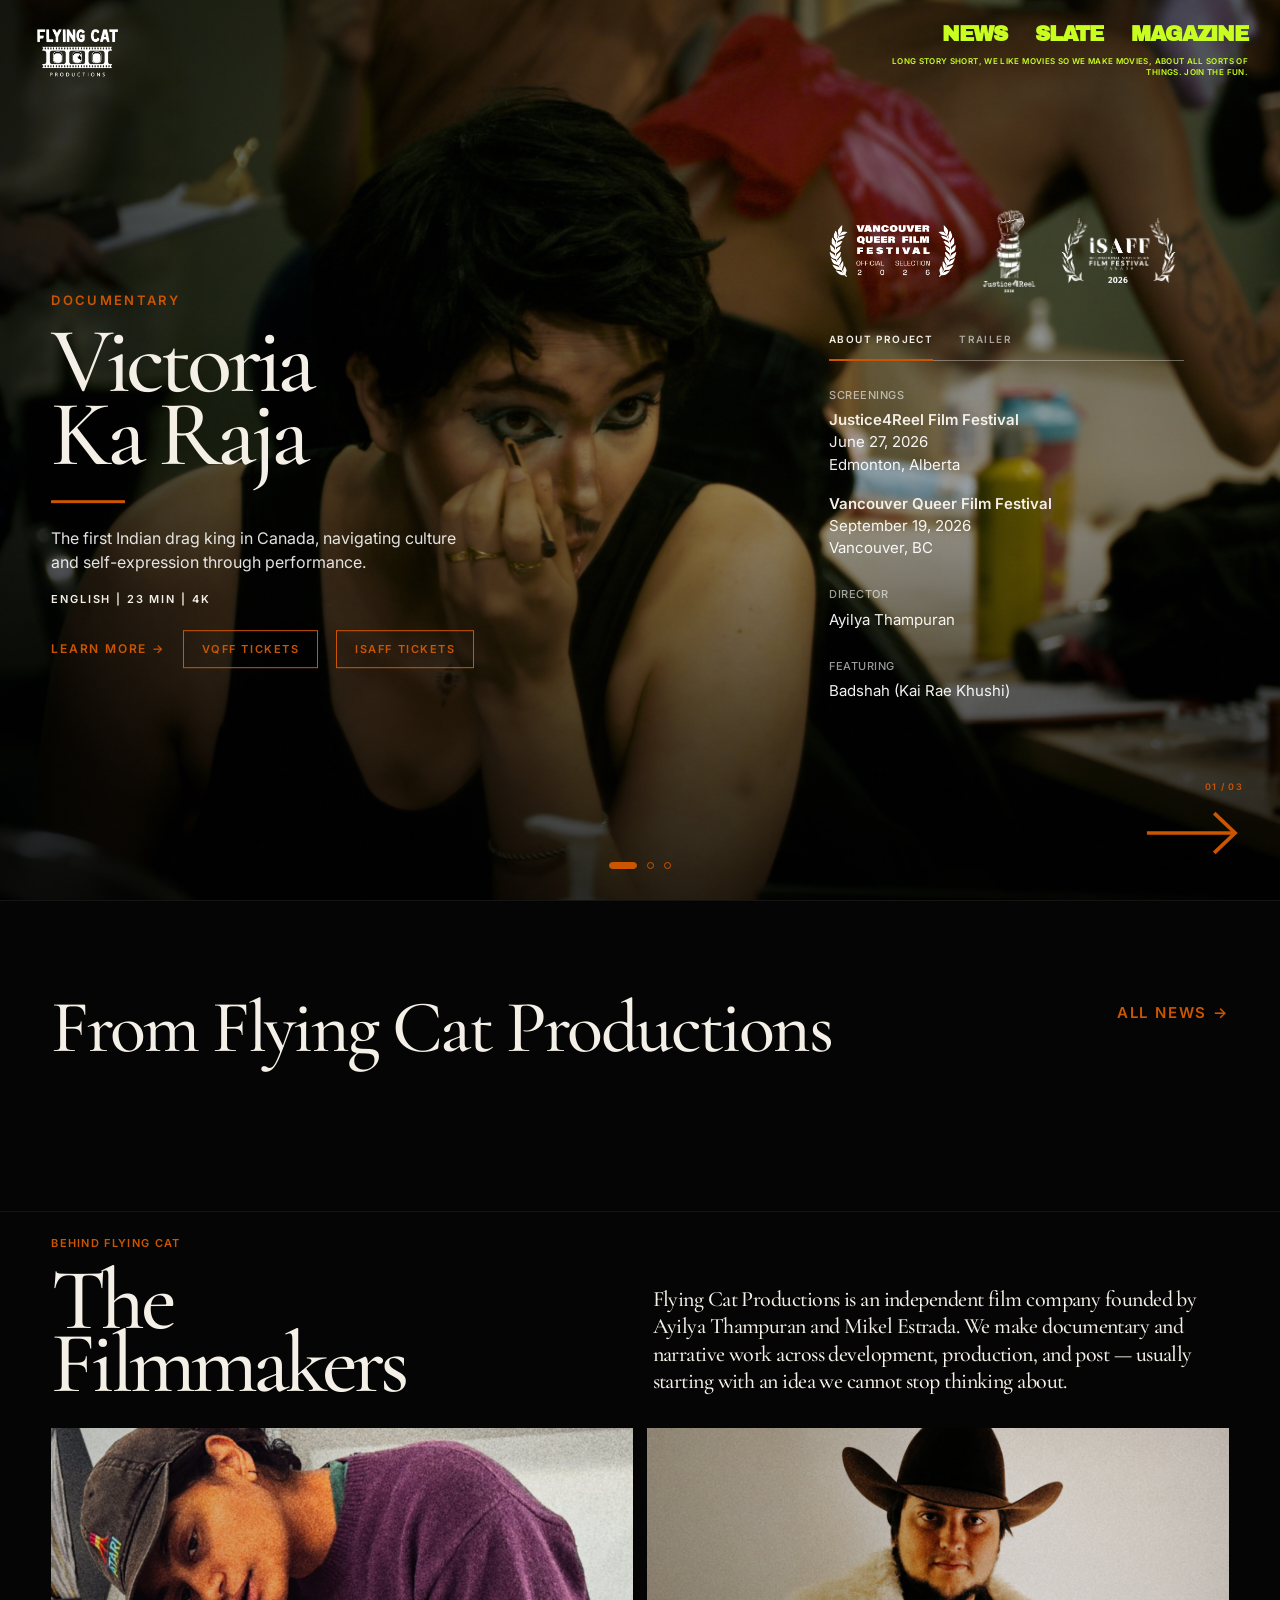
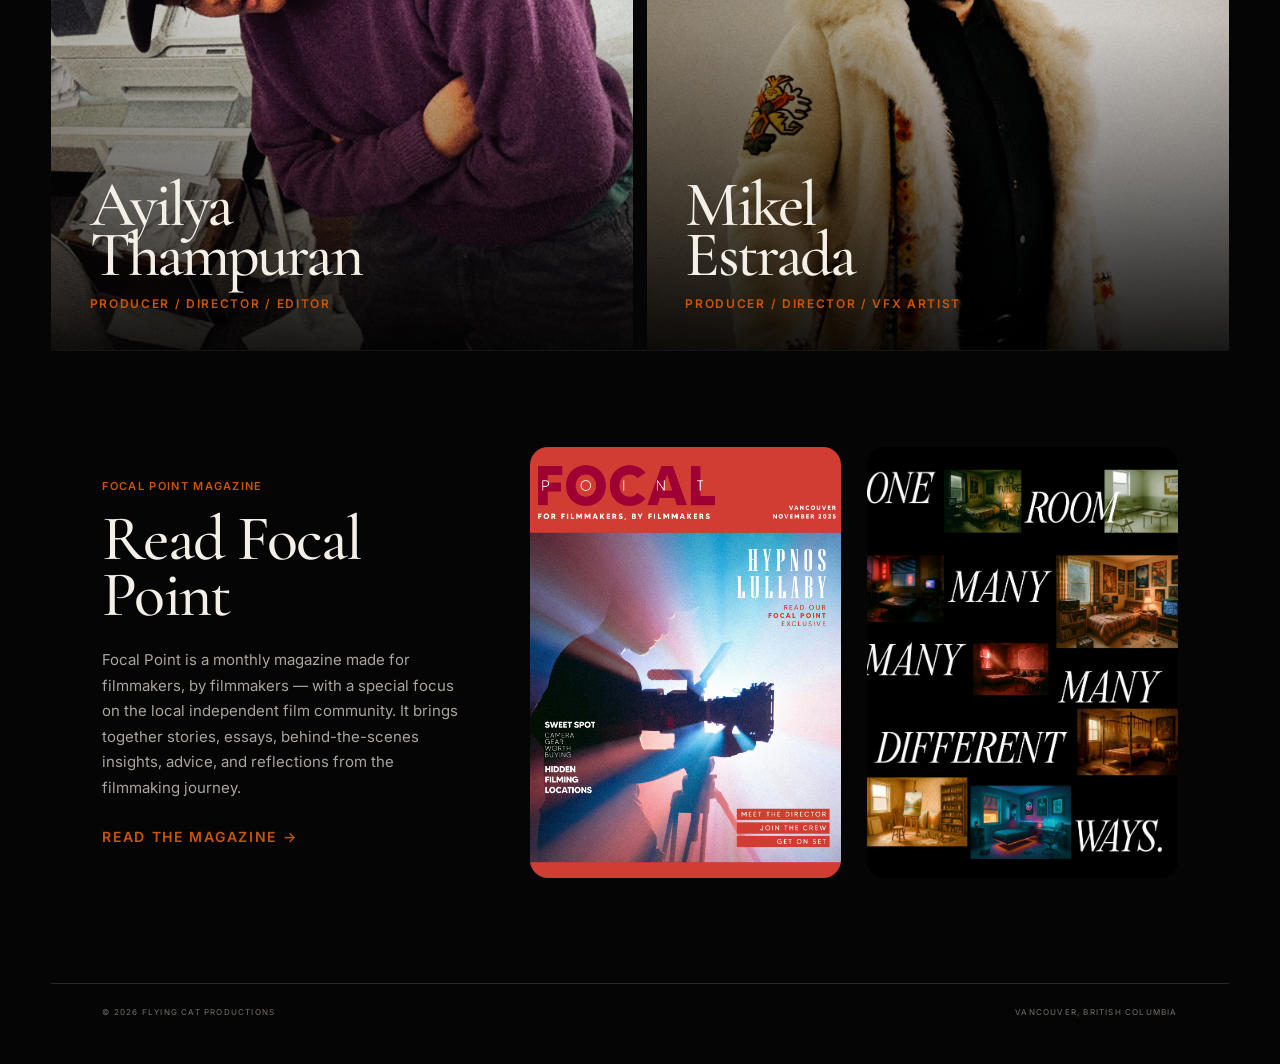
<file: index.html>
<!DOCTYPE html>
<html lang="en">

<head>

<meta charset="UTF-8">

<meta
    name="viewport"
    content="width=device-width, initial-scale=1.0"
>

<title>
    Flying Cat Productions — Independent Film Production in Vancouver
</title>

<meta
    name="description"
    content="Flying Cat Productions is a Vancouver-based independent film company creating documentaries, narrative films and original cinematic work across development, production and post-production."
>

<link
    rel="canonical"
    href="https://www.flyingcatproductions.com/"
>

<link
    rel="icon"
    type="image/png"
    href="assets/favicon.png"
>


<!-- =========================================================
     OPEN GRAPH
     ========================================================= -->

<meta
    property="og:type"
    content="website"
>

<meta
    property="og:title"
    content="Flying Cat Productions — Independent Film Production in Vancouver"
>

<meta
    property="og:description"
    content="Independent documentary and narrative filmmaking from Vancouver, BC."
>

<meta
    property="og:url"
    content="https://www.flyingcatproductions.com/"
>

<meta
    property="og:image"
    content="https://www.flyingcatproductions.com/assets/homepage/victoria-hero.jpg"
>

<meta
    property="og:site_name"
    content="Flying Cat Productions"
>


<!-- =========================================================
     TWITTER
     ========================================================= -->

<meta
    name="twitter:card"
    content="summary_large_image"
>

<meta
    name="twitter:title"
    content="Flying Cat Productions — Independent Film Production in Vancouver"
>

<meta
    name="twitter:description"
    content="Independent documentary and narrative filmmaking from Vancouver, BC."
>

<meta
    name="twitter:image"
    content="https://www.flyingcatproductions.com/assets/homepage/victoria-hero.jpg"
>


<!-- =========================================================
     STRUCTURED DATA
     ========================================================= -->

<script type="application/ld+json">
{
    "@context": "https://schema.org",
    "@graph": [
        {
            "@type": "Organization",
            "@id": "https://www.flyingcatproductions.com/#organization",
            "name": "Flying Cat Productions",
            "url": "https://www.flyingcatproductions.com/",
            "logo": "https://www.flyingcatproductions.com/assets/homepage/flying-cat-logo.png",
            "description": "Flying Cat Productions is a Vancouver-based independent film company creating documentary and narrative work across development, production and post-production.",
            "address": {
                "@type": "PostalAddress",
                "addressLocality": "Vancouver",
                "addressRegion": "British Columbia",
                "addressCountry": "CA"
            },
            "founder": [
                {
                    "@type": "Person",
                    "name": "Ayilya Thampuran"
                },
                {
                    "@type": "Person",
                    "name": "Mikel Estrada"
                }
            ]
        },
        {
            "@type": "WebSite",
            "@id": "https://www.flyingcatproductions.com/#website",
            "url": "https://www.flyingcatproductions.com/",
            "name": "Flying Cat Productions",
            "publisher": {
                "@id": "https://www.flyingcatproductions.com/#organization"
            }
        }
    ]
}
</script>


<link
    rel="preconnect"
    href="https://fonts.googleapis.com"
>

<link
    rel="preconnect"
    href="https://fonts.gstatic.com"
    crossorigin
>

<link
    href="https://fonts.googleapis.com/css2?family=Archivo+Black&family=Cormorant+Garamond:wght@400;500;600&family=Inter:wght@400;500;600&display=swap"
    rel="stylesheet"
>


<link
    rel="stylesheet"
    href="assets/css/header.css"
>

<link
    rel="stylesheet"
    href="assets/css/main.css"
>

</head>


<body>


<!-- =========================================================
     HERO
     ========================================================= -->

<section
    class="hero project-victoria"
    id="films"
>


    <div class="hero-image-wrap">

        <img
            src="assets/homepage/victoria-hero.jpg"
            alt="Badshah in Victoria Ka Raja, a documentary by Flying Cat Productions"
            class="hero-image"
            id="heroImage"
        >

    </div>


    <!-- GLOBAL HEADER -->

    <fcp-header></fcp-header>


    <!-- =====================================================
         LEFT HERO COPY
         ===================================================== -->

    <div class="hero-copy">


        <div
            class="hero-kicker"
            id="heroKicker"
        >
            Documentary
        </div>


        <h1 id="heroTitle">
            Victoria<br>
            Ka Raja
        </h1>


        <div class="hero-rule"></div>


        <p
            class="hero-synopsis"
            id="heroSynopsis"
        >
            The first Indian drag king in Canada,
            navigating culture and self-expression
            through performance.
        </p>


        <div
            class="hero-specs"
            id="heroSpecs"
        >
            English | 23 min | 4K
        </div>


        <!-- MOBILE VKR LAURELS -->

        <div class="mobile-hero-laurels">

            <img
                src="assets/logos/vqff-laurel.png"
                alt="Vancouver Queer Film Festival Official Selection"
                class="mobile-laurel-vqff"
            >

            <img
                src="assets/logos/justice4reel-laurel.png"
                alt="Justice4Reel Film Festival"
                class="mobile-laurel-j4r"
            >

            <img
                src="assets/logos/isaff-logo.png"
                alt="iSAFF"
                class="mobile-laurel-isaff"
            >

        </div>


        <!-- =================================================
             HERO ACTIONS
             ================================================= -->

        <div class="hero-actions">


            <!-- LEARN MORE -->

            <a
                class="view-project"
                id="viewProject"
                href="/victoria-ka-raja"
            >
                Learn More →
            </a>


            <!-- VKR — VQFF -->

            <a
                class="ticket-button"
                id="vqffTicketButton"
                href="https://outonscreen.com/vqff-event/shorts-drag-darlings/"
                target="_blank"
                rel="noopener noreferrer"
            >
                VQFF Tickets
            </a>


            <!-- VKR — iSAFF -->

            <a
                class="ticket-button"
                id="isaffTicketButton"
                href="https://isaff.ca/schedule-2026/"
                target="_blank"
                rel="noopener noreferrer"
            >
                iSAFF Tickets
            </a>


            <!-- CHANDRAKAAL — SEPTEMBER 17 -->

            <a
                class="ticket-button hidden"
                id="chandrakaalTicketButton"
                href="https://outonscreen.com/vqff-event/the-future-is-queer-shorts-journey-to-you/"
                target="_blank"
                rel="noopener noreferrer"
            >
                VQFF PREMIERE
            </a>


            <!-- CHANDRAKAAL — SEPTEMBER 20 -->

            <a
                class="ticket-button hidden"
                id="chandrakaalRelaxedTicketButton"
                href="https://outonscreen.com/vqff-event/relaxed-screening-shorts-journey-to-you/"
                target="_blank"
                rel="noopener noreferrer"
            >
                VQFF DAY 2
            </a>


        </div>


    </div>


    <!-- =====================================================
         RIGHT PROJECT PANEL
         ===================================================== -->

    <aside
        class="hero-metadata"
        id="heroMetadata"
    >


        <!-- VKR LAURELS -->

        <div
            class="hero-laurels"
            id="heroLaurels"
        >


            <div class="hero-laurel-vqff">

                <img
                    src="assets/logos/vqff-laurel.png"
                    alt="Vancouver Queer Film Festival Official Selection"
                >

            </div>


            <div class="hero-laurel-j4r">

                <img
                    src="assets/logos/justice4reel-laurel.png"
                    alt="Justice4Reel Film Festival"
                >

            </div>


            <div class="hero-laurel-isaff">

                <img
                    src="assets/logos/isaff-logo.png"
                    alt="iSAFF"
                >

            </div>


        </div>


        <!-- PROJECT TABS -->

        <div
            class="project-tabs"
            role="tablist"
            aria-label="Project information"
        >


            <button
                class="project-tab active"
                id="aboutProjectTab"
                type="button"
                role="tab"
                aria-selected="true"
            >
                About Project
            </button>


            <button
                class="project-tab"
                id="trailerTab"
                type="button"
                role="tab"
                aria-selected="false"
            >
                Trailer
            </button>


        </div>


        <!-- PANEL -->

        <div
            class="metadata-panel"
            id="metadataPanel"
        >


            <div
                class="about-panel"
                id="aboutPanel"
            >


                <div
                    class="hero-fact"
                    id="factOne"
                >

                    <span class="hero-fact-label">
                        Screenings
                    </span>


                    <div class="screening-entry">

                        <strong>
                            Justice4Reel Film Festival
                        </strong>

                        <br>

                        June 27, 2026

                        <br>

                        Edmonton, Alberta

                    </div>


                    <div class="screening-entry">

                        <strong>
                            Vancouver Queer Film Festival
                        </strong>

                        <br>

                        September 19, 2026

                        <br>

                        Vancouver, BC

                    </div>


                </div>


                <div
                    class="hero-fact"
                    id="factTwo"
                >

                    <span class="hero-fact-label">
                        Director
                    </span>

                    Ayilya Thampuran

                </div>


                <div
                    class="hero-fact"
                    id="factThree"
                >

                    <span class="hero-fact-label">
                        Featuring
                    </span>

                    Badshah (Kai Rae Khushi)

                </div>


            </div>


            <!-- TRAILER PANEL -->

            <div
                class="trailer-panel"
                id="trailerPanel"
            >

                <div
                    id="trailerPlayerHost"
                ></div>


                <div
                    class="trailer-project-title"
                    id="trailerProjectTitle"
                >
                    Victoria Ka Raja — Official Trailer
                </div>


            </div>


        </div>


    </aside>


    <!-- =====================================================
         CAROUSEL CONTROLS
         ===================================================== -->

    <div
        class="carousel-count"
        id="carouselCount"
    >
        01 / 03
    </div>


    <div class="carousel-dots">


        <button
            class="carousel-dot active"
            data-slide="0"
            aria-label="Victoria Ka Raja"
        ></button>


        <button
            class="carousel-dot"
            data-slide="1"
            aria-label="Hypnos Lullaby"
        ></button>


        <button
            class="carousel-dot"
            data-slide="2"
            aria-label="Chandrakaal"
        ></button>


    </div>


    <button
        class="carousel-next"
        id="carouselNext"
        aria-label="Next project"
    >

        <svg
            viewBox="0 0 110 60"
            aria-hidden="true"
        >

            <line
                x1="3"
                y1="30"
                x2="94"
                y2="30"
            />

            <path
                d="M75 10 L96 30 L75 50"
            />

        </svg>

    </button>


</section>

<!-- =========================================================
     NEWS
     ========================================================= -->

<section
    class="section section-news"
    id="news"
>

    <div class="section-inner">


        <div class="section-title">

            <h2>
                From Flying Cat Productions
            </h2>


            <a
                href="/news"
                class="small-orange-link"
            >
                All News →
            </a>

        </div>


        <div
            class="news-grid"
            id="homepageNews"
        ></div>


    </div>

</section>



<!-- =========================================================
     FILMMAKERS
     ========================================================= -->

<section
    class="section section-makers"
    id="about"
>

    <div class="section-inner">


        <!-- =================================================
             INTRO
             ================================================= -->

        <div class="fcp-makers-intro">


            <div class="fcp-makers-heading">

                <div class="eyebrow">
                    Behind Flying Cat
                </div>

                <h2>
                    The<br>
                    Filmmakers
                </h2>

            </div>


            <div class="fcp-makers-statement">

                <p class="fcp-makers-big-copy">
                    
                    Flying Cat Productions is an independent film company
    founded by Ayilya Thampuran and Mikel Estrada.
    We make documentary and narrative work across development,
    production, and post — usually starting with an idea
    we cannot stop thinking about.
                </p>


            

            </div>


        </div>



        <!-- =================================================
             EXPANDING PANELS
             ================================================= -->

        <div
            class="fcp-makers-panels"
            id="fcpMakersPanels"
        >


            <!-- =================================================
                 AYILYA
                 ================================================= -->

            <article
                class="fcp-maker-panel"
                data-maker="ayilya"
                tabindex="0"
            >


                <img
                    src="assets/homepage/ayilya.JPG"
                    alt="Ayilya Thampuran"
                    class="fcp-maker-image"
                >


                <div class="fcp-maker-shade"></div>


                <div class="fcp-maker-content">


                    <div class="fcp-maker-number">
                        01
                    </div>


                    <div class="fcp-maker-name-block">

                        <h3>
                            Ayilya<br>
                            Thampuran
                        </h3>

                        <div class="fcp-maker-role">
                            Producer / Director / Editor
                        </div>

                    </div>


                    <div class="fcp-maker-expanded">

                        <div class="fcp-maker-line"></div>


                        <p>
                            Ayilya Thampuran is a filmmaker based in Vancouver, BC,
                            working across documentary, cinematography, and editing.
                            With training in journalism from the University of British
                            Columbia and film production, she builds visually driven,
                            socially engaged narratives.
                        </p>


                        <p>
                            She thrives on finding and chasing stories about real
                            people, their actions, and how those stories connect to
                            larger issues affecting communities.
                        </p>


                        <a
                            href="https://www.instagram.com/ayi_ayi_captain/"
                            target="_blank"
                            rel="noopener noreferrer"
                            class="fcp-maker-link"
                        >
                            Instagram →
                        </a>

                    </div>


                </div>


            </article>



            <!-- =================================================
                 MIKEL
                 ================================================= -->

            <article
                class="fcp-maker-panel"
                data-maker="mikel"
                tabindex="0"
            >


                <img
                    src="assets/homepage/mikel.jpeg"
                    alt="Mikel Estrada"
                    class="fcp-maker-image"
                >


                <div class="fcp-maker-shade"></div>


                <div class="fcp-maker-content">


                    <div class="fcp-maker-number">
                        02
                    </div>


                    <div class="fcp-maker-name-block">

                        <h3>
                            Mikel<br>
                            Estrada
                        </h3>

                        <div class="fcp-maker-role">
                            Producer / Director / VFX Artist
                        </div>

                    </div>


                    <div class="fcp-maker-expanded">

                        <div class="fcp-maker-line"></div>


                        <p>
                            Mikel Estrada is a Producer and partner at Vancouver-based
                            independent production company Flying Cat Productions.
                            He studied Animation Engineering at Universidad Panamericana
                            and Visual Effects at Kwantlen Polytechnic University.
                        </p>


                        <p>
                            He trained in screenwriting with acclaimed Latin American
                            filmmakers including Carlos Cuarón, Astrid Romero,
                            Marcelo Tobar, and Fernanda Valadez.
                        </p>


                        <a
                            href="https://www.instagram.com/mikelestradada/"
                            target="_blank"
                            rel="noopener noreferrer"
                            class="fcp-maker-link"
                        >
                            Instagram →
                        </a>

                    </div>


                </div>


            </article>


        </div>



        


<!-- =========================================================
     MAGAZINE
     ========================================================= -->

<section
    class="section section-magazine"
    id="magazine"
>

    <div class="section-inner">


        <div class="magazine">


            <div class="magazine-text">


                <div class="eyebrow">
                    Focal Point Magazine
                </div>


                <h2>
                    Read Focal<br>
                    Point
                </h2>


                <p class="magazine-copy">
                    Focal Point is a monthly magazine made
                    for filmmakers, by filmmakers — with a special focus on
                    the local independent film community. It brings together
                    stories, essays, behind-the-scenes insights, advice, and
                    reflections from the filmmaking journey.
                </p>


                <a
                    href="/magazine"
                    class="small-orange-link"
                >
                    Read the Magazine →
                </a>


            </div>



            <div class="magazine-covers">


                <div class="magazine-cover">

                    <img
                        src="assets/homepage/focal-cover.jpg"
                        alt="Focal Point Magazine"
                    >

                </div>


                <div class="magazine-cover">

                    <img
                        src="assets/homepage/focal-room.jpg"
                        alt="Focal Point editorial spread"
                    >

                </div>


            </div>


        </div>


    </div>

</section>

<!-- =========================================================
     FOOTER
     ========================================================= -->

<footer class="footer">

    <span>
        © 2026 Flying Cat Productions
    </span>

    <span>
        Vancouver, British Columbia
    </span>

</footer>



<script>


/* =========================================================
   PROJECT DATA
   ========================================================= */

const projects = [


    /* =====================================================
       VICTORIA KA RAJA
       ===================================================== */

    {
        heroClass:
            "project-victoria",

        title:
            "Victoria<br>Ka Raja",

        kicker:
            "Documentary",

        synopsis:
            "The first Indian drag king in Canada, navigating culture and self-expression through performance.",

        specs:
            "English | 23 min | 4K",

        image:
            "assets/homepage/victoria-hero.jpg",

        imageAlt:
            "Badshah in Victoria Ka Raja, a documentary by Flying Cat Productions",

        trailerId:
            "rZhfV_KAeyo",

        trailerThumbnail:
            "assets/homepage/victoria-trailer-thumb.jpg",

        desktopFocalPoint:
            "37% 50%",

        mobileFocalPoint:
            "37% 50%",

        desktopScale:
            1,

        mobileScale:
            1.08,

        safeCropScale:
            1,

        portraitBoost:
            0.15,

        maxAdaptiveBoost:
            1.10,

        animateImage:
            false,

        link:
            "/victoria-ka-raja",

        showLearnMore:
            true,

        showTickets:
            true,

        showChandrakaalTickets:
            false,

        showLaurels:
            true,

        factOne:
            `
            <span class="hero-fact-label">
                Screenings
            </span>

            <div class="screening-entry">

                <strong>
                    Justice4Reel Film Festival
                </strong>

                <br>

                June 27, 2026

                <br>

                Edmonton, Alberta

            </div>


            <div class="screening-entry">

                <strong>
                    Vancouver Queer Film Festival
                </strong>

                <br>

                September 19, 2026

                <br>

                Vancouver, BC

            </div>
            `,

        factTwo:
            `
            <span class="hero-fact-label">
                Director
            </span>

            Ayilya Thampuran
            `,

        factThree:
            `
            <span class="hero-fact-label">
                Featuring
            </span>

            Badshah (Kai Rae Khushi)
            `
    },


    /* =====================================================
       HYPNOS LULLABY
       ===================================================== */

    {
        heroClass:
            "project-hypnos",

        title:
            "Hypnos<br>Lullaby",

        kicker:
            "Narrative",

        synopsis:
            "In a world where dreaming is feared, a prison warden uncovers a conspiracy exploiting dreamers while hiding that he is one himself.",

        specs:
            "English | 37 min | 4K",

        image:
            "assets/homepage/hypnos-hero.png",

        imageAlt:
            "Hypnos Lullaby, a narrative production by Flying Cat Productions",

        trailerId:
            "B37OvxFMxzE",

        trailerThumbnail:
            "assets/homepage/hypnos-trailer-thumb.jpg",

        desktopFocalPoint:
            "50% 48%",

        mobileFocalPoint:
            "50% 46%",

        desktopScale:
            1,

        mobileScale:
            1,

        safeCropScale:
            1.22,

        portraitBoost:
            0,

        maxAdaptiveBoost:
            1,

        animateImage:
            true,

        link:
            "/hypnos-lullaby",

        showLearnMore:
            true,

        showTickets:
            false,

        showChandrakaalTickets:
            false,

        showLaurels:
            false,

        factOne:
            `
            <span class="hero-fact-label">
                Status
            </span>

            In Development (Post Production)
            `,

        factTwo:
            `
            <span class="hero-fact-label">
                Director
            </span>

            Mikel Estrada
            `,

        factThree:
            `
            <span class="hero-fact-label">
                Featuring
            </span>

            Tahnee Langshaw as
            <strong>Sarah Maddox</strong>

            <br>

            Mozi Mayaleh as
            <strong>Joseph Reade</strong>

            <br>

            Ryan Minaker as
            <strong>Ethan Bowman</strong>

            <br>

            Rebecca Vado as
            <strong>Silvia Warrenhouse</strong>
            `
    },


    /* =====================================================
       CHANDRAKAAL
       ===================================================== */

    {
        heroClass:
            "project-chandrakaal",

        title:
            "Chandrakaal",

        kicker:
            "Animation",

        synopsis:
            "A mythological animated short exploring transformation, identity, and the story of Ila and Sudyumna.",

        specs:
            "English | 5 min | 4K",

        image:
            "/assets/projects/chandrakaal/chandrakaal-screengrab.jpg",

        imageAlt:
            "Chandrakaal, an animated short film by Flying Cat Productions",

        trailerId:
            null,

        trailerThumbnail:
            null,

        desktopFocalPoint:
            "50% 50%",

        mobileFocalPoint:
    "10% 50%",

        desktopScale:
            1,

        mobileScale:
            1,

        safeCropScale:
            1,

        portraitBoost:
            0,

        maxAdaptiveBoost:
            1,

        animateImage:
            false,

        link:
    "/chandrakaal",

showLearnMore:
    true,

        showTickets:
            false,

        showChandrakaalTickets:
            true,

        showLaurels:
            true,

        factOne:
            `
            <span class="hero-fact-label">
                Screenings
            </span>

            <div class="screening-entry">

                <strong>
                    Vancouver Queer Film Festival
                </strong>

                <br>

                September 17, 2026

                <br>
            
                September 20, 2026

                <br>

                Vancouver, BC

            </div>
            `,

        factTwo:
            `
            <span class="hero-fact-label">
                Education
            </span>

            <strong>
                Out In Schools
            </strong>

            <br>

            2026–2027 Educational Programme
            `,

        factThree:
            `
            <span class="hero-fact-label">
                Director
            </span>

            Ayilya Thampuran
            `
    }

];



/* =========================================================
   ELEMENTS
   ========================================================= */

const hero =
    document.querySelector(
        ".hero"
    );


const heroImage =
    document.getElementById(
        "heroImage"
    );


const heroCopy =
    document.querySelector(
        ".hero-copy"
    );


const heroMetadata =
    document.getElementById(
        "heroMetadata"
    );


const heroKicker =
    document.getElementById(
        "heroKicker"
    );


const heroTitle =
    document.getElementById(
        "heroTitle"
    );


const heroSynopsis =
    document.getElementById(
        "heroSynopsis"
    );


const heroSpecs =
    document.getElementById(
        "heroSpecs"
    );


const viewProject =
    document.getElementById(
        "viewProject"
    );


const vqffTicketButton =
    document.getElementById(
        "vqffTicketButton"
    );


const isaffTicketButton =
    document.getElementById(
        "isaffTicketButton"
    );


const chandrakaalTicketButton =
    document.getElementById(
        "chandrakaalTicketButton"
    );


const chandrakaalRelaxedTicketButton =
    document.getElementById(
        "chandrakaalRelaxedTicketButton"
    );


const heroLaurels =
    document.getElementById(
        "heroLaurels"
    );


const factOne =
    document.getElementById(
        "factOne"
    );


const factTwo =
    document.getElementById(
        "factTwo"
    );


const factThree =
    document.getElementById(
        "factThree"
    );


const aboutProjectTab =
    document.getElementById(
        "aboutProjectTab"
    );


const trailerTab =
    document.getElementById(
        "trailerTab"
    );


const metadataPanel =
    document.getElementById(
        "metadataPanel"
    );


const aboutPanel =
    document.getElementById(
        "aboutPanel"
    );


const trailerPanel =
    document.getElementById(
        "trailerPanel"
    );


const trailerPlayerHost =
    document.getElementById(
        "trailerPlayerHost"
    );


const trailerProjectTitle =
    document.getElementById(
        "trailerProjectTitle"
    );


const carouselCount =
    document.getElementById(
        "carouselCount"
    );


const carouselNext =
    document.getElementById(
        "carouselNext"
    );


const carouselDots =
    document.querySelectorAll(
        ".carousel-dot"
    );


let currentProject =
    0;


let panelTransitionTimer =
    null;



/* =========================================================
   IMAGE FRAMING
   ========================================================= */

function getAdaptiveScaleMultiplier(
    project
) {

    const width =
        window.innerWidth;

    const height =
        window.innerHeight;

    const aspectRatio =
        width / height;


    if (
        aspectRatio >= 1.15
    ) {

        return 1;

    }


    const portraitAmount =
        1.15 -
        aspectRatio;


    const boost =
        1 +
        (
            portraitAmount *
            project.portraitBoost
        );


    return Math.min(
        boost,
        project.maxAdaptiveBoost
    );

}



function getProjectFraming(
    project
) {

    const mobile =
        window.innerWidth <= 700;


    const baseScale =
        mobile
            ? project.mobileScale
            : project.desktopScale;


    const focalPoint =
        mobile
            ? project.mobileFocalPoint
            : project.desktopFocalPoint;


    const adaptiveMultiplier =
        getAdaptiveScaleMultiplier(
            project
        );


    const finalScale =
        baseScale
        *
        adaptiveMultiplier
        *
        project.safeCropScale;


    return {

        focalPoint:
            focalPoint,

        scale:
            finalScale

    };

}



function applyStaticFraming(
    project
) {

    const framing =
        getProjectFraming(
            project
        );


    heroImage.style.objectPosition =
        framing.focalPoint;


    heroImage.style.transform =
        `
        translate(-50%, -50%)
        scale(${framing.scale})
        `;

}



function applyHypnosMotion(
    project
) {

    const framing =
        getProjectFraming(
            project
        );


    heroImage.style.objectPosition =
        framing.focalPoint;


    const startScale =
        framing.scale;


    const endScale =
        framing.scale + 0.018;


    heroImage.classList.remove(
        "hypnos-motion"
    );


    heroImage.style.transform =
        `
        translate(-50%, -50%)
        scale(${startScale})
        `;


    void heroImage.offsetWidth;


    heroImage.classList.add(
        "hypnos-motion"
    );


    requestAnimationFrame(
        () => {

            requestAnimationFrame(
                () => {

                    heroImage.style.transform =
                        `
                        translate(-50%, -50%)
                        scale(${endScale})
                        `;

                }
            );

        }
    );

}



/* =========================================================
   TRAILER
   ========================================================= */

function clearTrailerPlayer() {

    trailerPlayerHost.innerHTML =
        "";

}



function buildTrailerPreview(
    project
) {

    clearTrailerPlayer();


    if (
        !project.trailerId
    ) {

        trailerPlayerHost.innerHTML =
            `
            <div class="trailer-coming-soon">

                <span>
                    Trailer Coming Soon
                </span>

            </div>
            `;

        return;

    }


    const player =
        document.createElement(
            "div"
        );


    player.className =
        "trailer-player";


    const startButton =
        document.createElement(
            "button"
        );


    startButton.type =
        "button";


    startButton.className =
        "trailer-start";


    startButton.setAttribute(
        "aria-label",
        `Play ${project.title.replace("<br>", " ")} trailer`
    );


    startButton.innerHTML =
        `
        <img
            class="trailer-thumbnail"
            src="${project.trailerThumbnail}"
            alt=""
        >

        <span class="trailer-play-icon"></span>

        <span class="trailer-start-label">
            Play Trailer
        </span>
        `;


    startButton.addEventListener(
        "click",
        () => {

            const iframe =
                document.createElement(
                    "iframe"
                );


            iframe.src =
                `https://www.youtube-nocookie.com/embed/${project.trailerId}?autoplay=1&controls=1&rel=0&modestbranding=1&playsinline=1&iv_load_policy=3`;


            iframe.title =
                `${project.title.replace("<br>", " ")} Trailer`;


            iframe.allow =
                "autoplay; encrypted-media; picture-in-picture; fullscreen";


            iframe.allowFullscreen =
                true;


            player.innerHTML =
                "";


            player.appendChild(
                iframe
            );

        }
    );


    player.appendChild(
        startButton
    );


    trailerPlayerHost.appendChild(
        player
    );

}



/* =========================================================
   ABOUT / TRAILER PANEL
   ========================================================= */

function applyProjectPanel(
    panelName
) {

    const project =
        projects[
            currentProject
        ];


    const showTrailer =
        panelName ===
        "trailer";


    aboutProjectTab.classList.toggle(
        "active",
        !showTrailer
    );


    trailerTab.classList.toggle(
        "active",
        showTrailer
    );


    aboutProjectTab.setAttribute(
        "aria-selected",
        String(
            !showTrailer
        )
    );


    trailerTab.setAttribute(
        "aria-selected",
        String(
            showTrailer
        )
    );


    aboutPanel.classList.toggle(
        "hidden",
        showTrailer
    );


    trailerPanel.classList.toggle(
        "active",
        showTrailer
    );


    if (
        showTrailer
    ) {

        buildTrailerPreview(
            project
        );


        if (
            project.trailerId
        ) {

            trailerProjectTitle.textContent =
                project.title
                    .replace(
                        "<br>",
                        " "
                    )
                +
                " — Official Trailer";

        }

        else {

            trailerProjectTitle.textContent =
                project.title
                    .replace(
                        "<br>",
                        " "
                    );

        }

    }

    else {

        clearTrailerPlayer();

    }

}



function setProjectPanel(
    panelName,
    animate = true
) {

    clearTimeout(
        panelTransitionTimer
    );


    if (
        !animate
    ) {

        metadataPanel.classList.remove(
            "panel-leaving",
            "panel-entering"
        );


        applyProjectPanel(
            panelName
        );


        return;

    }


    metadataPanel.classList.remove(
        "panel-entering"
    );


    metadataPanel.classList.add(
        "panel-leaving"
    );


    panelTransitionTimer =
        setTimeout(
            () => {


                applyProjectPanel(
                    panelName
                );


                metadataPanel.classList.remove(
                    "panel-leaving"
                );


                metadataPanel.classList.add(
                    "panel-entering"
                );


                void metadataPanel.offsetWidth;


                requestAnimationFrame(
                    () => {

                        requestAnimationFrame(
                            () => {

                                metadataPanel.classList.remove(
                                    "panel-entering"
                                );

                            }
                        );

                    }
                );

            },
            280
        );

}



aboutProjectTab.addEventListener(
    "click",
    () => {

        if (
            aboutProjectTab.classList.contains(
                "active"
            )
        ) {

            return;

        }


        setProjectPanel(
            "about"
        );

    }
);



trailerTab.addEventListener(
    "click",
    () => {

        if (
            trailerTab.classList.contains(
                "active"
            )
        ) {

            return;

        }


        setProjectPanel(
            "trailer"
        );

    }
);



/* =========================================================
   CAROUSEL
   ========================================================= */

function showProject(
    index
) {

    clearTimeout(
        panelTransitionTimer
    );


    currentProject =
        (
            index +
            projects.length
        )
        %
        projects.length;


    const project =
        projects[
            currentProject
        ];


    heroImage.classList.remove(
        "hypnos-motion"
    );


    heroImage.style.opacity =
        "0";


    heroCopy.classList.remove(
        "text-entering"
    );


    heroCopy.classList.add(
        "text-leaving"
    );


    heroMetadata.classList.remove(
        "metadata-entering"
    );


    heroMetadata.classList.add(
        "metadata-leaving"
    );


    setTimeout(
        () => {


            /* HERO CLASS */

            hero.classList.remove(
                "project-victoria",
                "project-hypnos",
                "project-chandrakaal",
                "project-moneyback"
            );


            hero.classList.add(
                project.heroClass
            );


            /* IMAGE */

            heroImage.src =
                project.image;


            heroImage.alt =
                project.imageAlt;


            /* TEXT */

            heroKicker.textContent =
                project.kicker;


            heroTitle.innerHTML =
                project.title;


            heroSynopsis.textContent =
                project.synopsis;


            heroSpecs.textContent =
                project.specs;


            /* LEARN MORE */

            viewProject.href =
                project.link;


            viewProject.classList.toggle(
                "hidden",
                !project.showLearnMore
            );


            /* VKR TICKETS */

            vqffTicketButton.classList.toggle(
                "hidden",
                !project.showTickets
            );


            isaffTicketButton.classList.toggle(
                "hidden",
                !project.showTickets
            );


            /* CHANDRAKAAL TICKETS */

            chandrakaalTicketButton.classList.toggle(
                "hidden",
                !project.showChandrakaalTickets
            );


            chandrakaalRelaxedTicketButton.classList.toggle(
                "hidden",
                !project.showChandrakaalTickets
            );


            /* METADATA */

            factOne.innerHTML =
                project.factOne;


            factTwo.innerHTML =
                project.factTwo;


            factThree.innerHTML =
                project.factThree;


            setProjectPanel(
                "about",
                false
            );


            /* LAURELS */

            heroLaurels.classList.toggle(
                "hidden",
                !project.showLaurels
            );


            /* COUNTER */

            carouselCount.textContent =
                String(
                    currentProject + 1
                )
                .padStart(
                    2,
                    "0"
                )
                +
                " / "
                +
                String(
                    projects.length
                )
                .padStart(
                    2,
                    "0"
                );


            /* DOTS */

            carouselDots.forEach(
                (
                    dot,
                    dotIndex
                ) => {

                    dot.classList.toggle(
                        "active",
                        dotIndex ===
                        currentProject
                    );

                }
            );


            /* IMAGE FRAMING */

            if (
                project.animateImage
            ) {

                applyHypnosMotion(
                    project
                );

            }

            else {

                applyStaticFraming(
                    project
                );

            }


            /* ENTER */

            heroCopy.classList.remove(
                "text-leaving"
            );


            heroCopy.classList.add(
                "text-entering"
            );


            heroMetadata.classList.remove(
                "metadata-leaving"
            );


            heroMetadata.classList.add(
                "metadata-entering"
            );


            void heroCopy.offsetWidth;
            void heroMetadata.offsetWidth;


            heroImage.style.opacity =
                "1";


            requestAnimationFrame(
                () => {

                    requestAnimationFrame(
                        () => {

                            heroCopy.classList.remove(
                                "text-entering"
                            );


                            heroMetadata.classList.remove(
                                "metadata-entering"
                            );

                        }
                    );

                }
            );


        },
        280
    );

}



/* =========================================================
   NEXT BUTTON
   ========================================================= */

carouselNext.addEventListener(
    "click",
    () => {

        showProject(
            currentProject + 1
        );

    }
);



/* =========================================================
   DOT NAVIGATION
   ========================================================= */

carouselDots.forEach(
    dot => {

        dot.addEventListener(
            "click",
            () => {

                showProject(
                    Number(
                        dot.dataset.slide
                    )
                );

            }
        );

    }
);



/* =========================================================
   RESIZE
   ========================================================= */

let resizeFrame;


window.addEventListener(
    "resize",
    () => {

        cancelAnimationFrame(
            resizeFrame
        );


        resizeFrame =
            requestAnimationFrame(
                () => {

                    const project =
                        projects[
                            currentProject
                        ];


                    heroImage.classList.remove(
                        "hypnos-motion"
                    );


                    applyStaticFraming(
                        project
                    );

                }
            );

    }
);



/* =========================================================
   HOMEPAGE NEWS — STRAPI
   ========================================================= */

const STRAPI_URL =
    "https://strapi-cms-focal-point-magazine-production.up.railway.app";


function escapeNewsHtml(
    value
) {

    return String(
        value ?? ""
    )
    .replace(
        /&/g,
        "&amp;"
    )
    .replace(
        /</g,
        "&lt;"
    )
    .replace(
        />/g,
        "&gt;"
    )
    .replace(
        /"/g,
        "&quot;"
    )
    .replace(
        /'/g,
        "&#039;"
    );

}



function formatHomepageNewsDate(
    date
) {

    if (
        !date
    ) {

        return "";

    }


    const parsed =
        new Date(
            `${date}T12:00:00`
        );


    if (
        Number.isNaN(
            parsed.getTime()
        )
    ) {

        return date;

    }


    return new Intl.DateTimeFormat(
        "en-CA",
        {
            month:
                "long",

            day:
                "numeric",

            year:
                "numeric"
        }
    )
    .format(
        parsed
    );

}



async function loadHomepageNews() {

    const newsGrid =
        document.getElementById(
            "homepageNews"
        );


    if (
        !newsGrid
    ) {

        return;

    }


    try {


        const params =
            new URLSearchParams();


        params.set(
            "pagination[pageSize]",
            "2"
        );


        /* LOAD ARTICLE THUMBNAILS */

        params.set(
            "populate[thumbnail]",
            "true"
        );


        params.set(
            "sort[0]",
            "publicationDate:desc"
        );


        params.set(
            "sort[1]",
            "order:asc"
        );


        const response =
            await fetch(
                `${STRAPI_URL}/api/news-articles?${params.toString()}`
            );


        if (
            !response.ok
        ) {

            throw new Error(
                `News API returned ${response.status}`
            );

        }


        const payload =
            await response.json();


        const articles =
            (
                payload.data
                ||
                []
            )
            .map(
                entry =>
                    entry.attributes
                    ?
                    {
                        ...entry.attributes,

                        id:
                            entry.id,

                        documentId:
                            entry.documentId
                    }
                    :
                    entry
            );


        newsGrid.innerHTML =
            articles
            .map(
                article => {


                    const url =
                        `/news/${encodeURIComponent(
                            article.slug
                        )}`;


                    /* =========================================
                       THUMBNAIL
                       Supports Strapi media response formats
                       ========================================= */

                    const thumbnail =
                        article.thumbnail?.data?.attributes
                        ||
                        article.thumbnail?.data
                        ||
                        article.thumbnail
                        ||
                        null;


                    const thumbnailPath =
                        thumbnail?.formats?.large?.url
                        ||
                        thumbnail?.formats?.medium?.url
                        ||
                        thumbnail?.formats?.small?.url
                        ||
                        thumbnail?.url
                        ||
                        "";


                    const thumbnailUrl =
                        thumbnailPath
                        ?
                        (
                            thumbnailPath.startsWith(
                                "http"
                            )
                                ?
                                thumbnailPath
                                :
                                `${STRAPI_URL}${thumbnailPath}`
                        )
                        :
                        "";


                    const thumbnailAlt =
                        thumbnail?.alternativeText
                        ||
                        article.title
                        ||
                        "Flying Cat Productions news article";


                    return `
                        <a
                            href="${escapeNewsHtml(url)}"
                            class="news-card"
                        >

                            ${
                                thumbnailUrl
                                ?
                                `
                                <div class="news-card-image">

                                    <img
                                        src="${escapeNewsHtml(
                                            thumbnailUrl
                                        )}"
                                        alt="${escapeNewsHtml(
                                            thumbnailAlt
                                        )}"
                                        loading="lazy"
                                    >

                                </div>
                                `
                                :
                                ""
                            }


                            <div class="news-card-copy">


                                <div class="eyebrow">

                                    ${escapeNewsHtml(
                                        article.category
                                        ||
                                        "News"
                                    )}

                                    /

                                    ${escapeNewsHtml(
                                        formatHomepageNewsDate(
                                            article.publicationDate
                                        )
                                    )}

                                </div>


                                <h3>

                                    ${escapeNewsHtml(
                                        article.title
                                        ||
                                        "Untitled"
                                    )}

                                </h3>


                                <p>

                                    ${escapeNewsHtml(
                                        article.excerpt
                                        ||
                                        article.subtitle
                                        ||
                                        ""
                                    )}

                                </p>


                            </div>


                        </a>
                    `;

                }
            )
            .join(
                ""
            );


    }

    catch (
        error
    ) {

        console.error(
            "Could not load homepage news:",
            error
        );

    }

}



loadHomepageNews();



/* =========================================================
   MOBILE SWIPE
   ========================================================= */

let touchStartX =
    0;


let touchEndX =
    0;


const SWIPE_THRESHOLD =
    50;



hero.addEventListener(
    "touchstart",
    event => {

        touchStartX =
            event
                .changedTouches[0]
                .screenX;

    },
    {
        passive:
            true
    }
);



hero.addEventListener(
    "touchend",
    event => {


        touchEndX =
            event
                .changedTouches[0]
                .screenX;


        const swipeDistance =
            touchEndX
            -
            touchStartX;


        /* LEFT = NEXT */

        if (
            swipeDistance <
            -SWIPE_THRESHOLD
        ) {

            showProject(
                currentProject + 1
            );

        }


        /* RIGHT = PREVIOUS */

        else if (
            swipeDistance >
            SWIPE_THRESHOLD
        ) {

            showProject(
                currentProject - 1
            );

        }


    },
    {
        passive:
            true
    }
);



/* =========================================================
   INITIAL PROJECT
   ========================================================= */

showProject(
    0
);

</script>



<!-- =========================================================
     SHARED HEADER SCRIPT
     ========================================================= -->

<script src="assets/js/header.js"></script>


</body>

</html>
</file>
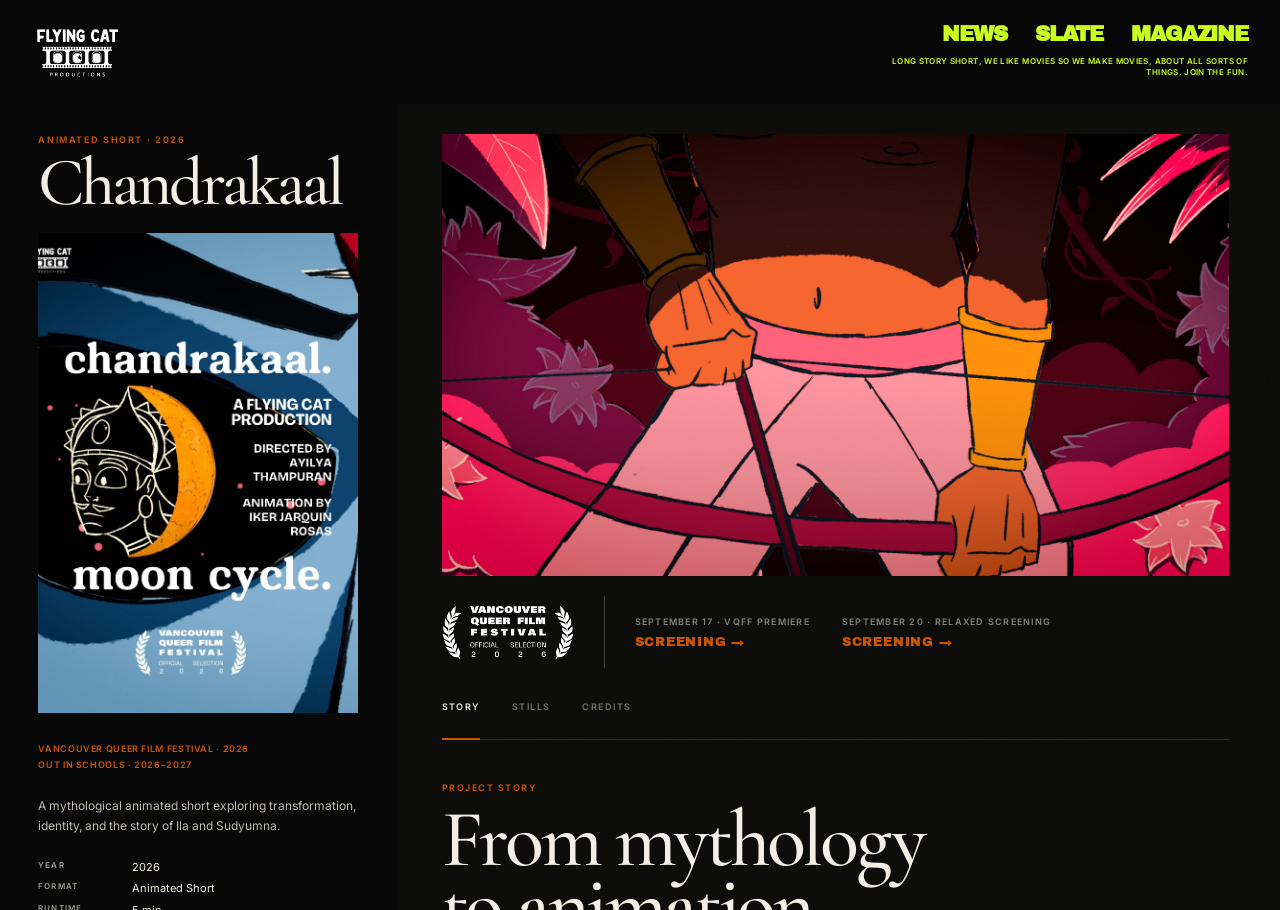
<file: chandrakaal.html>
<!DOCTYPE html>

<html lang="en">

<head>

<meta charset="UTF-8">

<meta
    name="viewport"
    content="width=device-width, initial-scale=1.0"
>

<base href="/">


<title>
    Chandrakaal — Animated Short Film | Flying Cat Productions
</title>


<meta
    name="description"
    content="Chandrakaal is a 2026 animated short film by Flying Cat Productions exploring transformation, identity, and the story of Ila and Sudyumna."
>


<link
    rel="canonical"
    href="https://www.flyingcatproductions.com/chandrakaal"
>


<link
    rel="icon"
    type="image/png"
    href="assets/favicon.png"
>


<!-- =========================================================
     OPEN GRAPH
     ========================================================= -->

<meta
    property="og:type"
    content="website"
>

<meta
    property="og:title"
    content="Chandrakaal — Animated Short Film"
>

<meta
    property="og:description"
    content="A mythological animated short exploring transformation, identity, and the story of Ila and Sudyumna."
>

<meta
    property="og:url"
    content="https://www.flyingcatproductions.com/chandrakaal"
>

<meta
    property="og:image"
    content="https://www.flyingcatproductions.com/assets/projects/chandrakaal/chandrakaal-screengrab.jpg"
>

<meta
    property="og:site_name"
    content="Flying Cat Productions"
>


<!-- =========================================================
     TWITTER
     ========================================================= -->

<meta
    name="twitter:card"
    content="summary_large_image"
>

<meta
    name="twitter:title"
    content="Chandrakaal — Animated Short Film"
>

<meta
    name="twitter:description"
    content="A mythological animated short exploring transformation, identity, and the story of Ila and Sudyumna."
>

<meta
    name="twitter:image"
    content="https://www.flyingcatproductions.com/assets/projects/chandrakaal/chandrakaal-screengrab.jpg"
>


<link
    rel="preconnect"
    href="https://fonts.googleapis.com"
>

<link
    rel="preconnect"
    href="https://fonts.gstatic.com"
    crossorigin
>

<link
    href="https://fonts.googleapis.com/css2?family=Archivo+Black&family=Cormorant+Garamond:wght@400;500;600&family=Inter:wght@400;500;600&display=swap"
    rel="stylesheet"
>


<link
    rel="stylesheet"
    href="assets/css/header.css"
>


<script type="application/ld+json">
{
    "@context": "https://schema.org",
    "@type": "Movie",
    "name": "Chandrakaal",
    "description": "A mythological animated short exploring transformation, identity, and the story of Ila and Sudyumna.",
    "dateCreated": "2026",
    "genre": "Animation",
    "duration": "PT5M",
    "inLanguage": "en",
    "countryOfOrigin": {
        "@type": "Country",
        "name": "Canada"
    },
    "director": {
        "@type": "Person",
        "name": "Ayilya Thampuran"
    },
    "producer": {
        "@type": "Organization",
        "name": "Flying Cat Productions",
        "url": "https://www.flyingcatproductions.com/"
    },
    "url": "https://www.flyingcatproductions.com/chandrakaal",
    "image": "https://www.flyingcatproductions.com/assets/projects/chandrakaal/chandrakaal-screengrab.jpg"
}
</script>


<style>

:root {

    --black: #080808;
    --black-soft: #0d0d0c;

    --white: #f3efe6;

    --muted: #9f9b94;
    --muted-light: #c0bbb3;

    --accent: #CC5500;

    --line:
        rgba(
            255,
            255,
            255,
            0.13
        );
}


/* =========================================================
   RESET
   ========================================================= */

* {
    box-sizing: border-box;
}


html,
body {

    margin: 0;

    width: 100%;
    height: 100%;
}


html {
    background: var(--black);
}


body {

    overflow: hidden;

    background:
        var(--black);

    color:
        var(--white);

    font-family:
        "Inter",
        Arial,
        sans-serif;

    -webkit-font-smoothing:
        antialiased;
}


a {

    color:
        inherit;

    text-decoration:
        none;
}


button {
    font: inherit;
}


img {

    display: block;

    max-width: 100%;
}


/* =========================================================
   GRAIN
   ========================================================= */

body::after {

    content: "";

    position: fixed;

    inset: 0;

    z-index: 9999;

    pointer-events: none;

    opacity: 0.022;

    background-image:
        url("data:image/svg+xml,%3Csvg viewBox='0 0 180 180' xmlns='http://www.w3.org/2000/svg'%3E%3Cfilter id='noise'%3E%3CfeTurbulence type='fractalNoise' baseFrequency='.9' numOctaves='4' stitchTiles='stitch'/%3E%3C/filter%3E%3Crect width='100%25' height='100%25' filter='url(%23noise)' opacity='.4'/%3E%3C/svg%3E");
}


/* =========================================================
   PAGE
   ========================================================= */

.project-layout {

    height:
        calc(
            100vh
            -
            94px
        );

    display:
        grid;

    grid-template-columns:
        minmax(
            320px,
            31%
        )
        minmax(
            0,
            69%
        );

    overflow:
        hidden;
}


/* =========================================================
   LEFT COLUMN
   ========================================================= */

.left-rail {

    height: 100%;

    min-height: 0;

    padding:
        30px
        clamp(
            30px,
            3vw,
            48px
        )
        40px;

    background:
        var(--black);

    overflow-y:
        auto;

    scrollbar-width:
        thin;

    scrollbar-color:
        rgba(
            255,
            255,
            255,
            0.20
        )
        transparent;
}


.left-rail::-webkit-scrollbar {
    width: 4px;
}


.left-rail::-webkit-scrollbar-track {
    background: transparent;
}


.left-rail::-webkit-scrollbar-thumb {

    background:
        rgba(
            255,
            255,
            255,
            0.20
        );

    border-radius:
        99px;
}


/* =========================================================
   PROJECT HEADING
   ========================================================= */

.project-kicker {

    margin-bottom:
        11px;

    color:
        var(--accent);

    font-size:
        9px;

    font-weight:
        600;

    letter-spacing:
        0.18em;

    text-transform:
        uppercase;
}


.project-title {

    margin:
        0
        0
        25px;

    font-family:
        "Cormorant Garamond",
        Georgia,
        serif;

    font-size:
        clamp(
            60px,
            5.3vw,
            88px
        );

    font-weight:
        500;

    line-height:
        0.78;

    letter-spacing:
        -0.045em;
}


/* =========================================================
   POSTER
   ========================================================= */

.project-poster {

    width:
        min(
            100%,
            330px
        );

    aspect-ratio:
        2 / 3;

    margin:
        0
        0
        28px;

    overflow:
        hidden;

    background:
        #151515;
}


.project-poster img {

    width:
        100%;

    height:
        100%;

    object-fit:
        cover;

    object-position:
        center;
}


/* =========================================================
   FESTIVALS
   ========================================================= */

.festival-list {

    margin:
        0
        0
        24px;

    color:
        var(--accent);

    font-size:
        9px;

    font-weight:
        600;

    line-height:
        1.7;

    letter-spacing:
        0.07em;

    text-transform:
        uppercase;
}


/* =========================================================
   SYNOPSIS
   ========================================================= */

.short-synopsis {

    margin:
        0
        0
        24px;

    max-width:
        350px;

    color:
        var(--muted-light);

    font-size:
        12px;

    line-height:
        1.65;
}


/* =========================================================
   METADATA
   ========================================================= */

.project-meta {

    display:
        grid;

    grid-template-columns:
        82px
        minmax(
            0,
            1fr
        );

    gap:
        7px
        12px;

    margin-bottom:
        24px;
}


.meta-key {

    color:
        var(--muted);

    font-size:
        8px;

    font-weight:
        600;

    letter-spacing:
        0.13em;

    text-transform:
        uppercase;
}


.meta-value {

    color:
        var(--white);

    font-size:
        11px;

    line-height:
        1.35;
}


/* =========================================================
   RIGHT COLUMN
   ========================================================= */

.right-column {

    height:
        100%;

    min-height:
        0;

    overflow-y:
        auto;

    overflow-x:
        hidden;

    padding:
        30px
        clamp(
            34px,
            4vw,
            62px
        )
        80px
        clamp(
            30px,
            3.5vw,
            52px
        );

    background:
        var(--black-soft);

    scrollbar-width:
        thin;
}


/* =========================================================
   HERO IMAGE
   ========================================================= */

.project-hero {

    position:
        relative;

    width:
        100%;

    aspect-ratio:
        16 / 9;

    overflow:
        hidden;

    background:
        #000;
}


.project-hero img {

    width:
        100%;

    height:
        100%;

    object-fit:
        cover;

    object-position:
        center;
}


.project-hero::after {

    content:
        "";

    position:
        absolute;

    inset:
        0;

    pointer-events:
        none;

    background:
        linear-gradient(
            180deg,
            rgba(
                0,
                0,
                0,
                0
            )
            55%,
            rgba(
                0,
                0,
                0,
                0.18
            )
            100%
        );
}


/* =========================================================
   ACCOLADES
   ========================================================= */

.accolades-row {

    width:
        100%;

    display:
        flex;

    align-items:
        center;

    gap:
        30px;

    padding:
        20px
        0
        22px;
}


.laurels {

    display:
        flex;

    align-items:
        center;

    flex:
        0
        0
        auto;
}


.laurel-vqff {

    width:
        132px;
}


.laurel-vqff img {

    width:
        100%;

    height:
        auto;

    object-fit:
        contain;
}


.accolades-divider {

    width:
        1px;

    height:
        72px;

    flex:
        0
        0
        auto;

    background:
        rgba(
            255,
            255,
            255,
            0.22
        );
}


/* =========================================================
   TICKET LINKS
   ========================================================= */

.ticket-group {

    display:
        flex;

    align-items:
        flex-start;

    gap:
        32px;

    flex-wrap:
        wrap;
}


.ticket-link {

    display:
        flex;

    flex-direction:
        column;

    align-items:
        flex-start;

    justify-content:
        center;

    gap:
        8px;

    color:
        #fff;

    transition:
        opacity
        0.2s
        ease;
}


.ticket-link:hover {
    opacity: 0.7;
}


.ticket-label {

    font-family:
        "Inter",
        Arial,
        sans-serif;

    font-size:
        9px;

    font-weight:
        600;

    line-height:
        1.3;

    letter-spacing:
        0.14em;

    text-transform:
        uppercase;

    color:
        rgba(
            255,
            255,
            255,
            0.48
        );
}


.ticket-action {

    font-family:
        "Archivo Black",
        "Arial Black",
        sans-serif;

    font-size:
        13px;

    line-height:
        1;

    letter-spacing:
        0.06em;

    text-transform:
        uppercase;

    color:
        var(--accent);
}


/* =========================================================
   TABS
   ========================================================= */

.tabs {

    height:
        50px;

    display:
        flex;

    align-items:
        flex-end;

    gap:
        32px;

    border-bottom:
        1px solid
        var(--line);
}


.tab-button {

    position:
        relative;

    height:
        50px;

    padding:
        0
        0
        15px;

    color:
        #77736c;

    border:
        0;

    background:
        transparent;

    font-size:
        9px;

    font-weight:
        600;

    letter-spacing:
        0.16em;

    text-transform:
        uppercase;

    cursor:
        pointer;
}


.tab-button:hover,
.tab-button.active {

    color:
        var(--white);
}


.tab-button.active::after {

    content:
        "";

    position:
        absolute;

    left:
        0;

    right:
        0;

    bottom:
        -1px;

    height:
        2px;

    background:
        var(--accent);
}


/* =========================================================
   TAB CONTENT
   ========================================================= */

.tab-content {

    padding:
        42px
        6px
        30px
        0;
}


.tab-panel {
    display: none;
}


.tab-panel.active {
    display: block;
}


/* =========================================================
   STORY
   ========================================================= */

.story-kicker {

    margin-bottom:
        14px;

    color:
        var(--accent);

    font-size:
        9px;

    font-weight:
        600;

    letter-spacing:
        0.17em;

    text-transform:
        uppercase;
}


.story-title {

    max-width:
        930px;

    margin:
        0
        0
        35px;

    font-family:
        "Cormorant Garamond",
        Georgia,
        serif;

    font-size:
        clamp(
            66px,
            6.3vw,
            100px
        );

    font-weight:
        500;

    line-height:
        0.81;

    letter-spacing:
        -0.04em;
}


.story-body {

    max-width:
        820px;
}


.story-body p {

    margin:
        0
        0
        25px;

    color:
        #c6c1b8;

    font-size:
        14px;

    line-height:
        1.82;
}


.story-body h3 {

    margin:
        58px
        0
        20px;

    font-family:
        "Cormorant Garamond",
        Georgia,
        serif;

    font-size:
        44px;

    font-weight:
        500;

    line-height:
        0.95;
}


/* =========================================================
   STILLS
   ========================================================= */

.gallery-intro {

    max-width:
        650px;

    margin:
        0
        0
        30px;

    color:
        var(--muted);

    font-size:
        12px;

    line-height:
        1.65;
}


.stills-gallery {
    display: grid;
    grid-template-columns: repeat(2, minmax(0, 1fr));
    gap: 14px;
    width: 100%;
}


.still-item {
    width: 100%;
    margin: 0;
    overflow: hidden;
    background: #151515;
}


.still-item img {

    width:
        100%;

    height:
        auto;

    display:
        block;

    transition:
        transform
        0.45s
        ease;
}


.still-item:hover img {

    transform:
        scale(
            1.015
        );
}


/* =========================================================
   CREDITS
   ========================================================= */

.credits-tab-header {

    margin-bottom:
        36px;
}


.credits-tab-kicker {

    margin-bottom:
        12px;

    color:
        var(--accent);

    font-size:
        9px;

    font-weight:
        600;

    letter-spacing:
        0.17em;

    text-transform:
        uppercase;
}


.credits-tab-title {

    margin:
        0;

    font-family:
        "Cormorant Garamond",
        Georgia,
        serif;

    font-size:
        clamp(
            58px,
            5vw,
            78px
        );

    font-weight:
        500;

    line-height:
        0.85;

    letter-spacing:
        -0.035em;
}


.credits-list {

    width:
        100%;

    max-width:
        820px;

    border-top:
        1px solid
        var(--line);
}


.credit-row {

    display:
        grid;

    grid-template-columns:
        minmax(
            160px,
            0.65fr
        )
        minmax(
            0,
            1.35fr
        );

    gap:
        30px;

    padding:
        15px
        0;

    border-bottom:
        1px solid
        var(--line);
}


.credit-role {

    color:
        var(--muted);

    font-size:
        9px;

    font-weight:
        600;

    letter-spacing:
        0.1em;

    text-transform:
        uppercase;
}


.credit-name {

    color:
        var(--white);

    font-size:
        13px;

    line-height:
        1.5;
}


/* =========================================================
   TABLET
   ========================================================= */

@media
(max-width: 1050px) {

    .project-layout {

        grid-template-columns:
            36%
            64%;
    }


    .left-rail {

        padding:
            28px
            24px
            40px;
    }


    .right-column {

        padding:
            28px
            27px
            70px;
    }


    .project-title {

        font-size:
            clamp(
                52px,
                7vw,
                72px
            );
    }


    .project-poster {

        width:
            100%;

        max-width:
            300px;
    }


    .story-title {

        font-size:
            clamp(
                56px,
                7vw,
                78px
            );
    }


    .laurel-vqff {

        width:
            110px;
    }


    .ticket-group {

        gap:
            20px;
    }


    .tabs {

        gap:
            24px;
    }

}


/* =========================================================
   MOBILE
   ========================================================= */

@media
(max-width: 720px) {

    html,
    body {

        height:
            auto;
    }


    body {

        overflow-y:
            auto;
    }


    .project-layout {

        height:
            auto;

        display:
            block;

        overflow:
            visible;
    }


    .left-rail {

        height:
            auto;

        overflow:
            visible;

        padding:
            30px
            18px
            45px;
    }


    .project-title {

        font-size:
            68px;

        margin-bottom:
            25px;
    }


    .project-poster {

        width:
            min(
                82vw,
                330px
            );

        aspect-ratio:
            2 / 3;
    }


    .right-column {

        height:
            auto;

        overflow:
            visible;

        padding:
            0
            18px
            60px;
    }


    .project-hero {

        aspect-ratio:
            16 / 9;
    }


    .accolades-row {

        align-items:
            center;

        gap:
            18px;

        padding:
            18px
            0;

        flex-wrap:
            wrap;
    }


    .accolades-divider {

        height:
            58px;
    }


    .laurel-vqff {

        width:
            92px;
    }


    .ticket-group {

        gap:
            18px;
    }


    .ticket-label {

        font-size:
            8px;
    }


    .ticket-action {

        font-size:
            11px;
    }


    .tabs {

        gap:
            21px;

        overflow-x:
            auto;

        scrollbar-width:
            none;
    }


    .tabs::-webkit-scrollbar {

        display:
            none;
    }


    .tab-button {

        flex:
            0
            0
            auto;
    }


    .tab-content {

        padding:
            36px
            0
            20px;
    }


    .story-title {

        font-size:
            58px;
    }


    .stills-gallery {
    grid-template-columns: 1fr;
}


    .credit-row {

        grid-template-columns:
            1fr;

        gap:
            7px;

        padding:
            16px
            0;
    }

}

/* =========================================================
   CHANDRAKAAL — KEEP TAB CONTENT INSIDE RIGHT COLUMN
   ========================================================= */

.right-column {
    min-width: 0;
}

.tab-content {
    width: 100%;
    min-width: 0;
    overflow: hidden;
}

.tab-panel {
    width: 100%;
    min-width: 0;
}

#stills {
    width: 100%;
    min-width: 0;
}

.stills-gallery {
    width: 100%;
    max-width: 100%;
    margin: 0;
    padding: 0;
}

.still-item {
    width: 100%;
    max-width: 100%;
}

.still-item img {
    width: 100%;
    max-width: 100%;
    height: auto;
}
/* =========================================================
   CHANDRAKAAL — TAB LAYOUT FIX
   ========================================================= */

.right-column {
    position: relative;
    min-width: 0;
}

.tabs,
.tab-content {
    position: relative;
    width: 100%;
    max-width: 100%;
    min-width: 0;
    left: auto;
    right: auto;
    margin-left: 0;
    margin-right: 0;
}

.tab-panel,
.tab-panel.active,
#story,
#stills,
#credits {
    position: static !important;
    width: 100% !important;
    max-width: 100% !important;
    min-width: 0 !important;
    left: auto !important;
    right: auto !important;
    top: auto !important;
    transform: none !important;
    margin-left: 0 !important;
    margin-right: 0 !important;
}

.stills-gallery {
    position: static !important;
    display: grid;
    grid-template-columns: repeat(2, minmax(0, 1fr));
    gap: 14px;

    width: 100% !important;
    max-width: 100% !important;

    margin: 0 !important;
    padding: 0 !important;

    left: auto !important;
    right: auto !important;
    transform: none !important;
}

.still-item {
    position: static !important;

    width: 100% !important;
    max-width: 100% !important;

    margin: 0 !important;

    overflow: hidden;
}

.still-item img {
    display: block;

    width: 100% !important;
    max-width: 100% !important;
    height: auto;

    margin: 0;
    transform: none;
}

@media (max-width: 720px) {

    .stills-gallery {
        grid-template-columns: 1fr;
    }

}
</style>

</head>


<body>


<!-- =========================================================
     GLOBAL HEADER
     ========================================================= -->

<fcp-header></fcp-header>


<!-- =========================================================
     PROJECT
     ========================================================= -->

<main class="project-layout">


<!-- =========================================================
     LEFT COLUMN
     ========================================================= -->

<aside class="left-rail">


    <div class="project-kicker">
        Animated Short · 2026
    </div>


    <h1 class="project-title">
        Chandrakaal
    </h1>


    <div class="project-poster">

        <img
    src="assets/projects/chandrakaal/chandrakaal-poster.jpg"
    alt="Chandrakaal film poster"
>

    </div>


    <!-- FESTIVALS -->

    <div class="festival-list">

        Vancouver Queer Film Festival · 2026

        <br>

        Out In Schools · 2026–2027

    </div>


    <!-- DESCRIPTION -->

    <p class="short-synopsis">

        A mythological animated short exploring
        transformation, identity, and the story
        of Ila and Sudyumna.

    </p>


    <!-- METADATA -->

    <div class="project-meta">


        <div class="meta-key">
            Year
        </div>

        <div class="meta-value">
            2026
        </div>


        <div class="meta-key">
            Format
        </div>

        <div class="meta-value">
            Animated Short
        </div>


        <div class="meta-key">
            Runtime
        </div>

        <div class="meta-value">
            5 min
        </div>


        <div class="meta-key">
            Language
        </div>

        <div class="meta-value">
            English
        </div>


        <div class="meta-key">
            Country
        </div>

        <div class="meta-value">
            Canada
        </div>


        <div class="meta-key">
            Director
        </div>

        <div class="meta-value">
            Ayilya Thampuran
        </div>


        <div class="meta-key">
            Production
        </div>

        <div class="meta-value">
            Flying Cat Productions
        </div>


    </div>


</aside>



<!-- =========================================================
     RIGHT COLUMN
     ========================================================= -->

<section class="right-column">


    <!-- =====================================================
         HERO
         ===================================================== -->

    <div class="project-hero">

        <img
            src="assets/projects/chandrakaal/VKR_Screengrab200.jpg"
            alt="Still from Chandrakaal"
        >

    </div>



    <!-- =====================================================
         ACCOLADES + SCREENING LINKS
         ===================================================== -->

    <div class="accolades-row">


        <div class="laurels">

            <div class="laurel-vqff">

                <img
                    src="assets/logos/vqff-laurel.png"
                    alt="Vancouver Queer Film Festival Official Selection"
                >

            </div>

        </div>


        <div class="accolades-divider"></div>


        <div class="ticket-group">


            <a
                class="ticket-link"
                href="https://outonscreen.com/vqff-event/the-future-is-queer-shorts-journey-to-you/"
                target="_blank"
                rel="noopener noreferrer"
            >

                <span class="ticket-label">
                    September 17 · VQFF Premiere
                </span>

                <span class="ticket-action">
                    Screening →
                </span>

            </a>


            <a
                class="ticket-link"
                href="https://outonscreen.com/vqff-event/relaxed-screening-shorts-journey-to-you/"
                target="_blank"
                rel="noopener noreferrer"
            >

                <span class="ticket-label">
                    September 20 · Relaxed Screening
                </span>

                <span class="ticket-action">
                    Screening →
                </span>

            </a>


        </div>


    </div>



    <!-- =====================================================
         TABS
         ===================================================== -->

    <nav
        class="tabs"
        aria-label="Project content"
    >


        <button
            class="tab-button active"
            data-tab="story"
        >
            Story
        </button>


        <button
            class="tab-button"
            data-tab="stills"
        >
            Stills
        </button>


        <button
            class="tab-button"
            data-tab="credits"
        >
            Credits
        </button>


    </nav>



    <!-- =====================================================
         TAB CONTENT
         ===================================================== -->

    <div class="tab-content">


        <!-- =================================================
             STORY
             ================================================= -->

        <section
            class="tab-panel active"
            id="story"
        >


            <div class="story-kicker">
    Project Story
</div>

<h2 class="story-title">
    From mythology<br>
    to animation.
</h2>

<div class="story-body">

    <p>
        Chandrakaal is a five-minute animated short based on the Hindu mythological story of Ila and Sudyumna. The film was directed by Ayilya Thampuran, with visuals and animation by Iker Jarquin Rosas.
    </p>

    <p>
        The story was chosen because it closely reflected the themes of gender fluidity already central to Victoria Ka Raja and to Badshah’s story. Ila and Sudyumna offered a way to connect those themes to South Asian mythology and to show that ideas around gender transformation and fluidity are not new or foreign to the culture.
    </p>

    <p>
        The film also looks beyond gender transformation alone. One of the ideas running through the story is that love can still find you even when you believe it will not. The mythology also opens up a conversation around the historical preference for male children and the rejection or devaluing of girl children, which became another layer of the film alongside identity and transformation.
    </p>

    <p>
        Chandrakaal was made over the course of approximately one month. The process began with rough sketches in a notebook, which were developed into storyboards before the animation itself began. The storyboards were especially important because the film had to communicate a fairly complex myth in a very short runtime, so we had to decide early what needed to be shown visually and what could be carried by the voiceover.
    </p>

    <p>
        Iker handled the character design, backgrounds, and keyframes, establishing the visual foundation of the film. Ayilya created the storyboards and handled much of the movement and timing of the animation, building the transitions between key poses and shaping how the shots played together in sequence.
    </p>

    <p>
        The animation was created frame by frame, generally working at around 8 to 12 frames per second to keep the production manageable within the limited schedule. Character designs were created for Ila, Sudyumna, Shiva, Boodh, and Vivaswathamanu. For the section depicting Boodh’s birth, the film also uses symbolic representations of Jupiter and the Moon in their celestial forms.
    </p>

    <p>
        Pink became the dominant colour throughout the film, drawing from Rani Pink, a vivid shade strongly associated with Indian clothing, celebration, and visual culture. The colour helped ground the film in an Indian visual language while also giving the animation a consistent and recognisable style across different characters, settings, and periods of time.
    </p>

    <p>
        One of the most difficult sequences to animate was the transformation from Ila into Sudyumna. We wanted that moment to feel more detailed than the rest of the film, so we used more frames than usual to make the transformation more gradual and deliberate.
    </p>

    <p>
        The Warli-inspired sequence was another major challenge. It was designed to bridge the time between the mythological past and the present. Each individual figure had to be animated separately before being brought into a much larger composition, which made the sequence technically heavy. Every character then had to be timed individually so that the figures could move together across the horizontal cut of a tree trunk while the tree itself appeared to age, using the composition to show the passage of time.
    </p>

    <p>
        The voiceover was performed by Ayilya Thampuran and recorded at Burnaby Public Library. Ayilya also handled the compositing and final assembly of the visuals, bringing the individual frames, voiceover, and animation elements together in Adobe Premiere Pro.
    </p>

</div>


            


        </section>



        <!-- =================================================
             STILLS
             ================================================= -->

        <section
            class="tab-panel"
            id="stills"
        >


            <p class="gallery-intro">

                Selected frames from Chandrakaal.

            </p>


            <div class="stills-gallery">


                <figure class="still-item">

                    <img
                        src="assets/projects/chandrakaal/chandrakaal-screengrab.jpg"
                        alt="Chandrakaal film still"
                        loading="lazy"
                    >

                </figure>


                <figure class="still-item">

                    <img
                        src="assets/projects/chandrakaal/VKR_Screengrab10.jpg"
                        alt="Chandrakaal film still"
                        loading="lazy"
                    >

                </figure>


                <figure class="still-item">

                    <img
                        src="assets/projects/chandrakaal/VKR_Screengrab30.jpg"
                        alt="Chandrakaal film still"
                        loading="lazy"
                    >

                </figure>


                <figure class="still-item">

                    <img
                        src="assets/projects/chandrakaal/VKR_Screengrab50.jpg"
                        alt="Chandrakaal film still"
                        loading="lazy"
                    >

                </figure>


               


                <figure class="still-item">

                    <img
                        src="assets/projects/chandrakaal/VKR_Screengrab110.jpg"
                        alt="Chandrakaal film still"
                        loading="lazy"
                    >

                </figure>


                <figure class="still-item">

                    <img
                        src="assets/projects/chandrakaal/VKR_Screengrab200.jpg"
                        alt="Chandrakaal film still"
                        loading="lazy"
                    >

                </figure>


                <figure class="still-item">

                    <img
                        src="assets/projects/chandrakaal/VKR_Screengrab1000.jpg"
                        alt="Chandrakaal film still"
                        loading="lazy"
                    >

                </figure>


            </div>


        </section>



        <!-- =================================================
             CREDITS
             ================================================= -->

        <section
            class="tab-panel"
            id="credits"
        >


            <div class="credits-tab-header">


                <div class="credits-tab-kicker">
                    Film Credits
                </div>


                <h2 class="credits-tab-title">
                    Credits
                </h2>


            </div>


            <div class="credits-list">

    <div class="credit-row">
        <div class="credit-role">
            Director
        </div>

        <div class="credit-name">
            Ayilya Thampuran
        </div>
    </div>


    <div class="credit-row">
        <div class="credit-role">
            Visuals / Animation
        </div>

        <div class="credit-name">
            Iker Jarquin Rosas
        </div>
    </div>


    <div class="credit-row">
        <div class="credit-role">
            Compositing / Voiceover
        </div>

        <div class="credit-name">
            Ayilya Thampuran
        </div>
    </div>

</div>


        </section>


    </div>


</section>


</main>



<!-- =========================================================
     SHARED HEADER
     ========================================================= -->

<script src="assets/js/header.js"></script>


<!-- =========================================================
     TAB LOGIC
     ========================================================= -->

<script>

const tabButtons =
    document.querySelectorAll(
        ".tab-button"
    );


const tabPanels =
    document.querySelectorAll(
        ".tab-panel"
    );


tabButtons.forEach(
    button => {

        button.addEventListener(
            "click",
            () => {


                const target =
                    button.dataset.tab;


                tabButtons.forEach(
                    item => {

                        item.classList.remove(
                            "active"
                        );

                    }
                );


                tabPanels.forEach(
                    panel => {

                        panel.classList.remove(
                            "active"
                        );

                    }
                );


                button.classList.add(
                    "active"
                );


                document
                    .getElementById(
                        target
                    )
                    .classList
                    .add(
                        "active"
                    );


            }
        );

    }
);

</script>


</body>

</html>
</file>
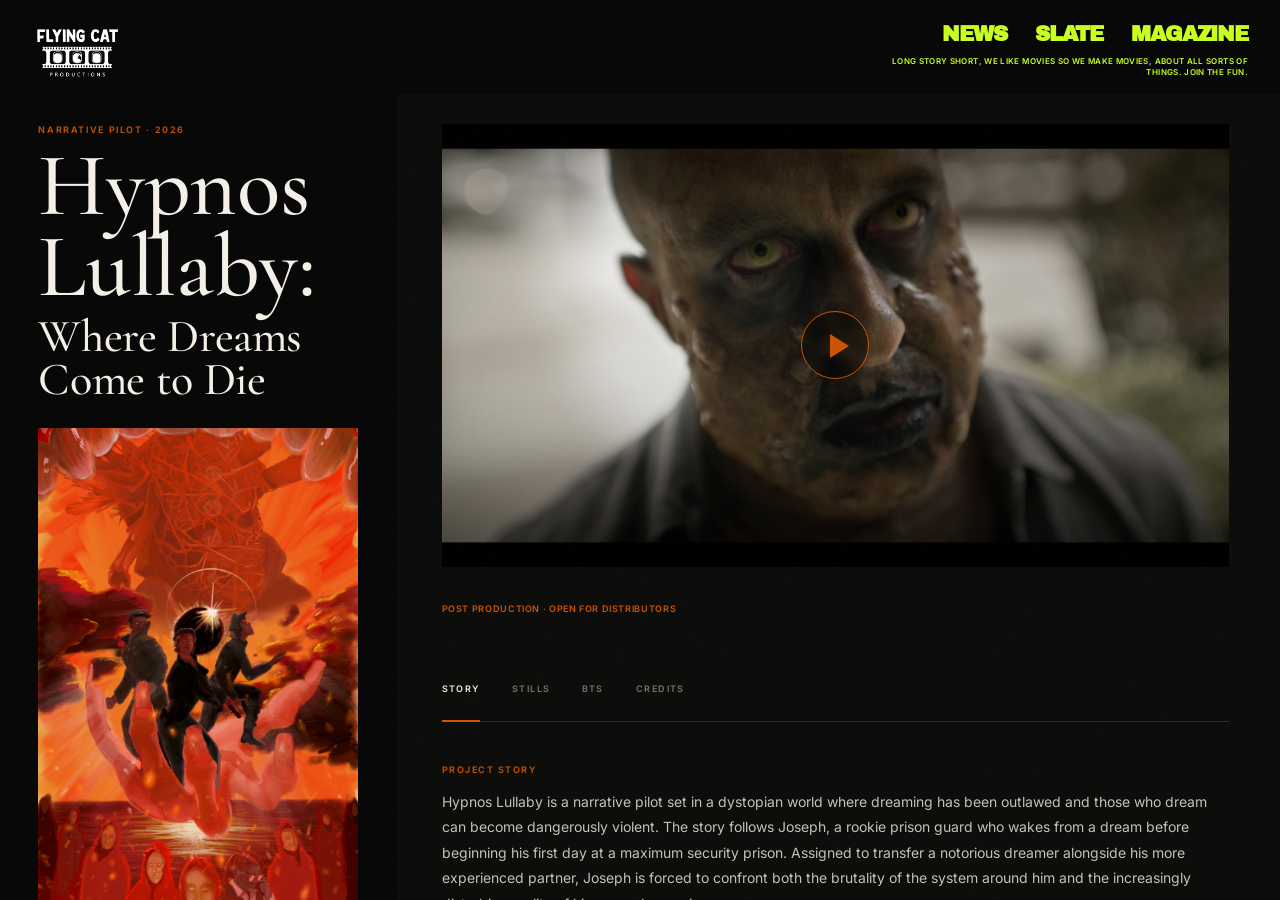
<file: hypnos-lullaby.html>
<!DOCTYPE html>
<html lang="en">

<head>

<meta charset="UTF-8">

<meta
    name="viewport"
    content="width=device-width, initial-scale=1.0"
>


<title>
    Hypnos Lullaby: Where Dreams Come to Die — Thriller Pilot | Flying Cat Productions
</title>


<meta
    name="description"
    content="Hypnos Lullaby: Where Dreams Come to Die is a 37-minute thriller pilot about a prison warden uncovering a conspiracy exploiting dreamers while hiding that he is one himself."
>


<link
    rel="canonical"
    href="https://www.flyingcatproductions.com/hypnos-lullaby"
>


<link
    rel="icon"
    type="image/png"
    href="assets/favicon.png"
>


<!-- =========================================================
     OPEN GRAPH
     ========================================================= -->

<meta
    property="og:type"
    content="website"
>

<meta
    property="og:title"
    content="Hypnos Lullaby: Where Dreams Come to Die"
>

<meta
    property="og:description"
    content="A thriller pilot about a prison warden uncovering a conspiracy exploiting dreamers while hiding that he is one himself."
>

<meta
    property="og:url"
    content="https://www.flyingcatproductions.com/hypnos-lullaby"
>

<meta
    property="og:image"
    content="https://www.flyingcatproductions.com/assets/homepage/hypnos-hero.png"
>

<meta
    property="og:site_name"
    content="Flying Cat Productions"
>


<!-- =========================================================
     TWITTER / SOCIAL CARD
     ========================================================= -->

<meta
    name="twitter:card"
    content="summary_large_image"
>

<meta
    name="twitter:title"
    content="Hypnos Lullaby: Where Dreams Come to Die"
>

<meta
    name="twitter:description"
    content="A thriller pilot about a prison warden uncovering a conspiracy exploiting dreamers while hiding that he is one himself."
>

<meta
    name="twitter:image"
    content="https://www.flyingcatproductions.com/assets/homepage/hypnos-hero.png"
>


<!-- =========================================================
     STRUCTURED DATA
     ========================================================= -->

<script type="application/ld+json">
{
    "@context": "https://schema.org",
    "@type": "CreativeWork",
    "name": "Hypnos Lullaby: Where Dreams Come to Die",
    "description": "A thriller pilot about a prison warden uncovering a conspiracy exploiting dreamers while hiding that he is one himself.",
    "genre": "Thriller",
    "duration": "PT37M",
    "inLanguage": "en",
    "countryOfOrigin": {
        "@type": "Country",
        "name": "Canada"
    },
    "creator": {
        "@type": "Person",
        "name": "Mikel Estrada"
    },
    "director": {
        "@type": "Person",
        "name": "Mikel Estrada"
    },
    "productionCompany": {
        "@type": "Organization",
        "name": "Flying Cat Productions",
        "url": "https://www.flyingcatproductions.com/"
    },
    "contributor": {
        "@type": "Organization",
        "name": "Pinari Productions"
    },
    "url": "https://www.flyingcatproductions.com/hypnos-lullaby.html",
    "image": "https://www.flyingcatproductions.com/assets/homepage/hypnos-hero.png"
}
</script>


<link
    rel="preconnect"
    href="https://fonts.googleapis.com"
>

<link
    rel="preconnect"
    href="https://fonts.gstatic.com"
    crossorigin
>

<link
    href="https://fonts.googleapis.com/css2?family=Archivo+Black&family=Cormorant+Garamond:wght@400;500;600&family=Inter:wght@400;500;600&display=swap"
    rel="stylesheet"
>


<style>

:root {
    --black: #080808;
    --black-soft: #0d0d0c;
    --white: #f3efe6;
    --muted: #9f9b94;
    --muted-light: #c0bbb3;
    --accent: #CC5500;
    --line: rgba(255,255,255,0.13);
    --nav-white: #f5f2e9;
    --header-green: #C8FF20;
}


/* =========================================================
   RESET
   ========================================================= */

* {
    box-sizing: border-box;
}

html,
body {
    margin: 0;
    width: 100%;
    height: 100%;
}

html {
    background: var(--black);
}

body {
    overflow: hidden;

    background: var(--black);
    color: var(--white);

    font-family:
        "Inter",
        Arial,
        sans-serif;

    -webkit-font-smoothing: antialiased;
}

a {
    color: inherit;
    text-decoration: none;
}

button {
    font: inherit;
}

img {
    display: block;
    max-width: 100%;
}


/* =========================================================
   SUBTLE GRAIN
   ========================================================= */

body::after {
    content: "";

    position: fixed;
    inset: 0;

    z-index: 9999;

    pointer-events: none;

    opacity: 0.022;

    background-image:
        url("data:image/svg+xml,%3Csvg viewBox='0 0 180 180' xmlns='http://www.w3.org/2000/svg'%3E%3Cfilter id='noise'%3E%3CfeTurbulence type='fractalNoise' baseFrequency='.9' numOctaves='4' stitchTiles='stitch'/%3E%3C/filter%3E%3Crect width='100%25' height='100%25' filter='url(%23noise)' opacity='.4'/%3E%3C/svg%3E");
}


/* =========================================================
   HEADER
   ========================================================= */

.site-header {
    position: relative;
    z-index: 100;

    width: 100%;
    height: 94px;

    display: flex;
    align-items: flex-start;
    justify-content: space-between;

    gap: 40px;

    padding:
        24px
        32px;

    background: var(--black);

    pointer-events: none;
}


/* =========================================================
   LOGO
   ========================================================= */

.home-logo {
    position: relative;

    width: 90px;

    flex: 0 0 auto;

    pointer-events: auto;
}

.home-logo img {
    width: 100%;
    height: auto;
}


/* =========================================================
   HEADER RIGHT
   ========================================================= */

.header-right {
    width:
        min(
            560px,
            48vw
        );

    display: flex;
    flex-direction: column;
    align-items: flex-end;

    pointer-events: auto;
}


/* =========================================================
   HEADER NAV
   ========================================================= */

.main-nav {
    width: 100%;

    display: flex;
    align-items: baseline;
    justify-content: flex-end;

    gap:
        clamp(
            20px,
            2.2vw,
            36px
        );
}

.main-nav a {
    position: relative;

    color: var(--header-green);

    font-family:
        "Archivo Black",
        "Arial Black",
        Helvetica,
        sans-serif;

    font-size:
        clamp(
            18px,
            1.65vw,
            28px
        );

    font-weight: 900;

    line-height: 0.9;

    letter-spacing: -0.055em;

    text-transform: uppercase;

    white-space: nowrap;

    transition:
        opacity 0.2s ease,
        transform 0.3s cubic-bezier(
            0.22,
            1,
            0.36,
            1
        );
}

.main-nav a:hover {
    opacity: 0.64;

    transform:
        translateY(-2px);
}


/* =========================================================
   HEADER MANIFESTO
   ========================================================= */

.header-manifesto {
    width:
        min(
            390px,
            100%
        );

    margin:
        13px
        0
        0;

    color: var(--header-green);

    font-family:
        "Inter",
        Arial,
        sans-serif;

    font-size: 8px;
    font-weight: 600;

    line-height: 1.4;

    letter-spacing: 0.045em;

    text-transform: uppercase;

    text-align: right;
}


/* =========================================================
   TWO COLUMN LAYOUT
   ========================================================= */

.project-layout {
    height: calc(100vh - 94px);

    display: grid;

    grid-template-columns:
        minmax(320px, 31%)
        minmax(0, 69%);

    overflow: hidden;
}


/* =========================================================
   LEFT COLUMN
   ========================================================= */

.left-rail {
    height: 100%;
    min-height: 0;

    padding:
        30px
        clamp(30px, 3vw, 48px)
        40px;

    background: var(--black);

    overflow-y: auto;

    scrollbar-width: thin;

    scrollbar-color:
        rgba(255,255,255,0.20)
        transparent;
}

.left-rail::-webkit-scrollbar {
    width: 4px;
}

.left-rail::-webkit-scrollbar-track {
    background: transparent;
}

.left-rail::-webkit-scrollbar-thumb {
    background: rgba(255,255,255,0.20);

    border-radius: 99px;
}

.project-kicker {
    margin-bottom: 11px;

    color: var(--accent);

    font-size: 9px;
    font-weight: 600;

    letter-spacing: 0.18em;

    text-transform: uppercase;
}

.project-title {
    margin: 0 0 28px;

    font-family:
        "Cormorant Garamond",
        serif;

    font-weight: 500;

    line-height: 0.9;

    color: #f4f0e7;

    letter-spacing: -0.015em;
}


.project-title-main {
    display: block;

    font-size:
        clamp(
            58px,
            7vw,
            120px
        );
}


.project-title-sub {
    display: block;

    margin-top: 8px;

    font-size:
        clamp(
            32px,
            3.6vw,
            58px
        );

    line-height: 0.92;
}

  



/* =========================================================
   POSTER
   ========================================================= */

.project-poster {
    width: min(100%, 330px);

    aspect-ratio: 2 / 3;

    margin: 0 0 28px;

    overflow: hidden;

    background: #151515;
}


.project-poster img {
    width: 100%;
    height: 100%;

    object-fit: cover;

    object-position: 50% 50%;

    transform: scale(1.18);

    transform-origin: center;

    display: block;
}


/* =========================================================
   STATUS
   ========================================================= */

.festival-list {
    margin: 0 0 24px;

    color: var(--accent);

    font-size: 9px;
    font-weight: 600;

    line-height: 1.7;

    letter-spacing: 0.07em;

    text-transform: uppercase;
}


/* =========================================================
   SYNOPSIS
   ========================================================= */

.short-synopsis {
    margin: 0 0 24px;

    max-width: 350px;

    color: var(--muted-light);

    font-size: 12px;

    line-height: 1.65;
}


/* =========================================================
   METADATA
   ========================================================= */

.project-meta {
    display: grid;

    grid-template-columns:
        82px
        minmax(0,1fr);

    gap:
        7px
        12px;

    margin-bottom: 24px;
}

.meta-key {
    color: var(--muted);

    font-size: 8px;
    font-weight: 600;

    letter-spacing: 0.13em;

    text-transform: uppercase;
}

.meta-value {
    color: var(--white);

    font-size: 11px;

    line-height: 1.35;
}


/* =========================================================
   RIGHT COLUMN
   ========================================================= */

.right-column {
    height: 100%;
    min-height: 0;

    overflow-y: auto;
    overflow-x: hidden;

    padding:
        30px
        clamp(34px,4vw,62px)
        80px
        clamp(30px,3.5vw,52px);

    background: var(--black-soft);

    scrollbar-width: thin;

    scrollbar-color:
        rgba(255,255,255,0.30)
        transparent;
}

.right-column::-webkit-scrollbar {
    width: 5px;
}

.right-column::-webkit-scrollbar-track {
    background: transparent;
}

.right-column::-webkit-scrollbar-thumb {
    background: rgba(255,255,255,0.28);

    border-radius: 99px;
}


/* =========================================================
   YOUTUBE PLAYER
   ========================================================= */

.video-player {
    position: relative;

    width: 100%;

    aspect-ratio: 16 / 9;

    overflow: hidden;

    background: #000;
}

.youtube-player {
    position: absolute;

    inset: 0;

    z-index: 1;
}

.youtube-player,
.youtube-player iframe {
    width: 100% !important;
    height: 100% !important;
}

.video-cover {
    position: absolute;

    inset: 0;

    z-index: 5;

    width: 100%;
    height: 100%;

    object-fit: cover;

    transition:
        opacity
        0.3s ease;
}

.video-player.started .video-cover {
    opacity: 0;

    pointer-events: none;
}

.video-cover-shade {
    position: absolute;

    inset: 0;

    z-index: 6;

    background:
        linear-gradient(
            180deg,
            rgba(0,0,0,0.02) 35%,
            rgba(0,0,0,0.22) 100%
        );

    pointer-events: none;

    transition:
        opacity
        0.3s ease;
}

.video-player.started .video-cover-shade {
    opacity: 0;
}

.main-play {
    position: absolute;

    left: 50%;
    top: 50%;

    z-index: 8;

    transform:
        translate(-50%, -50%);

    width: 68px;
    height: 68px;

    border:
        1.5px solid
        var(--accent);

    border-radius: 50%;

    background:
        rgba(0,0,0,0.38);

    backdrop-filter: blur(4px);

    cursor: pointer;

    transition:
        transform 0.22s ease,
        background 0.22s ease,
        opacity 0.2s ease;
}

.main-play::after {
    content: "";

    position: absolute;

    left: 28px;
    top: 22px;

    border-top:
        12px solid transparent;

    border-bottom:
        12px solid transparent;

    border-left:
        19px solid
        var(--accent);
}

.main-play:hover {
    transform:
        translate(-50%, -50%)
        scale(1.05);

    background:
        rgba(0,0,0,0.52);
}

.video-player.started .main-play {
    display: none;
}


/* =========================================================
   LAURELS / STATUS
   ========================================================= */

.laurels {
    display: flex;
    align-items: center;

    gap: 35px;

    min-height: 105px;

    padding:
        20px
        0
        17px;
}


/* =========================================================
   TABS
   ========================================================= */

.tabs {
    height: 50px;

    display: flex;
    align-items: flex-end;

    gap: 32px;

    border-bottom:
        1px solid
        var(--line);
}

.tab-button {
    position: relative;

    height: 50px;

    padding:
        0
        0
        15px;

    color: #77736c;

    border: 0;

    background: transparent;

    font-size: 9px;
    font-weight: 600;

    letter-spacing: 0.16em;

    text-transform: uppercase;

    cursor: pointer;
}

.tab-button:hover {
    color: var(--white);
}

.tab-button.active {
    color: var(--white);
}

.tab-button.active::after {
    content: "";

    position: absolute;

    left: 0;
    right: 0;
    bottom: -1px;

    height: 2px;

    background: var(--accent);
}


/* =========================================================
   TAB CONTENT
   ========================================================= */

.tab-content {
    padding:
        42px
        6px
        30px
        0;
}

.tab-panel {
    display: none;
}

.tab-panel.active {
    display: block;
}


/* =========================================================
   STORY
   ========================================================= */

.story-kicker {
    margin-bottom: 14px;

    color: var(--accent);

    font-size: 9px;
    font-weight: 600;

    letter-spacing: 0.17em;

    text-transform: uppercase;
}

.story-title {
    max-width: 930px;

    margin:
        0
        0
        35px;

    font-family:
        "Cormorant Garamond",
        Georgia,
        serif;

    font-size:
        clamp(
            66px,
            6.3vw,
            100px
        );

    font-weight: 500;

    line-height: 0.81;

    letter-spacing: -0.04em;
}

.story-body {
    max-width: 820px;
}

.story-body p {
    margin:
        0
        0
        25px;

    color: #c6c1b8;

    font-size: 14px;

    line-height: 1.82;
}

.story-body h3 {
    margin:
        58px
        0
        20px;

    font-family:
        "Cormorant Garamond",
        Georgia,
        serif;

    font-size: 44px;

    font-weight: 500;

    line-height: 0.95;
}


/* =========================================================
   STILLS
   ========================================================= */

.gallery-intro {
    max-width: 650px;

    margin:
        0
        0
        30px;

    color: var(--muted);

    font-size: 12px;

    line-height: 1.65;
}

.stills-gallery {
    column-count: 2;

    column-gap: 14px;

    width: 100%;
}

.still-item {
    width: 100%;

    display: inline-block;

    margin:
        0
        0
        14px;

    break-inside: avoid;

    overflow: hidden;

    background: #151515;
}

.still-item img {
    width: 100%;
    height: auto;

    display: block;

    transition:
        transform
        0.45s ease,
        opacity
        0.3s ease;
}

.still-item:hover img {
    transform:
        scale(1.015);
}


/* =========================================================
   BTS
   ========================================================= */

.gallery-grid {
    display: grid;

    grid-template-columns:
        repeat(
            2,
            minmax(0,1fr)
        );

    gap: 14px;
}


/* =========================================================
   CREDITS
   ========================================================= */

.credits-tab-header {
    margin-bottom: 44px;
}

.credits-tab-kicker {
    margin-bottom: 12px;

    color: var(--accent);

    font-size: 9px;
    font-weight: 600;

    letter-spacing: .17em;

    text-transform: uppercase;
}

.credits-tab-title {
    margin: 0;

    font-family:
        "Cormorant Garamond",
        Georgia,
        serif;

    font-size:
        clamp(
            58px,
            5vw,
            78px
        );

    font-weight: 500;

    line-height: .85;

    letter-spacing: -.035em;
}


.credits-list {
    width: 100%;

    max-width: 900px;
}


.credits-section-title {
    margin-top: 54px;

    padding:
        0
        0
        12px;

    border-bottom:
        1px solid
        rgba(255,255,255,.22);

    color: var(--accent);

    font-family:
        "Inter",
        sans-serif;

    font-size: 10px;
    font-weight: 600;

    letter-spacing: .13em;

    text-transform: uppercase;
}

.credits-section-title:first-child {
    margin-top: 0;
}


.credit-row {
    display: grid;

    grid-template-columns:
        minmax(180px, .7fr)
        minmax(0, 1.3fr);

    gap: 40px;

    padding:
        17px
        0;

    border-bottom:
        1px solid
        rgba(255,255,255,.09);
}


.credit-role {
    color: var(--muted);

    font-family:
        "Inter",
        sans-serif;

    font-size: 12px;
    font-weight: 600;

    line-height: 1.2;

    letter-spacing: .09em;

    text-transform: uppercase;
}


.credit-name {
    color: var(--white);

    font-family:
        "Cormorant Garamond",
        Georgia,
        serif;

    font-size:
        21px;

    line-height: 1.35;
}


/* =========================================================
   TABLET
   ========================================================= */

@media (max-width: 1050px) {

    .project-layout {
        grid-template-columns:
            36%
            64%;
    }

    .left-rail {
        padding:
            28px
            24px
            40px;
    }

    .right-column {
        padding:
            28px
            27px
            70px;
    }

    .project-title {
        font-size:
            clamp(
                52px,
                7vw,
                72px
            );
    }

    .project-poster {
        width: 100%;

        max-width: 300px;
    }

    .story-title {
        font-size:
            clamp(
                56px,
                7vw,
                78px
            );
    }

    .tabs {
        gap: 24px;
    }

}


/* =========================================================
   MOBILE
   ========================================================= */

@media (max-width: 720px) {

    html,
    body {
        height: auto;
    }

    body {
        overflow-y: auto;
    }

    .site-header {
        height: auto;

        padding:
            16px
            17px;

        gap: 16px;
    }

    .home-logo {
        width: 66px;
    }

    .header-right {
        width: auto;

        flex: 1;
    }

    .main-nav {
        gap: 10px;
    }

    .main-nav a {
        font-size: 12px;

        letter-spacing: -0.045em;
    }

    .header-manifesto {
        width:
            min(
                220px,
                100%
            );

        margin-top: 8px;

        font-size: 5.5px;

        line-height: 1.4;
    }

    .project-layout {
        height: auto;

        display: block;

        overflow: visible;
    }

    .left-rail {
        height: auto;

        overflow: visible;

        padding:
            30px
            18px
            45px;
    }

    .project-title {
        font-size: 68px;

        margin-bottom: 25px;
    }

    .project-poster {
        width:
            min(
                82vw,
                330px
            );

        aspect-ratio: 2 / 3;
    }

    .right-column {
        height: auto;

        overflow: visible;

        padding:
            0
            18px
            60px;
    }

    .video-player {
        aspect-ratio: 16 / 9;
    }

    .main-play {
        width: 58px;
        height: 58px;
    }

    .main-play::after {
        left: 24px;
        top: 18px;

        border-top-width: 11px;
        border-bottom-width: 11px;
        border-left-width: 17px;
    }

    .laurels {
        min-height: 90px;
    }

    .tabs {
        gap: 21px;

        overflow-x: auto;

        scrollbar-width: none;
    }

    .tabs::-webkit-scrollbar {
        display: none;
    }

    .tab-button {
        flex: 0 0 auto;
    }

    .tab-content {
        padding:
            36px
            0
            20px;
    }

    .story-title {
        font-size: 58px;
    }

    .stills-gallery {
        column-count: 1;
    }

    .gallery-grid {
        grid-template-columns: 1fr;
    }

    .credit-row {
        grid-template-columns: 1fr;

        gap: 7px;

        padding: 16px 0;
    }

}

</style>

</head>


<body>


<!-- =========================================================
     HEADER
     ========================================================= -->

<header class="site-header">

    <a
        href="index.html"
        class="home-logo"
        aria-label="Flying Cat Productions home"
    >

        <img
            src="assets/homepage/flying-cat-logo.png"
            alt="Flying Cat Productions"
        >

    </a>


    <div class="header-right">

        <nav class="main-nav">

            <a href="news.html">
                News
            </a>

            <a href="slate.html">
                Slate
            </a>

            <a href="magazine.html">
                Magazine
            </a>

        </nav>


        <p class="header-manifesto">
            Long story short, we like movies so we make movies,
            about all sorts of things. Join the fun.
        </p>

    </div>

</header>



<!-- =========================================================
     PROJECT
     ========================================================= -->

<main class="project-layout">


<!-- =========================================================
     LEFT COLUMN
     ========================================================= -->

<aside class="left-rail">


    <div class="project-kicker">
        Narrative Pilot · 2026
    </div>


    <h1 class="project-title">

    <span class="project-title-main">
        Hypnos Lullaby:
    </span>

    <span class="project-title-sub">
        Where Dreams Come to Die
    </span>

</h1>



    <div class="project-poster">

        <img
            src="assets/projects/hypnos-lullaby/poster/_Hypnos A.jpg"
            alt="Hypnos Lullaby: Where Dreams Come to Die film poster"
        >

    </div>



    <!-- STATUS -->

    <div class="festival-list">

        Post Production · 2026<br>

        Flying Cat Productions × Pinari Productions

    </div>



    <!-- DESCRIPTION -->

    <p class="short-synopsis">

        In a world where dreaming is feared, a prison warden
    uncovers a conspiracy exploiting dreamers while hiding
    that he is one himself.

    </p>



    <!-- METADATA -->

    <div class="project-meta">


        <div class="meta-key">
            Year
        </div>

        <div class="meta-value">
            2026
        </div>


        <div class="meta-key">
            Format
        </div>

        <div class="meta-value">
            Narrative Pilot
        </div>


        <div class="meta-key">
            Runtime
        </div>

        <div class="meta-value">
            37 min
        </div>


        <div class="meta-key">
            Country
        </div>

        <div class="meta-value">
            Canada
        </div>


        <div class="meta-key">
            Genre
        </div>

        <div class="meta-value">
            Thriller
        </div>


        <div class="meta-key">
            Production
        </div>

        <div class="meta-value">
            Flying Cat Productions
        </div>


        <div class="meta-key">
            Post Partner
        </div>

        <div class="meta-value">
            Pinari Productions
        </div>


    </div>


</aside>



<!-- =========================================================
     RIGHT COLUMN
     ========================================================= -->

<section class="right-column">


    <!-- =====================================================
         TRAILER
         ===================================================== -->

    <div
        class="video-player"
        id="videoPlayer"
    >


        <div
            id="youtubePlayer"
            class="youtube-player"
        ></div>


        <img
            class="video-cover"
            src="assets/homepage/hypnos-trailer-thumb.jpg"
            alt="Hypnos Lullaby: Where Dreams Come to Die trailer"
        >


        <div class="video-cover-shade"></div>


        <button
            class="main-play"
            id="mainPlay"
            aria-label="Play Hypnos Lullaby: Where Dreams Come to Die trailer"
        ></button>


    </div>



    <!-- =====================================================
         STATUS AREA
         ===================================================== -->

    <div class="laurels">

        <div class="festival-list">
            Post production · Open for distributors
        </div>

    </div>



    <!-- =====================================================
         TABS
         ===================================================== -->

    <nav
        class="tabs"
        aria-label="Project content"
    >


        <button
            class="tab-button active"
            data-tab="story"
        >
            Story
        </button>


        <button
            class="tab-button"
            data-tab="stills"
        >
            Stills
        </button>


        <button
            class="tab-button"
            data-tab="bts"
        >
            BTS
        </button>


        <button
            class="tab-button"
            data-tab="credits"
        >
            Credits
        </button>


    </nav>



    <!-- =====================================================
         TAB CONTENT
         ===================================================== -->

    <div class="tab-content">


        <!-- =================================================
             STORY
             ================================================= -->

        <section
    class="tab-panel active"
    id="story"
>


    <div class="story-kicker">
        Project Story
    </div>


    


    <div class="story-body">


        <p>

            Hypnos Lullaby is a narrative pilot set in a dystopian world 
            where dreaming has been outlawed and those who dream can 
            become dangerously violent. The story follows Joseph, a rookie 
            prison guard who wakes from a dream before beginning his first day at a 
            maximum security prison. Assigned to transfer a notorious dreamer 
            alongside his more experienced partner, Joseph is forced to confront 
            both the brutality of the system around him and the 
            increasingly disturbing reality of his own subconscious.

        </p>

        <p>

            Written and directed by Mikel Estrada and shot by Ayilya Thampuran, 
            cofounders of Flying Cat Productions, and filmed over 11 days 
            across more than ten Vancouver locations, the production brought 
            together more than 50 emerging filmmakers.

        </p>


        <p>

            Visual effects were integral to Hypnos Lullaby from the 
            earliest stages of production. For the film’s VFX and 
            post production work, Flying Cat Productions 
            partnered with Pinari Productions.

        </p>


        <p>

            Hypnos Lullaby is currently in post production and is open for distribution and acquisition opportunities.

        </p>


        


        


    </div>


</section>



        <!-- =================================================
             STILLS
             ================================================= -->

        <section
            class="tab-panel"
            id="stills"
        >


            <p class="gallery-intro">

                Selected stills from Hypnos Lullaby: Where Dreams Come to Die.

            </p>


            <div class="stills-gallery">


                <figure class="still-item">
                    <img
                        src="assets/projects/hypnos-lullaby/stills/Bowman W.jpg"
                        alt="Warden Bowman in Hypnos Lullaby: Where Dreams Come to Die"
                        loading="lazy"
                    >
                </figure>


                <figure class="still-item">
                    <img
                        src="assets/projects/hypnos-lullaby/stills/cat.jpg"
                        alt="Cat in a scene from Hypnos Lullaby: Where Dreams Come to Die"
                        loading="lazy"
                    >
                </figure>


                <figure class="still-item">
                    <img
                        src="assets/projects/hypnos-lullaby/stills/cigar burn W.jpg"
                        alt="Cigar burn detail in Hypnos Lullaby: Where Dreams Come to Die"
                        loading="lazy"
                    >
                </figure>


                <figure class="still-item">
                    <img
                        src="assets/projects/hypnos-lullaby/stills/cigar O.jpg"
                       alt="Cigar detail in Hypnos Lullaby: Where Dreams Come to Die"
                        loading="lazy"
                    >
                </figure>


                <figure class="still-item">
                    <img
                        src="assets/projects/hypnos-lullaby/stills/Cigar.jpg"
                        alt="Cigar in a scene from Hypnos Lullaby: Where Dreams Come to Die"
                        loading="lazy"
                    >
                </figure>


                <figure class="still-item">
                    <img
                        src="assets/projects/hypnos-lullaby/stills/Fitzburg W.jpg"
                        alt="Warden Fitzberg in Hypnos Lullaby: Where Dreams Come to Die"
                        loading="lazy"
                    >
                </figure>


                <figure class="still-item">
                    <img
                        src="assets/projects/hypnos-lullaby/stills/hand tree shadow.jpg"
                        alt="Hand and tree shadow in Hypnos Lullaby: Where Dreams Come to Die"
                        loading="lazy"
                    >
                </figure>


                <figure class="still-item">
                    <img
                        src="assets/projects/hypnos-lullaby/stills/prison hall.jpg"
                        alt="Dark prison corridor in Hypnos Lullaby: Where Dreams Come to Die"
                        loading="lazy"
                    >
                </figure>


                <figure class="still-item">
                    <img
                        src="assets/projects/hypnos-lullaby/stills/scream silvia.jpg"
                        alt="Silvia Warrenhouse screaming in Hypnos Lullaby: Where Dreams Come to Die"
                        loading="lazy"
                    >
                </figure>


                <figure class="still-item">
                    <img
                        src="assets/projects/hypnos-lullaby/stills/shaunbrung.jpg"
                        alt="Warden Shaunberg in Hypnos Lullaby: Where Dreams Come to Die"
                        loading="lazy"
                    >
                </figure>


                <figure class="still-item">
                    <img
                        src="assets/projects/hypnos-lullaby/stills/silvia interog.jpg"
                        alt="Silvia Warrenhouse during an interrogation in Hypnos Lullaby: Where Dreams Come to Die"
                        loading="lazy"
                    >
                </figure>


                <figure class="still-item">
                    <img
                        src="assets/projects/hypnos-lullaby/stills/top fan.jpg"
                       alt="Ceiling fan in a scene from Hypnos Lullaby: Where Dreams Come to Die"
                        loading="lazy"
                    >
                </figure>


                <figure class="still-item">
                    <img
                        src="assets/projects/hypnos-lullaby/stills/tre guy face.jpg"
                        alt="Treeguy in Hypnos Lullaby: Where Dreams Come to Die"
                        loading="lazy"
                    >
                </figure>


                <figure class="still-item">
                    <img
                        src="assets/projects/hypnos-lullaby/stills/tree guy hand.jpg"
                        alt="Treeguy's hand in Hypnos Lullaby: Where Dreams Come to Die"
                        loading="lazy"
                    >
                </figure>


                <figure class="still-item">
                    <img
                        src="assets/projects/hypnos-lullaby/stills/van.jpg"
                        alt="Prison transport van in Hypnos Lullaby: Where Dreams Come to Die"
                        loading="lazy"
                    >
                </figure>


                <figure class="still-item">
                    <img
                        src="assets/projects/hypnos-lullaby/stills/Zombie.jpg"
                        alt="Zombie-like figure in Hypnos Lullaby: Where Dreams Come to Die"
                        loading="lazy"
                    >
                </figure>


            </div>


        </section>



        <!-- =================================================
             BTS
             ================================================= -->

        <section
            class="tab-panel"
            id="bts"
        >


            <p class="gallery-intro">

                Behind-the-scenes material from the production.

            </p>


            <div class="stills-gallery">


                <figure class="still-item">
                    <img
                        src="assets/projects/hypnos-lullaby/bts/Prison Mess Hall.jpg"
                        alt="Behind the scenes at the prison mess hall set for Hypnos Lullaby: Where Dreams Come to Die"
                        loading="lazy"
                    >
                </figure>


                <figure class="still-item">
                    <img
                        src="assets/projects/hypnos-lullaby/bts/script.jpg"
                        alt="Hypnos Lullaby: Where Dreams Come to Die script during production"
                        loading="lazy"
                    >
                </figure>


                <figure class="still-item">
                    <img
                        src="assets/projects/hypnos-lullaby/bts/shot deck.png"
                       alt="Shot deck for Hypnos Lullaby: Where Dreams Come to Die"
                        loading="lazy"
                    >
                </figure>


                <figure class="still-item">
                    <img
                        src="assets/projects/hypnos-lullaby/bts/shotlist.png"
                        alt="Shot list for Hypnos Lullaby: Where Dreams Come to Die"
                        loading="lazy"
                    >
                </figure>


            </div>


        </section>



        <section
    class="tab-panel"
    id="credits"
>

    <div class="credits-tab-header">

        <div class="credits-tab-kicker">
            Film Credits
        </div>

        <h2 class="credits-tab-title">
            Credits
        </h2>

    </div>


    <div class="credits-list">


        <!-- =========================
             DIRECTION / PRODUCTION
             ========================= -->

        <div class="credits-section-title">
            Direction & Production
        </div>

        <div class="credit-row">
            <div class="credit-role">
                Writer / Director
            </div>
            <div class="credit-name">
                Mikel Estrada
            </div>
        </div>

        <div class="credit-row">
            <div class="credit-role">
                Producer
            </div>
            <div class="credit-name">
                Mikel Estrada <br>
                Maria Estrada
            </div>
        </div>

        <div class="credit-row">
            <div class="credit-role">
                Director of Photography
            </div>
            <div class="credit-name">
                Ayilya Thampuran
            </div>
        </div>

        <div class="credit-row">
            <div class="credit-role">
                Editor
            </div>
            <div class="credit-name">
                Ayilya Thampuran
            </div>
        </div>

        <div class="credit-row">
            <div class="credit-role">
                1st Assistant Director
            </div>
            <div class="credit-name">
                Ameera Makarem
            </div>
        </div>

        <div class="credit-row">
            <div class="credit-role">
                Script Supervisors
            </div>
            <div class="credit-name">
                Sophia Prado<br>
                Eala T’ilim
            </div>
        </div>

        <div class="credit-row">
            <div class="credit-role">
                Stunt Coordinator
            </div>
            <div class="credit-name">
                Ben Van Huis
            </div>
        </div>


        <!-- =========================
             CAMERA
             ========================= -->

             
        <div class="credits-section-title">
            Camera
        </div>

        <div class="credit-row">
            <div class="credit-role">
                Camera Operator
            </div>
            <div class="credit-name">
                Ayilya Thampuran
            </div>
            </div>

        <div class="credit-row">
            <div class="credit-role">
                1st Assistant Camera
            </div>
            <div class="credit-name">
                Caris Simmons
            </div>
        </div>

        <div class="credit-row">
            <div class="credit-role">
                2nd Assistant Camera
            </div>
            <div class="credit-name">
                Ivan Bello
            </div>
        </div>


        <!-- =========================
             SOUND
             ========================= -->

        <div class="credits-section-title">
            Sound
        </div>

        <div class="credit-row">
            <div class="credit-role">
                Sound Mixer / Boom Operator
            </div>
            <div class="credit-name">
                Daniel Barzegar
            </div>
        </div>


        <!-- =========================
             LIGHTING & GRIP
             ========================= -->

        <div class="credits-section-title">
            Lighting & Grip
        </div>

        <div class="credit-row">
            <div class="credit-role">
                Gaffer
            </div>
            <div class="credit-name">
                Kyle Eastwood
            </div>
        </div>

        

        <div class="credit-row">
            <div class="credit-role">
                Key Grip / Grip
            </div>
            <div class="credit-name">
                Adam Ponis<br>
                Suhail Puri
            </div>
        </div>

        <div class="credit-row">
            <div class="credit-role">
                Grip
            </div>
            <div class="credit-name">
                Bhuvan Krishna Vegiteela<br>
                Madison Kennedy<br>
            </div>
        </div>


        <!-- =========================
             ART DEPARTMENT
             ========================= -->

        <div class="credits-section-title">
            Art Department
        </div>

        <div class="credit-row">
            <div class="credit-role">
                Production Designer
            </div>
            <div class="credit-name">
                Bailey Mecredi
            </div>
        </div>

        <div class="credit-row">
            <div class="credit-role">
                Set Decorator
            </div>
            <div class="credit-name">
                Amsi Colin
            </div>
        </div>


        <!-- =========================
             HAIR & MAKEUP
             ========================= -->

        <div class="credits-section-title">
            Hair & Makeup
        </div>

        <div class="credit-row">
            <div class="credit-role">
                Makeup / Hair Designer
            </div>
            <div class="credit-name">
                Majo Montes
            </div>
        </div>

        <div class="credit-row">
            <div class="credit-role">
                HMU Assistants
            </div>
            <div class="credit-name">
                Maria Rosales<br>
                Larisa Pereda<br>
                Alondra Cuadros
            </div>
        </div>


        <!-- =========================
             VISUAL EFFECTS
             ========================= -->

        <div class="credits-section-title">
            Visual Effects
        </div>

        <div class="credit-row">
            <div class="credit-role">
                VFX Supervisor
            </div>
            <div class="credit-name">
                Diego Zarrabe<br>
                Amsi Colin
            </div>
        </div>


        <!-- =========================
             PRODUCTION SUPPORT
             ========================= -->

        <div class="credits-section-title">
            Production Support
        </div>

        <div class="credit-row">
            <div class="credit-role">
                Transport
            </div>
            <div class="credit-name">
                Maija Ducon
            </div>
        </div>

        <div class="credit-row">
            <div class="credit-role">
                First Aid / BTS
            </div>
            <div class="credit-name">
                Madison Kennedy
            </div>
        </div>


        <!-- =========================
             CAST
             ========================= -->

        <div class="credits-section-title">
            Cast
        </div>

        <div class="credit-row">
            <div class="credit-role">
                Joseph
            </div>
            <div class="credit-name">
                Mozi Mayaleh
            </div>
        </div>

        <div class="credit-row">
            <div class="credit-role">
                Officer Sarah Maddox
            </div>
            <div class="credit-name">
                Tahnee Langshaw
            </div>
        </div>

        <div class="credit-row">
            <div class="credit-role">
                Officer Bowman
            </div>
            <div class="credit-name">
                Ryan Minaker
            </div>
        </div>

        <div class="credit-row">
            <div class="credit-role">
                Sylvia Warrenhouse
            </div>
            <div class="credit-name">
                Rebecca Vado
            </div>
        </div>

        <div class="credit-row">
            <div class="credit-role">
                Warden Fitzberg
            </div>
            <div class="credit-name">
                Blair Thexton
            </div>
        </div>

        <div class="credit-row">
            <div class="credit-role">
                Warden Shaunberg
            </div>
            <div class="credit-name">
                Leslie Webber
            </div>
        </div>

        <div class="credit-row">
            <div class="credit-role">
                Dr. Victoria Weller
            </div>
            <div class="credit-name">
                Kassandra Sison
            </div>
        </div>

        <div class="credit-row">
            <div class="credit-role">
                Sergeant Beatrice
            </div>
            <div class="credit-name">
                Marie Isserman
            </div>
        </div>

        <div class="credit-row">
            <div class="credit-role">
                Clarice
            </div>
            <div class="credit-name">
                Olha Onyschenko
            </div>
        </div>

        <div class="credit-row">
            <div class="credit-role">
                Agni
            </div>
            <div class="credit-name">
                Leona Khong
            </div>
        </div>

        <div class="credit-row">
            <div class="credit-role">
                Post Guard
            </div>
            <div class="credit-name">
                Grant Gladish
            </div>
        </div>

        <div class="credit-row">
            <div class="credit-role">
                Guard / Officer
            </div>
            <div class="credit-name">
                Jayme Lee<br>
                Tammy Theis
            </div>
        </div>

        <div class="credit-row">
            <div class="credit-role">
                Additional Cast
            </div>
            <div class="credit-name">
                Tuck Abbod<br>
                Daniel Salcedo
            </div>
        </div>


        <!-- =========================
             BACKGROUND
             ========================= -->

        <div class="credits-section-title">
            Background Cast
        </div>

        <div class="credit-row">
            <div class="credit-role">
                Prisoners
            </div>
            <div class="credit-name">
                Marieli Osorio<br>
                Viviana Osorio <br>
                Fer Malfavon<br>
                Cera Rivers<br>
                Laura England<br>
                Wai-Lee Reid<br>
                Sarah Moon<br>
                Mojon Mirzapoor<br>
                April Waskahat<br>
                Klara Kopeinigg
            </div>
        </div>


        <!-- =========================
             PROMOTIONAL SHOOT
             ========================= -->

        <div class="credits-section-title">
            Promotional Photography
        </div>

        <div class="credit-row">
            <div class="credit-role">
                Photographer / BTS
            </div>
            <div class="credit-name">
                Iker Jarquin
            </div>
        </div>

        <div class="credit-row">
            <div class="credit-role">
                Gaffer
            </div>
            <div class="credit-name">
                Ayilya Thampuran
            </div>
        </div>

        <div class="credit-row">
            <div class="credit-role">
                Makeup Designer
            </div>
            <div class="credit-name">
                Shin Chan
            </div>
        </div>

        <div class="credit-row">
            <div class="credit-role">
                Models
            </div>
            <div class="credit-name">
                Claudia Luna<br>
                Fernanda Estrada<br>
                Sebastian Estrada
            </div>
        </div>


        <!-- =========================
             COMPANY
             ========================= -->

        <div class="credits-section-title">
            Production
        </div>

        <div class="credit-row">
            <div class="credit-role">
                Production Company
            </div>
            <div class="credit-name">
                Flying Cat Productions
            </div>
        </div>

        <div class="credit-row">
            <div class="credit-role">
                Post-Production Partner
            </div>
            <div class="credit-name">
                Pinari Productions
            </div>
        </div>

        <div class="credit-row">
            <div class="credit-role">
                Location
            </div>
            <div class="credit-name">
                Vancouver &amp; Lower Mainland,
                British Columbia
            </div>
        </div>

        <div class="credit-row">
            <div class="credit-role">
                Language
            </div>
            <div class="credit-name">
                English
            </div>
        </div>

        <div class="credit-row">
            <div class="credit-role">
                Production Year
            </div>
            <div class="credit-name">
                2024
            </div>
        </div>


    </div>

</section>



<!-- =========================================================
     YOUTUBE API
     ========================================================= -->

<script src="https://www.youtube.com/iframe_api"></script>



<script>

/* =========================================================
   TAB SYSTEM
   ========================================================= */

const tabButtons =
    document.querySelectorAll(
        ".tab-button"
    );

const tabPanels =
    document.querySelectorAll(
        ".tab-panel"
    );

const rightColumn =
    document.querySelector(
        ".right-column"
    );

const tabs =
    document.querySelector(
        ".tabs"
    );


tabButtons.forEach(
    button => {

        button.addEventListener(
            "click",
            () => {

                const target =
                    button.dataset.tab;

                tabButtons.forEach(
                    item => {

                        item.classList.remove(
                            "active"
                        );

                    }
                );

                tabPanels.forEach(
                    panel => {

                        panel.classList.remove(
                            "active"
                        );

                    }
                );

                button.classList.add(
                    "active"
                );

                document
                    .getElementById(target)
                    .classList.add(
                        "active"
                    );

                rightColumn.scrollTo({

                    top:
                        tabs.offsetTop - 18,

                    behavior:
                        "smooth"

                });

            }
        );

    }
);


/* =========================================================
   YOUTUBE PLAYER
   ========================================================= */

const videoPlayer =
    document.getElementById(
        "videoPlayer"
    );

const mainPlay =
    document.getElementById(
        "mainPlay"
    );

let youtubePlayer = null;

let youtubeReady = false;


function onYouTubeIframeAPIReady() {

    youtubePlayer =
        new YT.Player(
            "youtubePlayer",
            {

                videoId:
                    "B37OvxFMxzE",

                playerVars: {

                    autoplay: 0,

                    controls: 1,

                    rel: 0,

                    playsinline: 1

                },

                events: {

                    onReady:
                        function() {

                            youtubeReady =
                                true;

                        },

                    onStateChange:
                        handleYouTubeState

                }

            }
        );

}


function handleYouTubeState(
    event
) {

    if (
        event.data ===
        YT.PlayerState.PLAYING
    ) {

        videoPlayer
            .classList
            .add(
                "started"
            );

    }

}


mainPlay.addEventListener(
    "click",
    () => {

        if (
            !youtubeReady
        ) {

            return;

        }

        videoPlayer
            .classList
            .add(
                "started"
            );

        youtubePlayer
            .playVideo();

    }
);

</script>


</body>

</html>
</file>
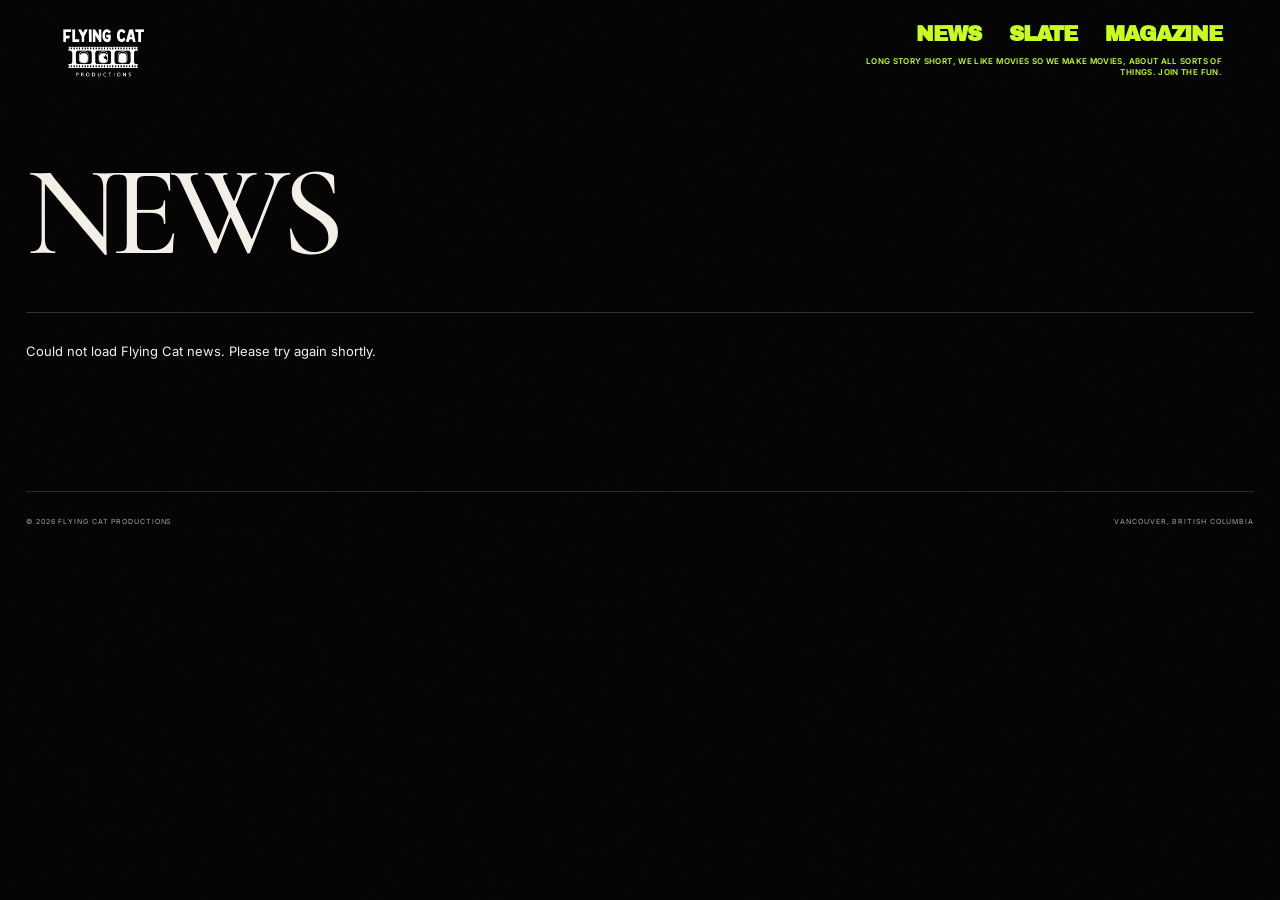
<file: news.html>
<!DOCTYPE html>
<html lang="en">

<head>

    <meta charset="UTF-8">
    <meta
        name="viewport"
        content="width=device-width, initial-scale=1.0"
    >
    <base href="/">

    
    <link
    rel="stylesheet"
    href="assets/css/header.css"
>


    <title>
    News — Flying Cat Productions | Film, Festival & Production Updates
</title>

<meta
    name="description"
    content="Latest news from Flying Cat Productions, including film premieres, festival selections, screenings, production updates and independent filmmaking in Vancouver."
>

<meta
    property="og:type"
    content="website"
>

<meta
    property="og:title"
    content="News — Flying Cat Productions"
>

<meta
    property="og:description"
    content="Film premieres, festival selections, screenings and production updates from Flying Cat Productions."
>

<meta
    property="og:url"
    content="https://www.flyingcatproductions.com/news"
>

<meta
    property="og:site_name"
    content="Flying Cat Productions"
>

<meta
    name="twitter:card"
    content="summary_large_image"
>

<meta
    name="twitter:title"
    content="News — Flying Cat Productions"
>

<meta
    name="twitter:description"
    content="Film premieres, festival selections, screenings and production updates from Flying Cat Productions."
>

<meta
    name="robots"
    content="index, follow"
>

<link
    rel="icon"
    type="image/png"
    href="assets/favicon.png"
>
    <link
        rel="preconnect"
        href="https://fonts.googleapis.com"
    >

    <link
        rel="preconnect"
        href="https://fonts.gstatic.com"
        crossorigin
    >

    <link
        href="https://fonts.googleapis.com/css2?family=Archivo+Black&family=Cormorant+Garamond:wght@400;500;600&family=Inter:wght@400;500;600&display=swap"
        rel="stylesheet"
    >

    <link
        rel="stylesheet"
        href="assets/css/news.css"
    >


    <style>

/* =========================================================
   NEWS ARCHIVE — UNIFORM CARD SIZES
   ========================================================= */

.news-archive-grid {
    display: grid;

    grid-template-columns:
        repeat(
            3,
            minmax(0, 1fr)
        );

    gap: 34px;

    align-items: start;
}


/* Every card occupies the full grid column */

.news-archive-grid
.story-card {
    display: block;

    width: 100%;
    min-width: 0;
}


/* Every thumbnail gets exactly the same frame */

.news-archive-grid
.story-image {
    position: relative;

    width: 100%;
    height:
        clamp(
            240px,
            20vw,
            330px
        );

    aspect-ratio: auto;

    overflow: hidden;
}


/* Crop different source images into that shared frame */

.news-archive-grid
.story-image img {
    display: block;

    width: 100%;
    height: 100%;

    max-width: none;

    object-fit: cover;

    object-position: center;
}


/* Keep text aligned underneath */

.news-archive-grid
.story-meta {
    margin-top: 18px;
}


.news-archive-grid
.story-card h3 {
    margin-top: 12px;
}


/* =========================================================
   TABLET
   ========================================================= */

@media
(max-width: 1100px)
and
(min-width: 821px) {

    .news-archive-grid {
        grid-template-columns:
            repeat(
                2,
                minmax(0, 1fr)
            );

        gap: 28px;
    }


    .news-archive-grid
    .story-image {
        height: 260px;
    }

}


/* =========================================================
   MOBILE
   ========================================================= */

@media
(max-width: 820px) {

    .news-archive-grid {
        grid-template-columns: 1fr;

        gap: 44px;
    }


    .news-archive-grid
    .story-image {
        width: 100%;
        height: auto;

        aspect-ratio:
            16 / 10;
    }

}

/* =========================================================
   NEWS ARCHIVE — ALIGN ALL CARDS TO SAME TOP EDGE
   ========================================================= */

.news-archive-grid {
    display: grid;

    grid-template-columns:
        repeat(
            3,
            minmax(0, 1fr)
        );

    gap: 34px;

    align-items: start;
}


/* Every card starts at the same top position */

.news-archive-grid
.story-card {
    display: flex;

    flex-direction: column;

    align-self: start;

    width: 100%;

    margin: 0;
    padding: 0;
}


/* Identical image frame for every story */

.news-archive-grid
.story-image {
    width: 100%;

    height: 330px;

    margin: 0 0 18px;

    overflow: hidden;
}


/* Crop source images consistently */

.news-archive-grid
.story-image img {
    display: block;

    width: 100%;
    height: 100%;

    object-fit: cover;

    object-position: center;
}


/* Remove inherited vertical offsets */

.news-archive-grid
.story-meta {
    margin:
        0
        0
        12px;
}


.news-archive-grid
.story-card h3 {
    margin:
        0
        0
        16px;
}


.news-archive-grid
.story-arrow {
    margin-top: 0;
}


/* =========================================================
   TABLET
   ========================================================= */

@media
(max-width: 1100px)
and
(min-width: 821px) {

    .news-archive-grid {
        grid-template-columns:
            repeat(
                2,
                minmax(0, 1fr)
            );

        gap: 28px;
    }


    .news-archive-grid
    .story-image {
        height: 260px;
    }

}


/* =========================================================
   MOBILE
   ========================================================= */

@media
(max-width: 820px) {

    .news-archive-grid {
        grid-template-columns:
            1fr;

        gap: 44px;
    }


    .news-archive-grid
    .story-image {
        height: auto;

        aspect-ratio:
            16 / 10;
    }

}
        /* =========================================================
           GENERAL
           ========================================================= */

        [hidden] {
            display: none !important;
        }

.featured-panel p {
    font-size: clamp(18px, 1.35vw, 20px);
    line-height: 1.35;
    max-width: 520px;
}
.featured-panel {
    padding: 42px;
}
        .cms-status {
            padding: 28px 0 54px;

            font-family:
                "Inter",
                sans-serif;

            font-size: 13px;
            text-transform: uppercase;
            letter-spacing: .08em;

            border-top:
                1px solid
                rgba(255,255,255,.18);
        }


        .cms-status.error {
            text-transform: none;
            letter-spacing: 0;
            line-height: 1.6;
        }


        .news-empty {
            padding: 60px 0 100px;

            font-family:
                "Cormorant Garamond",
                serif;

            font-size: 30px;
        }



        /* =========================================================
           MAIN NEWS PAGE
           ========================================================= */

        .news-month-grid {
            display: grid;

            grid-template-columns:
                repeat(
                    3,
                    minmax(0, 1fr)
                );
        }


        .news-month-grid .story-card {
            min-width: 0;
        }


        .news-month-grid .story-image img {
            width: 100%;
            height: 100%;
            object-fit: cover;
        }


        /* =========================================================
           NEWS ARCHIVE
           ========================================================= */

        .news-archive {
            margin-top: 80px;
        }


        .news-archive-grid {
            display: grid;

            grid-template-columns:
                repeat(
                    3,
                    minmax(0, 1fr)
                );

            column-gap: 28px;
            row-gap: 64px;
        }


        .news-archive-grid .story-card {
            min-width: 0;
        }


        .news-archive-grid .story-image {
            aspect-ratio: 16 / 10;
            overflow: hidden;
        }


        .news-archive-grid .story-image img {
            width: 100%;
            height: 100%;
            object-fit: cover;
        }


        @media
        (max-width: 1100px)
        and
        (min-width: 821px) {

            .news-archive-grid {
                grid-template-columns:
                    repeat(
                        2,
                        minmax(0, 1fr)
                    );
            }

        }



        /* =========================================================
           ARTICLE PAGE
           ========================================================= */

        .news-article-view {
            padding:
                34px
                0
                110px;
        }


        .news-article-back {
            display: inline-flex;
            align-items: center;
            gap: 10px;

            margin-bottom: 44px;

            color: inherit;
            text-decoration: none;

            font-family:
                "Inter",
                sans-serif;

            font-size: 12px;
            font-weight: 600;

            letter-spacing: .08em;
            text-transform: uppercase;
        }


        .news-article-back:hover {
            opacity: .65;
        }



        /* =========================================================
           ARTICLE HEADER
           ========================================================= */

        .news-article-header {
            display: grid;

            grid-template-columns:
                minmax(0, 1.2fr)
                minmax(270px, .8fr);

            gap: 42px;

            align-items: end;

            padding-bottom: 38px;

            border-bottom:
                1px solid
                currentColor;
        }


        .news-article-meta {
            margin-bottom: 18px;

            font-family:
                "Inter",
                sans-serif;

            font-size: 13px;
            font-weight: 600;

            line-height: 1.4;

            letter-spacing: .08em;
            text-transform: uppercase;
        }


        .news-article-title {
            max-width: 900px;
            margin: 0;

            font-family:
                "Archivo Black",
                sans-serif;

            font-size:
                clamp(
                    34px,
                    4.8vw,
                    72px
                );

            line-height: .96;

            letter-spacing: -.045em;

            text-transform: uppercase;
        }


        .news-article-subtitle {
            max-width: 430px;
            margin: 0;

            font-family:
                "Cormorant Garamond",
                serif;

            font-size:
                clamp(
                    21px,
                    2.2vw,
                    30px
                );

            line-height: 1.12;
        }



        /* =========================================================
           ARTICLE HERO
           ========================================================= */

        .news-article-hero {
            width:
                min(
                    1050px,
                    72vw
                );

            margin:
                42px
                auto
                0;
        }


        .news-article-hero img {
            display: block;

            width: 100%;
            height: auto;

            max-height: 620px;

            object-fit: contain;
        }



        /* =========================================================
           ARTICLE BODY
           ========================================================= */

        .news-article-body {
            width:
                min(
                    980px,
                    100%
                );

            margin:
                76px
                auto
                0;
        }


        .news-article-body p {
            width:
                min(
                    720px,
                    100%
                );

            margin:
                0
                auto
                1.35em;

            font-family:
                "Cormorant Garamond",
                serif;

            font-size:
                clamp(
                    24px,
                    2.25vw,
                    33px
                );

            line-height: 1.38;
        }


        .news-article-body ul,
        .news-article-body ol {
            width:
                min(
                    720px,
                    100%
                );

            margin:
                0
                auto
                1.5em;

            padding-left: 25px;

            font-family:
                "Cormorant Garamond",
                serif;

            font-size:
                clamp(
                    24px,
                    2.25vw,
                    33px
                );

            line-height: 1.38;
        }


        .news-article-body a {
            color: inherit;

            text-decoration-thickness:
                1px;

            text-underline-offset:
                4px;
        }



        /* =========================================================
           ARTICLE HEADINGS
           ========================================================= */

        .article-heading {
            width:
                min(
                    720px,
                    100%
                );

            margin:
                86px
                auto
                28px;

            font-family:
                "Archivo Black",
                sans-serif;

            font-size:
                clamp(
                    30px,
                    4vw,
                    58px
                );

            line-height: .98;

            letter-spacing: -.04em;

            text-transform: uppercase;
        }



        /* =========================================================
           ARTICLE IMAGES
           ========================================================= */

        .article-image-block,
        .article-media-block {
            width:
                min(
                    1120px,
                    calc(100vw - 48px)
                );

            margin:
                72px
                50%;

            transform:
                translateX(-50%);
        }


        /*
        Portrait images are automatically
        detected in JavaScript.
        */

        .article-image-block.portrait {
            width:
                min(
                    520px,
                    calc(100vw - 48px)
                );
        }


        .article-image-block img {
            display: block;

            width: 100%;
            height: auto;
        }


        .article-caption {
            margin-top: 10px;

            font-family:
                "Inter",
                sans-serif;

            font-size: 11px;

            line-height: 1.45;

            letter-spacing: .02em;

            opacity: .72;
        }



        /* =========================================================
           DIVIDER
           ========================================================= */

        .article-divider {
            width:
                min(
                    720px,
                    100%
                );

            height: 1px;

            margin:
                76px
                auto;

            background:
                currentColor;

            opacity: .45;
        }


        .article-divider-label {
            width:
                min(
                    720px,
                    100%
                );

            margin:
                -58px
                auto
                60px;

            font-family:
                "Inter",
                sans-serif;

            font-size: 11px;

            text-transform: uppercase;

            letter-spacing: .08em;
        }



        /* =========================================================
           QUOTES
           ========================================================= */

        .article-quote {
            width:
                min(
                    800px,
                    100%
                );

            margin:
                70px
                auto;

            font-family:
                "Cormorant Garamond",
                serif;

            font-size:
                clamp(
                    32px,
                    4.5vw,
                    58px
                );

            line-height: 1.03;
        }


        .article-quote-attribution {
            display: block;

            margin-top: 18px;

            font-family:
                "Inter",
                sans-serif;

            font-size: 11px;

            letter-spacing: .08em;

            text-transform: uppercase;
        }



        /* =========================================================
           VIDEO
           ========================================================= */

        .article-video {
            position: relative;

            aspect-ratio:
                16 / 9;
        }


        .article-video iframe {
            position: absolute;

            inset: 0;

            width: 100%;
            height: 100%;

            border: 0;
        }



        /* =========================================================
           AUDIO
           ========================================================= */

        .article-audio audio {
            width: 100%;
        }



        /* =========================================================
           CONTRIBUTOR
           ========================================================= */

        .article-contributor {
            width:
                min(
                    720px,
                    100%
                );

            margin:
                70px
                auto;

            padding:
                30px
                0;

            border-top:
                1px solid
                currentColor;

            border-bottom:
                1px solid
                currentColor;
        }


        .article-contributor h3 {
            margin:
                0
                0
                4px;

            font-family:
                "Archivo Black",
                sans-serif;

            font-size: 26px;

            text-transform: uppercase;
        }


        .article-contributor-role {
            margin-bottom: 22px;

            font-family:
                "Inter",
                sans-serif;

            font-size: 11px;

            text-transform: uppercase;

            letter-spacing: .08em;

            opacity: .72;
        }


        .article-contributor p {
            width: 100%;
        }



        /* =========================================================
           MOBILE
           ========================================================= */

        @media
        (max-width: 820px) {

            .news-month-grid {
                grid-template-columns:
                    1fr;
            }


            .news-archive {
                margin-top: 56px;
            }


            .news-archive-grid {
                grid-template-columns:
                    1fr;

                row-gap: 46px;
            }


            .news-article-view {
                padding-top: 24px;
            }


            .news-article-back {
                margin-bottom: 32px;
            }


            .news-article-header {
                grid-template-columns:
                    1fr;

                gap: 22px;

                align-items: start;
            }


            .news-article-title {
                font-size:
                    clamp(
                        38px,
                        11vw,
                        64px
                    );
            }


            .news-article-subtitle {
                max-width: 100%;

                font-size:
                    23px;
            }


            .news-article-hero {
                width: 100%;

                margin-top: 30px;
            }


            .news-article-body {
                width: 100%;

                margin-top: 50px;
            }


            .news-article-body p,
            .news-article-body ul,
            .news-article-body ol {
                width: 100%;
            }


            .article-heading {
                width: 100%;
            }


            .article-image-block,
            .article-media-block,
            .article-image-block.portrait {
                width: 100%;

                margin:
                    48px
                    0;

                transform: none;
            }


            .article-divider {
                width: 100%;
            }


            .article-divider-label {
                width: 100%;
            }


            .article-contributor {
                width: 100%;
            }

        }

        /* =========================================================
   PRESS / IN THE MEDIA
   ========================================================= */

.press-section {
    margin-top: 110px;
    margin-bottom: 110px;
}


.press-heading {
    display: flex;
    align-items: flex-end;
    justify-content: space-between;

    gap: 30px;

    padding-bottom: 18px;

    border-bottom:
        1px solid
        rgba(255, 255, 255, 0.35);
}


.press-heading h2 {
    margin: 0;

    color: #CC5500;

    font-family:
        "Archivo Black",
        sans-serif;

    font-size:
        clamp(
            22px,
            2.2vw,
            34px
        );

    line-height: 1;

    letter-spacing: -0.03em;

    text-transform: uppercase;
}




.press-list {
    width: 100%;
}


.press-item {
    display: grid;

    grid-template-columns:
        minmax(130px, 0.55fr)
        minmax(0, 2.1fr)
        minmax(145px, 0.8fr)
        minmax(110px, 0.55fr)
        32px;

    gap: 26px;

    align-items: center;

    padding:
        28px
        0;

    color: inherit;

    text-decoration: none;

    border-bottom:
        1px solid
        rgba(255, 255, 255, 0.18);

    transition:
        opacity
        0.25s
        ease;
}


.press-item:hover {
    opacity: 0.62;
}


.press-publication {
    color: #CC5500;

    font-family:
        "Inter",
        sans-serif;

    font-size: 11px;
    font-weight: 600;

    letter-spacing: 0.12em;

    text-transform: uppercase;
}


.press-title {
    margin: 0;

    font-family:
        "Cormorant Garamond",
        Georgia,
        serif;

    font-size:
        clamp(
            25px,
            2.25vw,
            35px
        );

    font-weight: 500;

    line-height: 1.02;
}


.press-project {
    font-family:
        "Inter",
        sans-serif;

    font-size: 10px;
    font-weight: 600;

    line-height: 1.5;

    letter-spacing: 0.10em;

    text-transform: uppercase;

    opacity: 0.72;
}


.press-date {
    font-family:
        "Inter",
        sans-serif;

    font-size: 10px;

    letter-spacing: 0.08em;

    text-transform: uppercase;

    opacity: 0.62;
}


.press-arrow {
    font-family:
        "Inter",
        sans-serif;

    font-size: 22px;

    text-align: right;
}


/* =========================================================
   PRESS — TABLET
   ========================================================= */

@media
(max-width: 1100px)
and
(min-width: 821px) {

    .press-item {
        grid-template-columns:
            minmax(110px, 0.6fr)
            minmax(0, 1.8fr)
            minmax(120px, 0.8fr)
            30px;
    }


    .press-date {
        display: none;
    }

}


/* =========================================================
   PRESS — MOBILE
   ========================================================= */

@media
(max-width: 820px) {

    .press-section {
        margin-top: 82px;
        margin-bottom: 72px;
    }


    .press-heading {
        align-items: flex-start;

        padding-bottom: 14px;
    }


    .press-heading h2 {
        font-size: 23px;
    }





    .press-item {
        display: block;

        position: relative;

        width: 100%;

        margin: 0;

        padding:
            28px
            0
            32px;

        transform: none;
    }


    .press-publication {
        margin-bottom: 8px;

        font-size: 10px;
    }


    .press-date {
        display: block;

        margin-bottom: 18px;

        font-size: 9px;
    }


    .press-title {
        width: 100%;

        max-width: 92%;

        margin:
            0
            0
            18px;

        font-size:
            clamp(
                30px,
                9vw,
                40px
            );

        line-height: 1;
    }


    .press-project {
        padding-right: 42px;

        font-size: 9px;
    }


    .press-arrow {
        position: absolute;

        right: 0;
        bottom: 29px;

        transform: none;
    }

}

    </style>

</head>



<body>


<div class="page-shell">



    <!-- =========================================================
     SHARED GLOBAL HEADER
     ========================================================= -->

<fcp-header></fcp-header>



    <!-- =========================================================
         NEWS INTRO
         Only appears on the main News page.
         ========================================================= -->

    <section
        class="news-intro"
        id="newsIntro"
    >

        <h1 class="news-title">
            NEWS
        </h1>

    </section>



    <!-- =========================================================
         NEWS INDEX
         ========================================================= -->

    <div id="newsIndex">


        <div
            id="cmsStatus"
            class="cms-status"
            aria-live="polite"
        >
            Loading news…
        </div>


        <div id="newsFeed"></div>


    </div>



    <!-- =========================================================
         ARTICLE VIEW
         ========================================================= -->

    <article
        id="newsArticleView"
        class="news-article-view"
        hidden
    ></article>



    <!-- =========================================================
         STRAPI CMS
         ========================================================= -->

    <script>

        (() => {


            "use strict";



            /* =====================================================
               STRAPI
               ===================================================== */

            const STRAPI_URL =
                "https://strapi-cms-focal-point-magazine-production.up.railway.app";



            /* =====================================================
               ELEMENTS
               ===================================================== */

            const newsIntro =
                document.getElementById(
                    "newsIntro"
                );


            const newsIndex =
                document.getElementById(
                    "newsIndex"
                );


            const newsFeed =
                document.getElementById(
                    "newsFeed"
                );


            const cmsStatus =
                document.getElementById(
                    "cmsStatus"
                );


            const articleView =
                document.getElementById(
                    "newsArticleView"
                );


            let articles = [];

            /* =====================================================
   SEO
   ===================================================== */

const SITE_URL =
    "https://www.flyingcatproductions.com";


function setMetaTag(
    selector,
    attributeName,
    attributeValue,
    content
) {

    let tag =
        document.head.querySelector(
            selector
        );

    if (!tag) {

        tag =
            document.createElement(
                "meta"
            );

        tag.setAttribute(
            attributeName,
            attributeValue
        );

        document.head.appendChild(
            tag
        );

    }

    tag.setAttribute(
        "content",
        content || ""
    );

}


function setCanonical(
    url
) {

    let canonical =
        document.head.querySelector(
            'link[rel="canonical"]'
        );

    if (!canonical) {

        canonical =
            document.createElement(
                "link"
            );

        canonical.rel =
            "canonical";

        document.head.appendChild(
            canonical
        );

    }

    canonical.href =
        url;

}


function setStructuredData(
    data
) {

    let script =
        document.getElementById(
            "pageStructuredData"
        );

    if (!script) {

        script =
            document.createElement(
                "script"
            );

        script.type =
            "application/ld+json";

        script.id =
            "pageStructuredData";

        document.head.appendChild(
            script
        );

    }

    script.textContent =
        JSON.stringify(data);

}


function applyNewsIndexSeo() {

    const url =
        `${SITE_URL}/news`;

    document.title =
    "News — Flying Cat Productions | Film, Festival & Production Updates";


    setMetaTag(
        'meta[name="description"]',
        "name",
        "description",
        "Latest news from Flying Cat Productions, including film premieres, festival selections, screenings, production updates and independent filmmaking in Vancouver."
    );


    setMetaTag(
        'meta[property="og:type"]',
        "property",
        "og:type",
        "website"
    );


    setMetaTag(
        'meta[property="og:title"]',
        "property",
        "og:title",
        "News — Flying Cat Productions"
    );


    setMetaTag(
        'meta[property="og:description"]',
        "property",
        "og:description",
        "Film premieres, festival selections, screenings and production updates from Flying Cat Productions."
    );


    setMetaTag(
        'meta[property="og:url"]',
        "property",
        "og:url",
        url
    );


    setCanonical(
        url
    );


    setStructuredData({
        "@context": "https://schema.org",
        "@type": "CollectionPage",
        "name": "News — Flying Cat Productions",
        "url": url,
        "description":
            "Film premieres, festival selections, screenings and production updates from Flying Cat Productions.",
        "publisher": {
            "@type": "Organization",
            "name": "Flying Cat Productions",
            "url": `${SITE_URL}/`
        }
    });

}


            /* =====================================================
               HTML ESCAPE
               ===================================================== */

            function escapeHtml(
                value
            ) {

                return String(
                    value ?? ""
                )

                .replace(
                    /&/g,
                    "&amp;"
                )

                .replace(
                    /</g,
                    "&lt;"
                )

                .replace(
                    />/g,
                    "&gt;"
                )

                .replace(
                    /"/g,
                    "&quot;"
                )

                .replace(
                    /'/g,
                    "&#039;"
                );

            }



            /* =====================================================
               STRAPI DATA NORMALISATION
               ===================================================== */

            function normaliseEntry(
                entry
            ) {

                if (
                    !entry
                ) {

                    return null;

                }


                if (
                    entry.attributes
                ) {

                    return {

                        ...entry.attributes,

                        id:
                            entry.id,

                        documentId:
                            entry.documentId

                    };

                }


                return entry;

            }



            /* =====================================================
               MEDIA HELPERS
               ===================================================== */

            function getMedia(
                media
            ) {

                if (
                    !media
                ) {

                    return null;

                }


                if (
                    media.data
                ) {

                    return normaliseEntry(
                        media.data
                    );

                }


                return normaliseEntry(
                    media
                );

            }



            function getMediaUrl(
                media,
                preferredFormat = ""
            ) {

                const actual =
                    getMedia(
                        media
                    );


                if (
                    !actual
                ) {

                    return "";

                }


                let url = "";


                if (
                    preferredFormat
                    &&
                    actual.formats
                    &&
                    actual.formats[
                        preferredFormat
                    ]
                    &&
                    actual.formats[
                        preferredFormat
                    ].url
                ) {

                    url =
                        actual.formats[
                            preferredFormat
                        ].url;

                }

                else {

                    url =
                        actual.url
                        ||
                        "";

                }


                if (
                    !url
                ) {

                    return "";

                }


                if (
                    /^https?:\/\//i.test(
                        url
                    )
                ) {

                    return url;

                }


                return (
                    `${STRAPI_URL}${url}`
                );

            }



            /* =====================================================
               DATE HELPERS
               ===================================================== */

            function parseDate(
                date
            ) {

                if (
                    !date
                ) {

                    return null;

                }


                const parsed =
                    new Date(
                        `${date}T12:00:00`
                    );


                if (
                    Number.isNaN(
                        parsed.getTime()
                    )
                ) {

                    return null;

                }


                return parsed;

            }



            function formatDate(
                date
            ) {

                const parsed =
                    parseDate(
                        date
                    );


                if (
                    !parsed
                ) {

                    return (
                        date
                        ||
                        ""
                    );

                }


                return new Intl.DateTimeFormat(
                    "en-CA",
                    {

                        month:
                            "long",

                        day:
                            "numeric",

                        year:
                            "numeric"

                    }
                )
                .format(
                    parsed
                );

            }



            function formatMonthYear(
                date
            ) {

                const parsed =
                    parseDate(
                        date
                    );


                if (
                    !parsed
                ) {

                    return "Undated";

                }


                return new Intl.DateTimeFormat(
                    "en-CA",
                    {

                        month:
                            "long",

                        year:
                            "numeric"

                    }
                )
                .format(
                    parsed
                );

            }



            function monthKey(
                date
            ) {

                if (
                    !date
                ) {

                    return "undated";

                }


                return date.slice(
                    0,
                    7
                );

            }



            /* =====================================================
               ARTICLE URL
               ===================================================== */

            function articleUrl(
    article
) {

    const slug =
        encodeURIComponent(
            article.slug
        );

    const isLocal =
        window.location.hostname === "127.0.0.1"
        ||
        window.location.hostname === "localhost";


    if (isLocal) {

        return (
            `news.html?article=${slug}`
        );

    }


    return (
        `/news/${slug}`
    );

}



            /* =====================================================
               STRAPI QUERY
               ===================================================== */

            function buildArticleQuery() {

                const query =
                    new URLSearchParams();


                query.set(
                    "pagination[pageSize]",
                    "100"
                );


                query.set(
                    "sort[0]",
                    "publicationDate:desc"
                );


                query.set(
                    "sort[1]",
                    "order:asc"
                );


                query.set(
                    "populate[thumbnail]",
                    "true"
                );


                query.set(
                    "populate[heroImage]",
                    "true"
                );


                query.set(
                    "populate[content][on][article.para][populate]",
                    "*"
                );


                query.set(
                    "populate[content][on][article.heading][populate]",
                    "*"
                );


                query.set(
                    "populate[content][on][article.image][populate][image]",
                    "true"
                );


                query.set(
                    "populate[content][on][article.quote][populate]",
                    "*"
                );


                query.set(
                    "populate[content][on][article.video][populate]",
                    "*"
                );


                query.set(
                    "populate[content][on][article.audio][populate][audio]",
                    "true"
                );


                query.set(
                    "populate[content][on][article.divider][populate]",
                    "*"
                );


                query.set(
                    "populate[content][on][article.contributor][populate]",
                    "*"
                );


                return query.toString();

            }



            /* =====================================================
               RICH TEXT
               ===================================================== */

            function renderTextNode(
                node
            ) {

                if (
                    !node
                ) {

                    return "";

                }


                if (
                    node.type
                    ===
                    "link"
                ) {

                    const href =
                        node.url
                        ||
                        "#";


                    const children =
                        (
                            node.children
                            ||
                            []
                        )

                        .map(
                            renderTextNode
                        )

                        .join(
                            ""
                        );


                    return `
                        <a
                            href="${escapeHtml(href)}"
                            target="_blank"
                            rel="noopener noreferrer"
                        >
                            ${children}
                        </a>
                    `;

                }


                let value =
                    escapeHtml(
                        node.text
                        ||
                        ""
                    );


                if (
                    node.bold
                ) {

                    value =
                        `<strong>${value}</strong>`;

                }


                if (
                    node.italic
                ) {

                    value =
                        `<em>${value}</em>`;

                }


                if (
                    node.underline
                ) {

                    value =
                        `<u>${value}</u>`;

                }


                if (
                    node.strikethrough
                ) {

                    value =
                        `<s>${value}</s>`;

                }


                if (
                    node.code
                ) {

                    value =
                        `<code>${value}</code>`;

                }


                return value;

            }



            function renderRichTextBlocks(
                blocks
            ) {

                if (
                    !Array.isArray(
                        blocks
                    )
                ) {

                    return "";

                }


                return blocks

                    .map(
                        block => {


                            if (
                                !block
                            ) {

                                return "";

                            }



                            /* -------------------------------
                               Heading
                               ------------------------------- */

                            if (
                                block.type
                                ===
                                "heading"
                            ) {

                                const children =
                                    (
                                        block.children
                                        ||
                                        []
                                    )

                                    .map(
                                        renderTextNode
                                    )

                                    .join(
                                        ""
                                    );


                                return `
                                    <h2 class="article-heading">
                                        ${children}
                                    </h2>
                                `;

                            }



                            /* -------------------------------
                               List
                               ------------------------------- */

                            if (
                                block.type
                                ===
                                "list"
                            ) {

                                const tag =
                                    block.format
                                    ===
                                    "ordered"

                                    ?

                                    "ol"

                                    :

                                    "ul";


                                const items =
                                    (
                                        block.children
                                        ||
                                        []
                                    )

                                    .map(
                                        item => {


                                            const text =
                                                (
                                                    item.children
                                                    ||
                                                    []
                                                )

                                                .map(
                                                    renderTextNode
                                                )

                                                .join(
                                                    ""
                                                );


                                            return (
                                                `<li>${text}</li>`
                                            );

                                        }
                                    )

                                    .join(
                                        ""
                                    );


                                return (
                                    `<${tag}>${items}</${tag}>`
                                );

                            }



                            /* -------------------------------
                               Quote
                               ------------------------------- */

                            if (
                                block.type
                                ===
                                "quote"
                            ) {

                                const children =
                                    (
                                        block.children
                                        ||
                                        []
                                    )

                                    .map(
                                        renderTextNode
                                    )

                                    .join(
                                        ""
                                    );


                                return `
                                    <blockquote class="article-quote">
                                        ${children}
                                    </blockquote>
                                `;

                            }



                            /* -------------------------------
                               Paragraph
                               ------------------------------- */

                            const children =
                                (
                                    block.children
                                    ||
                                    []
                                )

                                .map(
                                    renderTextNode
                                )

                                .join(
                                    ""
                                );


                            return (
                                `<p>${children}</p>`
                            );

                        }
                    )

                    .join(
                        ""
                    );

            }



            /* =====================================================
               VIDEO
               ===================================================== */

            function getVideoEmbedUrl(
                value
            ) {

                if (
                    !value
                ) {

                    return "";

                }


                try {


                    const url =
                        new URL(
                            value
                        );


                    /* YouTube */

                    if (
                        url.hostname.includes(
                            "youtube.com"
                        )
                    ) {

                        const id =
                            url.searchParams.get(
                                "v"
                            );


                        if (
                            id
                        ) {

                            return (
                                `https://www.youtube.com/embed/${id}`
                            );

                        }

                    }


                    /* YouTube short URL */

                    if (
                        url.hostname
                        ===
                        "youtu.be"
                    ) {

                        const id =
                            url.pathname
                            .replace(
                                "/",
                                ""
                            );


                        if (
                            id
                        ) {

                            return (
                                `https://www.youtube.com/embed/${id}`
                            );

                        }

                    }


                    /* Vimeo */

                    if (
                        url.hostname.includes(
                            "vimeo.com"
                        )
                    ) {

                        const id =
                            url.pathname

                            .split(
                                "/"
                            )

                            .filter(
                                Boolean
                            )

                            .pop();


                        if (
                            id
                        ) {

                            return (
                                `https://player.vimeo.com/video/${id}`
                            );

                        }

                    }


                    return value;


                }

                catch(
                    error
                ) {

                    return "";

                }

            }



            /* =====================================================
               DYNAMIC ZONE CONTENT
               ===================================================== */

            function renderContentBlock(
                block
            ) {

                if (
                    !block
                ) {

                    return "";

                }


                const component =
                    block.__component
                    ||
                    block.type
                    ||
                    "";



                /* =================================================
                   PARAGRAPH
                   ================================================= */

                if (
                    component
                    ===
                    "article.para"

                    ||

                    component
                    ===
                    "paragraph"
                ) {

                    return renderRichTextBlocks(
                        block.text
                        ||
                        []
                    );

                }



                /* =================================================
                   HEADING
                   ================================================= */

                if (
                    component
                    ===
                    "article.heading"

                    ||

                    component
                    ===
                    "heading"
                ) {

                    return `
                        <h2 class="article-heading">
                            ${escapeHtml(
                                block.text
                                ||
                                ""
                            )}
                        </h2>
                    `;

                }



                /* =================================================
                   IMAGE
                   ================================================= */

                if (
                    component
                    ===
                    "article.image"

                    ||

                    component
                    ===
                    "image"
                ) {

                    const imageUrl =
                        getMediaUrl(
                            block.image
                            ||
                            block.src
                        );


                    if (
                        !imageUrl
                    ) {

                        return "";

                    }


                    const imageAlt =
                        escapeHtml(
                            block.alt
                            ||
                            ""
                        );


                    const caption =
                        block.caption

                        ?

                        `
                            <figcaption class="article-caption">
                                ${escapeHtml(
                                    block.caption
                                )}
                            </figcaption>
                        `

                        :

                        "";


                    return `
                        <figure class="article-image-block">

                            <img
                                src="${escapeHtml(imageUrl)}"
                                alt="${imageAlt}"
                                loading="lazy"

                                onload="
                                    if (
                                        this.naturalHeight
                                        >
                                        this.naturalWidth
                                    ) {
                                        this
                                        .closest(
                                            '.article-image-block'
                                        )
                                        .classList
                                        .add(
                                            'portrait'
                                        );
                                    }
                                "
                            >

                            ${caption}

                        </figure>
                    `;

                }



                /* =================================================
                   QUOTE
                   ================================================= */

                if (
                    component
                    ===
                    "article.quote"

                    ||

                    component
                    ===
                    "quote"
                ) {

                    const attribution =
                        block.attribution

                        ?

                        `
                            <span class="article-quote-attribution">
                                ${escapeHtml(
                                    block.attribution
                                )}
                            </span>
                        `

                        :

                        "";


                    return `
                        <blockquote class="article-quote">

                            ${escapeHtml(
                                block.text
                                ||
                                ""
                            )}

                            ${attribution}

                        </blockquote>
                    `;

                }



                /* =================================================
                   VIDEO
                   ================================================= */

                if (
                    component
                    ===
                    "article.video"

                    ||

                    component
                    ===
                    "video"
                ) {

                    const embedUrl =
                        getVideoEmbedUrl(

                            block.url

                            ||

                            block.embed

                            ||

                            block.embedUrl

                        );


                    if (
                        !embedUrl
                    ) {

                        return "";

                    }


                    const caption =
                        block.caption

                        ?

                        `
                            <figcaption class="article-caption">
                                ${escapeHtml(
                                    block.caption
                                )}
                            </figcaption>
                        `

                        :

                        "";


                    return `
                        <figure class="article-media-block">

                            <div class="article-video">

                                <iframe
                                    src="${escapeHtml(embedUrl)}"
                                    title="Embedded video"
                                    loading="lazy"
                                    allow="accelerometer; autoplay; clipboard-write; encrypted-media; gyroscope; picture-in-picture; web-share"
                                    allowfullscreen
                                ></iframe>

                            </div>

                            ${caption}

                        </figure>
                    `;

                }



                /* =================================================
                   AUDIO
                   ================================================= */

                if (
                    component
                    ===
                    "article.audio"

                    ||

                    component
                    ===
                    "audio"
                ) {

                    const audioUrl =
                        getMediaUrl(
                            block.audio
                        );


                    if (
                        !audioUrl
                    ) {

                        return "";

                    }


                    return `
                        <figure
                            class="
                                article-media-block
                                article-audio
                            "
                        >

                            <audio
                                controls
                                preload="metadata"
                                src="${escapeHtml(audioUrl)}"
                            ></audio>

                            ${
                                block.caption

                                ?

                                `
                                    <figcaption class="article-caption">
                                        ${escapeHtml(
                                            block.caption
                                        )}
                                    </figcaption>
                                `

                                :

                                ""
                            }

                        </figure>
                    `;

                }



                /* =================================================
                   DIVIDER
                   ================================================= */

                if (
                    component
                    ===
                    "article.divider"

                    ||

                    component
                    ===
                    "divider"
                ) {

                    return `
                        <div class="article-divider"></div>

                        ${
                            block.label

                            ?

                            `
                                <div class="article-divider-label">
                                    ${escapeHtml(
                                        block.label
                                    )}
                                </div>
                            `

                            :

                            ""
                        }
                    `;

                }



                /* =================================================
                   CONTRIBUTOR
                   ================================================= */

                if (
                    component
                    ===
                    "article.contributor"

                    ||

                    component
                    ===
                    "contributor"
                ) {

                    return `
                        <section class="article-contributor">


                            ${
                                block.sectionTitle

                                ?

                                `
                                    <div class="story-meta">
                                        ${escapeHtml(
                                            block.sectionTitle
                                        )}
                                    </div>
                                `

                                :

                                ""
                            }


                            <h3>
                                ${escapeHtml(
                                    block.author
                                    ||
                                    ""
                                )}
                            </h3>


                            ${
                                block.role

                                ?

                                `
                                    <div class="article-contributor-role">
                                        ${escapeHtml(
                                            block.role
                                        )}
                                    </div>
                                `

                                :

                                ""
                            }


                            ${
                                renderRichTextBlocks(
                                    block.text
                                    ||
                                    []
                                )
                            }


                        </section>
                    `;

                }


                return "";

            }



            /* =====================================================
               FEATURED NEWS STORY
               ===================================================== */

            function renderFeatured(
                article
            ) {

                const media =
                    getMedia(
                        article.heroImage
                        ||
                        article.thumbnail
                    );


                const imageUrl =
                    getMediaUrl(

                        article.heroImage
                        ||
                        article.thumbnail,

                        "large"

                    );


                const alt =
                    media
                    ?.alternativeText

                    ||

                    article.title

                    ||

                    "";


                return `
                    <section class="featured-story">


                        <a
                            href="${escapeHtml(
                                articleUrl(
                                    article
                                )
                            )}"
                            class="featured-image"
                        >


                            ${
                                imageUrl

                                ?

                                `
                                    <img
                                        src="${escapeHtml(imageUrl)}"
                                        alt="${escapeHtml(alt)}"
                                    >
                                `

                                :

                                ""
                            }


                        </a>



                        <div class="featured-panel">


                            <div>


                                <div class="featured-kicker">

                                    ${
                                        escapeHtml(
                                            formatMonthYear(
                                                article.publicationDate
                                            )
                                        )
                                    }

                                    / Featured

                                </div>


                                <h2>

                                    ${
                                        escapeHtml(
                                            article.title
                                            ||
                                            "Untitled"
                                        )
                                    }

                                </h2>


                                <p>

                                    ${
                                        escapeHtml(
                                            article.excerpt
                                            ||
                                            article.subtitle
                                            ||
                                            ""
                                        )
                                    }

                                </p>


                            </div>



                            <a
                                href="${escapeHtml(
                                    articleUrl(
                                        article
                                    )
                                )}"
                                class="story-link"
                            >

                                Read Story

                                <span>
                                    →
                                </span>

                            </a>


                        </div>


                    </section>
                `;

            }



            /* =====================================================
               STORY CARD
               ===================================================== */

            function renderStoryCard(
                article
            ) {

                const media =
                    getMedia(
                        article.thumbnail
                        ||
                        article.heroImage
                    );


                const imageUrl =
                    getMediaUrl(

                        article.thumbnail
                        ||
                        article.heroImage,

                        "medium"

                    );


                const alt =
                    media
                    ?.alternativeText

                    ||

                    article.title

                    ||

                    "";


                return `
                    <a
                        href="${escapeHtml(
                            articleUrl(
                                article
                            )
                        )}"
                        class="story-card"
                    >


                        <div class="story-image">


                            ${
                                imageUrl

                                ?

                                `
                                    <img
                                        src="${escapeHtml(imageUrl)}"
                                        alt="${escapeHtml(alt)}"
                                        loading="lazy"
                                    >
                                `

                                :

                                ""
                            }


                        </div>



                        <div class="story-meta">

                            ${
                                escapeHtml(
                                    article.category
                                    ||
                                    "News"
                                )
                            }

                            /

                            ${
                                escapeHtml(
                                    formatDate(
                                        article.publicationDate
                                    )
                                )
                            }

                        </div>



                        <h3>

                            ${
                                escapeHtml(
                                    article.title
                                    ||
                                    "Untitled"
                                )
                            }

                        </h3>



                        <span class="story-arrow">
                            →
                        </span>


                    </a>
                `;

            }



            /* =====================================================
               MONTH SECTION
               ===================================================== */

            /* =====================================================
   NEWS ARCHIVE
   ===================================================== */

function renderArchiveSection(
    archiveArticles
) {

    if (
        !archiveArticles.length
    ) {

        return "";

    }


   

    return `
        <section class="news-archive">


            <div class="date-strip">


                <div class="date-strip-label">
                    Latest
                </div>


                


            </div>


            <div class="news-archive-grid">

                ${
                    archiveArticles

                    .map(
                        renderStoryCard
                    )

                    .join(
                        ""
                    )
                }

            </div>


        </section>
    `;

}

/* =====================================================
   PRESS / IN THE MEDIA
   ===================================================== */

function renderPressSection() {

    const pressItems = [

        {
            publication:
                "BC Creates",

            title:
                "Discover Emerging Voices from B.C. at the 2026 International South Asian Film Festival",

            project:
                "Victoria Ka Raja",

            date:
                "September 17, 2026",

            url:
                "https://bccreates.com/discover-emerging-voices-from-b-c-at-the-2026-international-south-asian-film-festival/"
        },


        {
            publication:
                "BC Creates",

            title:
                "B.C. Short Films Shine at the 2026 Vancouver Queer Film Festival",

            project:
                "Victoria Ka Raja",

            date:
                "August 17, 2026",

            url:
                "https://bccreates.com/b-c-short-films-shine-at-the-2026-vancouver-queer-film-festival/"
        },


        {
            publication:
                "VIMooZ",

            title:
                "38th Vancouver Queer Film Festival Announces Full Lineup",

            project:
                "Victoria Ka Raja / Chandrakaal",

            date:
                "August 15, 2026",

            url:
                "https://vimooz.com/2026/08/15/38th-vancouver-queer-film-festival-announces-full-lineup/"
        },


        {
            publication:
                "Deadline",

            title:
                "Vancouver Queer Fest Lineup: Alan Cumming, Matthew Morrison, Michaela Jaé Rodriguez, Dylan Mulvaney & EPs Odenkirk, Schoenbrun & Wachowski",

            project:
                "Victoria Ka Raja / Chandrakaal",

            date:
                "August 14, 2026",

            url:
                "https://deadline.com/2026/08/vancouver-queer-festival-lineup-alan-cumming-matthew-morrison-1237033648/"
        },


        {
            publication:
                "John Humphrey Centre",

            title:
                "Justice4Reel 2026: Transforming Truth Into Action",

            project:
                "Victoria Ka Raja",

            date:
                "June 27, 2026",

            url:
                "https://www.jhcentre.org/events/j4r2026"
        }

    ];


    return `
        <section class="press-section">


            <div class="press-heading">

                <h2>
                    Press / In the Media
                </h2>

            </div>



            <div class="press-list">


                ${
                    pressItems

                    .map(
                        item => {

                            return `
                                <a
                                    class="press-item"

                                    href="${
                                        escapeHtml(
                                            item.url
                                        )
                                    }"

                                    target="_blank"

                                    rel="noopener noreferrer"
                                >


                                    <div class="press-publication">

                                        ${
                                            escapeHtml(
                                                item.publication
                                            )
                                        }

                                    </div>



                                    <h3 class="press-title">

                                        ${
                                            escapeHtml(
                                                item.title
                                            )
                                        }

                                    </h3>



                                    <div class="press-project">

                                        ${
                                            escapeHtml(
                                                item.project
                                            )
                                        }

                                    </div>



                                    <div class="press-date">

                                        ${
                                            escapeHtml(
                                                item.date
                                            )
                                        }

                                    </div>



                                    <div class="press-arrow">
                                        ↗
                                    </div>


                                </a>
                            `;

                        }
                    )

                    .join(
                        ""
                    )
                }


            </div>


        </section>
    `;

}

            /* =====================================================
               RENDER MAIN NEWS PAGE
               ===================================================== */

            function renderIndex() {

                applyNewsIndexSeo();


                newsIntro.hidden =
                    false;


                newsIndex.hidden =
                    false;


                articleView.hidden =
                    true;



                if (
                    !articles.length
                ) {

                    cmsStatus.hidden =
                        true;


                    newsFeed.innerHTML =
                        `
                            <div class="news-empty">
                                No published news yet.
                            </div>
                        `;


                    return;

                }



                const featured =
                    articles.find(
                        article =>
                            article.featured
                    )

                    ||

                    articles[
                        0
                    ];



                const remaining =
                    articles.filter(
                        article =>
                            article
                            !==
                            featured
                    );



                newsFeed.innerHTML =

    renderFeatured(
        featured
    )

    +

    renderArchiveSection(
        remaining
    )

    +

    renderPressSection();

                cmsStatus.hidden =
                    true;

            }



            /* =====================================================
               RENDER ARTICLE
               ===================================================== */

            function renderArticle(
                article
            ) {

               const articleCanonical =
    `${SITE_URL}/news/${encodeURIComponent(
        article.slug
    )}`;


const articleDescription =
    article.excerpt
    ||
    article.subtitle
    ||
    `Read the latest from Flying Cat Productions: ${article.title}.`;


const articleHero =
    getMediaUrl(
        article.heroImage
        ||
        article.thumbnail,
        "large"
    );


document.title =
    `${article.title || "News"} — Flying Cat Productions`;


setMetaTag(
    'meta[name="description"]',
    "name",
    "description",
    articleDescription
);


setMetaTag(
    'meta[property="og:type"]',
    "property",
    "og:type",
    "article"
);


setMetaTag(
    'meta[property="og:title"]',
    "property",
    "og:title",
    article.title || "Flying Cat Productions"
);


setMetaTag(
    'meta[property="og:description"]',
    "property",
    "og:description",
    articleDescription
);


setMetaTag(
    'meta[property="og:url"]',
    "property",
    "og:url",
    articleCanonical
);


if (articleHero) {

    setMetaTag(
        'meta[property="og:image"]',
        "property",
        "og:image",
        articleHero
    );

}


setMetaTag(
    'meta[name="twitter:title"]',
    "name",
    "twitter:title",
    article.title || "Flying Cat Productions"
);


setMetaTag(
    'meta[name="twitter:description"]',
    "name",
    "twitter:description",
    articleDescription
);


if (articleHero) {

    setMetaTag(
        'meta[name="twitter:image"]',
        "name",
        "twitter:image",
        articleHero
    );

}


setCanonical(
    articleCanonical
);


const articleSchema = {

    "@context":
        "https://schema.org",

    "@type":
        "NewsArticle",

    "headline":
        article.title
        ||
        "",

    "description":
        articleDescription,

    "url":
        articleCanonical,

    "publisher": {
        "@type":
            "Organization",

        "name":
            "Flying Cat Productions",

        "url":
            `${SITE_URL}/`
    }

};


if (article.publicationDate) {

    articleSchema.datePublished =
        article.publicationDate;

}


if (article.updatedAt) {

    articleSchema.dateModified =
        article.updatedAt;

}


if (article.author) {

    articleSchema.author = {
        "@type":
            "Person",

        "name":
            article.author
    };

}


if (articleHero) {

    articleSchema.image =
        articleHero;

}


setStructuredData(
    articleSchema
);

                


                newsIntro.hidden =
                    true;


                newsIndex.hidden =
                    true;


                articleView.hidden =
                    false;



                const hero =
                    getMedia(
                        article.heroImage
                        ||
                        article.thumbnail
                    );



                const heroUrl =
                    getMediaUrl(

                        article.heroImage
                        ||
                        article.thumbnail,

                        "large"

                    );



                const heroAlt =
                    hero
                    ?.alternativeText

                    ||

                    article.title

                    ||

                    "";



                const articleContent =
                    Array.isArray(
                        article.content
                    )

                    ?

                    article.content

                    .map(
                        renderContentBlock
                    )

                    .join(
                        ""
                    )

                    :

                    "";



                articleView.innerHTML =
                    `


                        <!-- BACK CTA -->

                        <a
                            href="/news"
                            class="news-article-back"
                        >

                            ← Back to News

                        </a>



                        <!-- ARTICLE TITLE -->

                        <header class="news-article-header">


                            <div>


                                <div class="news-article-meta">


                                    ${
                                        escapeHtml(
                                            article.category
                                            ||
                                            "News"
                                        )
                                    }


                                    /


                                    ${
                                        escapeHtml(
                                            formatDate(
                                                article.publicationDate
                                            )
                                        )
                                    }


                                    ${
                                        article.author

                                        ?

                                        `
                                            /
                                            ${
                                                escapeHtml(
                                                    article.author
                                                )
                                            }
                                        `

                                        :

                                        ""
                                    }


                                </div>



                                <h1 class="news-article-title">

                                    ${
                                        escapeHtml(
                                            article.title
                                            ||
                                            "Untitled"
                                        )
                                    }

                                </h1>


                            </div>



                            ${
                                article.subtitle

                                ?

                                `
                                    <p class="news-article-subtitle">

                                        ${
                                            escapeHtml(
                                                article.subtitle
                                            )
                                        }

                                    </p>
                                `

                                :

                                ""
                            }


                        </header>



                        <!-- HERO IMAGE -->

                        ${
                            heroUrl

                            ?

                            `
                                <figure class="news-article-hero">


                                    <img
                                        src="${escapeHtml(heroUrl)}"
                                        alt="${escapeHtml(heroAlt)}"
                                    >


                                    ${
                                        hero
                                        ?.caption

                                        ?

                                        `
                                            <figcaption class="article-caption">

                                                ${
                                                    escapeHtml(
                                                        hero.caption
                                                    )
                                                }

                                            </figcaption>
                                        `

                                        :

                                        ""
                                    }


                                </figure>
                            `

                            :

                            ""
                        }



                        <!-- ARTICLE BODY -->

                        <div class="news-article-body">

                            ${articleContent}

                        </div>


                    `;



                window.scrollTo(
                    {
                        top: 0,
                        behavior: "instant"
                    }
                );

            }



            /* =====================================================
               LOAD CMS
               ===================================================== */

            async function loadNews() {


                try {


                    const url =
                        `${STRAPI_URL}/api/news-articles?${buildArticleQuery()}`;


                    const response =
                        await fetch(
                            url
                        );


                    if (
                        !response.ok
                    ) {

                        throw new Error(
                            `News API returned ${response.status}`
                        );

                    }



                    const payload =
                        await response.json();



                    articles =
                        (
                            payload.data
                            ||
                            []
                        )

                        .map(
                            normaliseEntry
                        )

                        .filter(
                            Boolean
                        );



                    const params =
    new URLSearchParams(
        window.location.search
    );


const querySlug =
    params.get(
        "article"
    );


const pathParts =
    window.location.pathname
        .split("/")
        .filter(Boolean);


const pathSlug =
    (
        pathParts[0] === "news"
        &&
        pathParts[1]
    )

    ?

    decodeURIComponent(
        pathParts[1]
    )

    :

    null;


const requestedSlug =
    querySlug
    ||
    pathSlug;



                    /* ARTICLE PAGE */

                    if (
                        requestedSlug
                    ) {


                        const requestedArticle =
                            articles.find(
                                article =>
                                    article.slug
                                    ===
                                    requestedSlug
                            );


                        if (
                            requestedArticle
                        ) {

                            renderArticle(
                                requestedArticle
                            );

                            return;

                        }



                        newsIntro.hidden =
                            true;


                        newsIndex.hidden =
                            true;


                        articleView.hidden =
                            false;

document.title =
    "Article Not Found — Flying Cat Productions";


setMetaTag(
    'meta[name="robots"]',
    "name",
    "robots",
    "noindex, follow"
);

                        articleView.innerHTML =
                            `

                                <a
                                    href="/news"
                                    class="news-article-back"
                                >
                                    ← Back to News
                                </a>


                                <div class="news-empty">

                                    Article not found.

                                </div>

                            `;


                        return;

                    }



                    /* NEWS INDEX */

                    renderIndex();


                }

                catch(
                    error
                ) {


                    console.error(
                        "Could not load Flying Cat news:",
                        error
                    );


                    cmsStatus.classList.add(
                        "error"
                    );


                    cmsStatus.textContent =
                        "Could not load Flying Cat news. Please try again shortly.";


                }


            }



            loadNews();


        })();

    </script>



    



    <!-- =========================================================
         FOOTER
         ========================================================= -->

    <footer class="footer">


        <span>
            © 2026 Flying Cat Productions
        </span>


        <span>
            Vancouver, British Columbia
        </span>


    </footer>



</div>


<script src="assets/js/header.js"></script>
</body>

</html>
</file>
<file: assets/css/header.css>
/* =========================================================
   FLYING CAT — GLOBAL HEADER
   ========================================================= */

:root {
    --fcp-header-green: #C8FF20;
    --fcp-header-orange: #CC5500;
}


/* =========================================================
   HEADER
   ========================================================= */

.fcp-site-header {
    position: relative;

    z-index: 100;

    width: 100%;

    min-height: 100px;

    display: flex;

    align-items: flex-start;

    justify-content: space-between;

    gap: 40px;

    padding:
        24px
        32px;

    pointer-events: none;
}


/* =========================================================
   LOGO
   ========================================================= */

.fcp-home-logo {
    width: 90px;

    flex: 0 0 auto;

    pointer-events: auto;
}


.fcp-home-logo img {
    display: block;

    width: 100%;

    height: auto;
}


/* =========================================================
   RIGHT SIDE
   ========================================================= */

.fcp-header-right {
    width:
        min(
            560px,
            48vw
        );

    display: flex;

    flex-direction: column;

    align-items: flex-end;

    pointer-events: auto;
}


/* =========================================================
   NAVIGATION
   ========================================================= */

.fcp-main-nav {
    width: 100%;

    display: flex;

    align-items: baseline;

    justify-content: flex-end;

    gap:
        clamp(
            20px,
            2.2vw,
            36px
        );
}


.fcp-main-nav a {
    position: relative;

    color: var(--fcp-header-green);

    font-family:
        "Archivo Black",
        "Arial Black",
        Helvetica,
        sans-serif;

    font-size:
        clamp(
            18px,
            1.65vw,
            28px
        );

    font-weight: 900;

    line-height: 0.9;

    letter-spacing: -0.055em;

    text-transform: uppercase;

    white-space: nowrap;

    text-decoration: none;

    transition:
        opacity 0.2s ease,
        transform 0.3s cubic-bezier(
            0.22,
            1,
            0.36,
            1
        );
}


.fcp-main-nav a:hover {
    opacity: 0.64;

    transform:
        translateY(-2px);
}


.fcp-main-nav a.active {
    color: var(--fcp-header-orange);
}


/* =========================================================
   MANIFESTO
   ========================================================= */

.fcp-header-manifesto {
    width:
        min(
            390px,
            100%
        );

    margin:
        13px
        0
        0;

    color: var(--fcp-header-green);

    font-family:
        "Inter",
        Arial,
        sans-serif;

    font-size: 8px;

    font-weight: 600;

    line-height: 1.4;

    letter-spacing: 0.045em;

    text-transform: uppercase;

    text-align: right;
}
/* =========================================================
   MOBILE ELEMENT DEFAULTS
   ========================================================= */


.fcp-menu-toggle {
    display: none;
}

.fcp-mobile-menu {
    display: none;
}

/* =========================================================
   MOBILE
   ========================================================= */

@media (max-width: 800px) {

    .fcp-site-header {
        position: relative;

        min-height: 78px;

        padding:
            16px
            17px;

        gap: 16px;
    }


    .fcp-home-logo {
        width: 66px;
    }


    .fcp-header-right {
        width: auto;

        flex: 1;

        display: flex;

        align-items: flex-end;

        justify-content: flex-start;
    }


    /* HIDE DESKTOP ELEMENTS */

    .fcp-main-nav {
        display: none;
    }


    .fcp-header-manifesto {
        display: none;
    }


    /* =====================================================
       HAMBURGER
       ===================================================== */

    .fcp-menu-toggle {
        display: flex;

        width: 32px;
        height: 28px;

        flex-direction: column;

        justify-content: center;

        gap: 5px;

        padding: 0;

        margin-left: auto;

        border: 0;

        background: transparent;

        cursor: pointer;
    }


    .fcp-menu-toggle span {
        display: block;

        width: 100%;
        height: 2px;

        background:
            var(--fcp-header-green);

        transform-origin: center;

        transition:
            transform .25s ease,
            opacity .2s ease;
    }


    /* X STATE */

    .fcp-menu-toggle.open span:nth-child(1) {
        transform:
            translateY(7px)
            rotate(45deg);
    }


    .fcp-menu-toggle.open span:nth-child(2) {
        opacity: 0;
    }


    .fcp-menu-toggle.open span:nth-child(3) {
        transform:
            translateY(-7px)
            rotate(-45deg);
    }


    /* =====================================================
       MOBILE DROPDOWN
       ===================================================== */

    .fcp-mobile-menu {
        position: absolute;

        top: 100%;
        left: 0;

        z-index: 999;

        width: 100%;

        display: none;

        flex-direction: column;

        padding:
            22px
            17px
            28px;

        background: #050505;

        border-top:
            1px solid
            rgba(255,255,255,.12);

        border-bottom:
            1px solid
            rgba(255,255,255,.12);

        pointer-events: auto;
    }


    .fcp-mobile-menu.open {
        display: flex;
    }


    .fcp-mobile-menu a {
        display: block;

        padding:
            15px
            0;

        color:
            var(--fcp-header-green);

        font-family:
            "Archivo Black",
            "Arial Black",
            Helvetica,
            sans-serif;

        font-size:
            clamp(
                34px,
                11vw,
                50px
            );

        font-weight: 900;

        line-height: .9;

        letter-spacing: -.055em;

        text-transform: uppercase;

        text-decoration: none;

        border-bottom:
            1px solid
            rgba(255,255,255,.10);
    }


    .fcp-mobile-menu a:last-child {
        border-bottom: 0;
    }


    .fcp-mobile-menu a.active {
        color:
            var(--fcp-header-orange);
    }

}
</file>
<file: assets/css/main.css>
:root {
    --black: #050505;
    --white: #f4f0e7;
    --muted: #aaa59d;
    --line: rgba(255, 255, 255, 0.14);
    --accent: #CC5500;
    --header-green: #C8FF20;
}


/* =========================================================
   RESET
   ========================================================= */

* {
    box-sizing: border-box;
}

html {
    scroll-behavior: smooth;
    background: var(--black);
}

html,
body {
    margin: 0;
    width: 100%;
}

body {
    background: var(--black);
    color: var(--white);

    font-family:
        "Inter",
        Arial,
        sans-serif;

    -webkit-font-smoothing: antialiased;
}

a {
    color: inherit;
    text-decoration: none;
}

button {
    font: inherit;
}

img {
    display: block;
    max-width: 100%;
}


/* =========================================================
   GRAIN
   ========================================================= */

body::after {
    content: "";

    position: fixed;
    inset: 0;

    z-index: 9999;

    pointer-events: none;

    opacity: 0.025;

    background-image:
        url("data:image/svg+xml,%3Csvg viewBox='0 0 180 180' xmlns='http://www.w3.org/2000/svg'%3E%3Cfilter id='noise'%3E%3CfeTurbulence type='fractalNoise' baseFrequency='.9' numOctaves='4' stitchTiles='stitch'/%3E%3C/filter%3E%3Crect width='100%25' height='100%25' filter='url(%23noise)' opacity='.4'/%3E%3C/svg%3E");
}


/* =========================================================
   HERO
   ========================================================= */

.hero {
    position: relative;

    width: 100%;
    height: 100vh;

    min-height: 760px;

    overflow: hidden;

    background: #050505;
}


/* =========================================================
   HEADER
   ========================================================= */

fcp-header {
    position: absolute;

    top: 0;
    left: 0;

    z-index: 30;

    width: 100%;

    display: block;
}


/* =========================================================
   HERO IMAGE
   ========================================================= */

.hero-image-wrap {
    position: absolute;
    inset: 0;

    z-index: 0;

    overflow: hidden;

    background: #050505;
}

.hero-image {
    position: absolute;

    left: 50%;
    top: 50%;

    width: 100%;
    height: 100%;

    max-width: none;

    object-fit: cover;

    object-position: 37% 50%;

    transform:
        translate(-50%, -50%)
        scale(1);

    transform-origin: center center;

    transition:
        opacity 0.35s ease;
}

.hero-image.hypnos-motion {
    transition:
        opacity 0.35s ease,
        transform 1.4s cubic-bezier(
            0.22,
            1,
            0.36,
            1
        );
}


/* =========================================================
   HERO IMAGE OVERLAY
   ========================================================= */

.hero-image-wrap::after {
    content: "";

    position: absolute;
    inset: 0;

    z-index: 1;

    pointer-events: none;

    background:
        linear-gradient(
            90deg,
            rgba(0, 0, 0, 0.68) 0%,
            rgba(0, 0, 0, 0.40) 21%,
            rgba(0, 0, 0, 0.08) 55%,
            rgba(0, 0, 0, 0.34) 100%
        ),

        linear-gradient(
            0deg,
            rgba(0, 0, 0, 0.72) 0%,
            rgba(0, 0, 0, 0.02) 48%,
            rgba(0, 0, 0, 0.14) 100%
        );
}


/* =========================================================
   LEFT HERO COPY
   ========================================================= */

.hero-copy {
    position: absolute;

    z-index: 5;

    left:
        clamp(
            28px,
            4vw,
            72px
        );

    top: 50%;

    width:
        min(
            510px,
            38vw
        );

    opacity: 1;

    transform:
        translateY(-42%);

    transition:
        opacity 0.45s ease,
        transform 0.65s cubic-bezier(
            0.22,
            1,
            0.36,
            1
        );
}

.hero-copy.text-leaving {
    opacity: 0;

    transform:
        translateY(-36%);
}

.hero-copy.text-entering {
    opacity: 0;

    transform:
        translateY(-48%);
}

.hero-kicker {
    margin-bottom: 18px;

    color: var(--accent);

    font-size: 13px;
    font-weight: 600;

    letter-spacing: 0.18em;

    text-transform: uppercase;
}


/* =========================================================
   HERO TITLE
   ========================================================= */

.hero-copy h1 {
    margin: 0;

    font-family:
        "Cormorant Garamond",
        Georgia,
        serif;

    font-size:
        clamp(
            82px,
            7.3vw,
            122px
        );

    font-weight: 500;

    line-height: 0.78;

    letter-spacing: -0.05em;

    color: var(--white);
}

.hero-rule {
    width: 74px;
    height: 3px;

    margin:
        28px
        0
        23px;

    background: var(--accent);
}

.hero-synopsis {
    max-width: 420px;

    margin:
        0
        0
        18px;

    color:
        rgba(255, 255, 255, 0.88);

    font-size: 16px;

    line-height: 1.52;
}

.hero-specs {
    color: var(--white);

    font-size: 11px;
    font-weight: 600;

    letter-spacing: 0.17em;

    line-height: 1.4;

    text-transform: uppercase;
}


/* =========================================================
   VIEW PROJECT
   ========================================================= */

.view-project {
    display: inline-flex;
    align-items: center;

    gap: 8px;

    margin-top: 22px;

    color: var(--accent);

    font-size: 12px;
    font-weight: 600;

    letter-spacing: 0.15em;

    text-transform: uppercase;

    transition:
        gap 0.2s ease,
        opacity 0.2s ease;
}

.view-project:hover {
    gap: 13px;

    opacity: 0.8;
}

.view-project.hidden {
    display: none;
}


/* =========================================================
   HERO ACTIONS
   ========================================================= */

.hero-actions {
    display: flex;
    align-items: center;

    gap: 18px;

    margin-top: 22px;
}

.hero-actions .view-project {
    margin-top: 0;
}

.ticket-button {
    display: inline-flex;

    align-items: center;
    justify-content: center;

    min-height: 38px;

    padding:
        0
        18px;

    border:
        1px solid
        var(--accent);

    color:
        var(--accent);

    font-family:
        "Inter",
        Arial,
        sans-serif;

    font-size: 11px;
    font-weight: 600;

    letter-spacing: 0.14em;

    text-transform: uppercase;

    text-decoration: none;

    transition:
        background 0.2s ease,
        color 0.2s ease,
        opacity 0.2s ease;
}

.ticket-button:hover {
    background:
        var(--accent);

    color:
        var(--white);
}

.ticket-button.hidden {
    display: none;
}


/* =========================================================
   RIGHT HERO METADATA
   ========================================================= */

.hero-metadata {
    position: absolute;

    z-index: 6;

    right: 7.5%;

    width: 355px;

    color: var(--white);

    opacity: 1;

    transform:
        translateY(0);

    transition:
        top 0.65s cubic-bezier(
            0.22,
            1,
            0.36,
            1
        ),
        opacity 0.45s ease,
        transform 0.65s cubic-bezier(
            0.22,
            1,
            0.36,
            1
        );
}

.hero.project-victoria .hero-metadata {
    top: 22%;
}

.hero.project-hypnos .hero-metadata {
    top: 33%;
}

.hero.project-chandrakaal .hero-metadata {
    top: 30%;
}

.hero.project-moneyback .hero-metadata {
    top: 33%;
}

.hero-metadata.metadata-leaving {
    opacity: 0;

    transform:
        translateY(16px);
}

.hero-metadata.metadata-entering {
    opacity: 0;

    transform:
        translateY(-16px);
}


/* =========================================================
   LAURELS
   ========================================================= */

.hero-laurels {
    display: flex;
    align-items: center;

    gap: 22px;

    width: 100%;

    min-height: 105px;

    margin-bottom: 30px;
}

.hero-laurels.hidden {
    display: none;
}

.hero-laurel-vqff {
    width: 128px;

    flex:
        0
        0
        auto;
}

.hero-laurel-j4r {
    width: 60px;

    flex:
        0
        0
        auto;
}

.hero-laurel-isaff {
    width: 115px;

    flex:
        0
        0
        auto;
}

.hero-laurels img {
    display: block;

    width: 100%;
    height: auto;

    object-fit: contain;
}


/* =========================================================
   PROJECT TABS
   ========================================================= */

.project-tabs {
    display: flex;
    align-items: center;

    gap: 26px;

    width: 100%;

    padding-bottom: 15px;

    margin-bottom: 26px;

    border-bottom:
        1px solid
        rgba(255, 255, 255, 0.34);
}

.project-tab {
    position: relative;

    padding: 0;

    border: 0;

    background: transparent;

    color:
        rgba(255, 255, 255, 0.58);

    font-size: 10px;
    font-weight: 600;

    letter-spacing: 0.14em;

    text-transform: uppercase;

    cursor: pointer;

    transition:
        color 0.3s ease,
        opacity 0.3s ease;
}

.project-tab:hover {
    color: var(--white);
}

.project-tab.active {
    color: var(--white);
}

.project-tab.active::after {
    content: "";

    position: absolute;

    left: 0;
    right: 0;

    bottom: -16px;

    height: 2px;

    background: var(--accent);

    transform-origin:
        left center;

    animation:
        tabIndicatorIn
        0.4s
        cubic-bezier(
            0.22,
            1,
            0.36,
            1
        );
}

@keyframes tabIndicatorIn {

    from {
        transform:
            scaleX(0);

        opacity: 0;
    }

    to {
        transform:
            scaleX(1);

        opacity: 1;
    }

}


/* =========================================================
   PANEL TRANSITIONS
   ========================================================= */

.metadata-panel {
    opacity: 1;

    transform:
        translateY(0);

    transition:
        opacity 0.42s ease,
        transform 0.58s cubic-bezier(
            0.22,
            1,
            0.36,
            1
        );
}

.metadata-panel.panel-leaving {
    opacity: 0;

    transform:
        translateY(10px);
}

.metadata-panel.panel-entering {
    opacity: 0;

    transform:
        translateY(-10px);
}


/* =========================================================
   ABOUT PANEL
   ========================================================= */

.about-panel {
    display: block;
}

.about-panel.hidden {
    display: none;
}


/* =========================================================
   TRAILER
   ========================================================= */

.trailer-panel {
    display: none;
}

.trailer-panel.active {
    display: block;
}

.trailer-player {
    position: relative;

    width: 100%;

    aspect-ratio:
        16 / 9;

    overflow: hidden;

    background:
        #080808;

    border:
        1px solid
        rgba(255, 255, 255, 0.16);
}

.trailer-player iframe {
    position: absolute;

    inset: 0;

    width: 100%;
    height: 100%;

    border: 0;
}

.trailer-start {
    position: absolute;

    inset: 0;

    width: 100%;
    height: 100%;

    display: flex;

    flex-direction: column;

    align-items: center;
    justify-content: center;

    gap: 14px;

    padding: 0;

    border: 0;

    background:
        transparent;

    color:
        var(--white);

    cursor: pointer;

    overflow: hidden;
}

.trailer-thumbnail {
    position: absolute;

    inset: 0;

    width: 100%;
    height: 100%;

    object-fit: cover;

    z-index: 0;

    transform:
        scale(1);

    transition:
        transform 0.8s cubic-bezier(
            0.22,
            1,
            0.36,
            1
        );
}

.trailer-start::after {
    content: "";

    position: absolute;

    inset: 0;

    z-index: 1;

    pointer-events: none;

    background:
        linear-gradient(
            0deg,
            rgba(0, 0, 0, 0.62) 0%,
            rgba(0, 0, 0, 0.12) 55%,
            rgba(0, 0, 0, 0.18) 100%
        ),

        linear-gradient(
            90deg,
            rgba(0, 0, 0, 0.18),
            transparent 55%
        );
}

.trailer-start:hover .trailer-thumbnail {
    transform:
        scale(1.025);
}

.trailer-play-icon {
    position: relative;

    z-index: 2;

    width: 58px;
    height: 58px;

    display: grid;

    place-items: center;

    border:
        2px solid
        var(--accent);

    border-radius: 50%;

    background:
        rgba(0, 0, 0, 0.18);

    backdrop-filter:
        blur(2px);

    transition:
        transform 0.22s ease,
        background 0.22s ease;
}

.trailer-start:hover .trailer-play-icon {
    transform:
        scale(1.06);

    background:
        rgba(204, 85, 0, 0.16);
}

.trailer-play-icon::before {
    content: "";

    display: block;

    margin-left: 4px;

    width: 0;
    height: 0;

    border-top:
        8px solid
        transparent;

    border-bottom:
        8px solid
        transparent;

    border-left:
        13px solid
        var(--accent);
}

.trailer-start-label {
    position: relative;

    z-index: 2;

    color:
        rgba(255, 255, 255, 0.84);

    font-size: 9px;
    font-weight: 600;

    letter-spacing: 0.16em;

    text-transform: uppercase;

    text-shadow:
        0
        2px
        9px
        rgba(0, 0, 0, 0.55);
}

.trailer-coming-soon {
    position: relative;

    width: 100%;

    aspect-ratio:
        16 / 9;

    display: grid;
    place-items: center;

    overflow: hidden;

    border:
        1px solid
        rgba(255, 255, 255, 0.16);

    background:
        rgba(0, 0, 0, 0.48);

    color:
        rgba(255, 255, 255, 0.64);

    font-size: 10px;
    font-weight: 600;

    letter-spacing: 0.16em;

    text-transform: uppercase;
}

.trailer-coming-soon::before {
    content: "";

    position: absolute;

    inset: 0;

    opacity: 0.26;

    background:
        linear-gradient(
            120deg,
            transparent 20%,
            rgba(204, 85, 0, 0.15) 50%,
            transparent 80%
        );
}

.trailer-project-title {
    margin-top: 15px;

    color:
        rgba(255, 255, 255, 0.68);

    font-size: 10px;
    font-weight: 600;

    letter-spacing: 0.12em;

    text-transform: uppercase;
}


/* =========================================================
   METADATA
   ========================================================= */

.hero-fact {
    margin-bottom: 27px;

    color:
        rgba(255, 255, 255, 0.94);

    font-size: 15px;

    line-height: 1.48;
}

.hero-fact:last-child {
    margin-bottom: 0;
}

.hero-fact-label {
    display: block;

    margin-bottom: 6px;

    color:
        rgba(255, 255, 255, 0.60);

    font-size: 11px;
    font-weight: 500;

    letter-spacing: 0.05em;

    text-transform: uppercase;
}

.hero-fact strong {
    color: var(--white);

    font-weight: 600;
}

.screening-entry {
    margin-bottom: 17px;
}

.screening-entry:last-child {
    margin-bottom: 0;
}

.metadata-ticket-link {
    display: inline-flex;
    align-items: center;

    gap: 6px;

    margin-top: 8px;

    color:
        var(--accent);

    font-size: 10px;
    font-weight: 600;

    letter-spacing: 0.12em;

    text-transform: uppercase;

    transition:
        gap 0.2s ease,
        opacity 0.2s ease;
}

.metadata-ticket-link:hover {
    gap: 10px;

    opacity: 0.75;
}


/* =========================================================
   CAROUSEL
   ========================================================= */

.carousel-next {
    position: absolute;

    z-index: 12;

    right: 32px;
    bottom: 34px;

    width: 112px;
    height: 66px;

    display: flex;

    align-items: center;
    justify-content: flex-end;

    padding: 0;

    border: 0;

    background:
        transparent;

    cursor: pointer;

    transition:
        transform 0.22s ease;
}

.carousel-next:hover {
    transform:
        translateX(7px);
}

.carousel-next svg {
    width: 102px;
    height: 58px;

    overflow: visible;
}

.carousel-next line,
.carousel-next path {
    stroke:
        var(--accent);

    stroke-width: 4;

    fill: none;

    stroke-linecap: square;
    stroke-linejoin: miter;
}

.carousel-count {
    position: absolute;

    z-index: 10;

    right: 37px;
    bottom: 108px;

    color:
        var(--accent);

    font-size: 9px;
    font-weight: 600;

    letter-spacing: 0.15em;
}

.carousel-dots {
    position: absolute;

    z-index: 10;

    left: 50%;
    bottom: 31px;

    transform:
        translateX(-50%);

    display: flex;

    align-items: center;

    gap: 10px;
}

.carousel-dot {
    width: 7px;
    height: 7px;

    padding: 0;

    border:
        1px solid
        var(--accent);

    border-radius: 50%;

    background:
        transparent;

    cursor: pointer;
}

.carousel-dot.active {
    width: 28px;

    border-radius: 10px;

    background:
        var(--accent);
}


/* =========================================================
   LOWER SITE
   ========================================================= */

.section {
    width: 100%;

    padding:
        92px
        4vw;

    background:
        var(--black);

    border-top:
        1px solid
        #151515;
}

.section-inner {
    width: 100%;

    max-width: 1450px;

    margin:
        0
        auto;
}


/* =========================================================
   SHARED LOWER-SITE ELEMENTS
   ========================================================= */

.eyebrow {
    color:
        var(--accent);

    font-family:
        "Inter",
        Arial,
        sans-serif;

    font-size: 11px;
    font-weight: 600;

    letter-spacing: 0.12em;

    text-transform: uppercase;
}

.small-orange-link {
    color:
        var(--accent);

    font-family:
        "Inter",
        Arial,
        sans-serif;

    font-size: 14px;
    font-weight: 600;

    letter-spacing: 0.12em;

    text-transform: uppercase;

    transition:
        opacity 0.2s ease;
}

.small-orange-link:hover {
    opacity: 0.7;
}


/* =========================================================
   NEWS
   ========================================================= */

.section-news {
    padding-top: 92px;
    padding-bottom: 100px;
}

.section-title {
    display: flex;

    align-items: flex-start;
    justify-content: space-between;

    gap: 40px;

    margin-bottom: 50px;
}

.section-title h2 {
    max-width: 1000px;

    margin: 0;

    font-family:
        "Cormorant Garamond",
        Georgia,
        serif;

    font-size:
        clamp(
            54px,
            5.8vw,
            88px
        );

    font-weight: 500;

    line-height: 0.92;

    letter-spacing: -0.035em;
}

.section-title .small-orange-link {
    flex:
        0
        0
        auto;

    margin-top: 10px;

    font-size: 15px;
}

.news-grid {
    display: grid;

    grid-template-columns:
        repeat(
            2,
            minmax(
                0,
                1fr
            )
        );

    column-gap: 32px;
    row-gap: 40px;
}

.news-card {
    display: block;

    width: 100%;

    min-width: 0;

    padding:
        0
        0
        34px;

    border-top:
        1px solid
        var(--line);

    border-bottom:
        1px solid
        var(--line);
}

.news-card-image {
    position: relative;

    width: 100%;

    aspect-ratio:
        2.1 / 1;

    margin-bottom: 25px;

    overflow: hidden;

    background:
        #111;
}

.news-card-image img {
    width: 100%;
    height: 100%;

    max-width: none;

    object-fit: cover;

    transform:
        scale(1);

    transition:
        transform 0.7s cubic-bezier(
            0.22,
            1,
            0.36,
            1
        );
}

.news-card:hover
.news-card-image img {
    transform:
        scale(1.025);
}

.news-card-copy {
    width: 100%;
}

.news-card .eyebrow {
    font-size: 13px;
}

.news-card h3 {
    width: 100%;

    max-width: 680px;

    margin:
        18px
        0
        15px;

    font-family:
        "Cormorant Garamond",
        Georgia,
        serif;

    font-size:
        clamp(
            32px,
            3vw,
            46px
        );

    font-weight: 500;

    line-height: 0.97;

    letter-spacing: -0.02em;
}

.news-card p {
    width: 100%;

    max-width: 650px;

    margin: 0;

    color:
        var(--muted);

    font-family:
        "Inter",
        Arial,
        sans-serif;

    font-size: 15px;

    line-height: 1.65;
}


/* =========================================================
   MAGAZINE
   ========================================================= */

.section-magazine {
    padding-top: 96px;
    padding-bottom: 105px;
}

.magazine {
    display: grid;

    grid-template-columns:
        minmax(
            280px,
            0.72fr
        )
        minmax(
            0,
            1.28fr
        );

    gap: 64px;

    align-items: center;
}

.magazine-text {
    max-width: 430px;
}

.magazine h2 {
    margin:
        18px
        0
        24px;

    font-family:
        "Cormorant Garamond",
        Georgia,
        serif;

    font-size:
        clamp(
            54px,
            5vw,
            76px
        );

    font-weight: 500;

    line-height: 0.88;

    letter-spacing: -0.03em;
}

.magazine-copy {
    max-width: 410px;

    margin:
        0
        0
        26px;

    color:
        var(--muted);

    font-family:
        "Inter",
        Arial,
        sans-serif;

    font-size: 15px;

    line-height: 1.7;
}

.magazine-covers {
    display: grid;

    grid-template-columns:
        repeat(
            2,
            minmax(
                0,
                1fr
            )
        );

    gap: 26px;
}

.magazine-cover {
    aspect-ratio: 0.72;

    overflow: hidden;

    border-radius: 18px;

    background:
        #181818;
}

.magazine-cover img {
    width: 100%;
    height: 100%;

    object-fit: cover;
}


/* =========================================================
   LOWER SITE — TABLET
   ========================================================= */

@media (max-width: 1050px) {

    .section {
        padding-left: 32px;
        padding-right: 32px;
    }

    .news-grid {
        column-gap: 24px;
    }

    .magazine {
        gap: 42px;
    }

}


/* =========================================================
   LOWER SITE — MOBILE
   ========================================================= */

@media (max-width: 700px) {

    .section {
        padding:
            68px
            20px;
    }

    .section-title {
        flex-direction: column;

        align-items: flex-start;

        gap: 20px;

        margin-bottom: 38px;
    }

    .section-title h2 {
        font-size:
            clamp(
                46px,
                14vw,
                64px
            );
    }

    .section-title .small-orange-link {
        margin-top: 0;

        font-size: 12px;
    }

    .news-grid {
        grid-template-columns:
            1fr;

        gap: 44px;
    }

    .news-card {
        padding-bottom: 28px;
    }

    .news-card-image {
        aspect-ratio:
            16 / 9;

        margin-bottom: 21px;
    }

    .news-card .eyebrow {
        font-size: 11px;
    }

    .news-card h3 {
        max-width: none;

        font-size: 34px;
    }

    .news-card p {
        max-width: none;

        font-size: 14px;
    }

}

/* =========================================================
   FILMMAKERS — EXPANDING PANELS
   ========================================================= */

.section-makers {
    padding-top: 18px;
    padding-bottom: 52px;

    overflow: hidden;
}


/* =========================================================
   FILMMAKERS INTRO
   ========================================================= */

.fcp-makers-intro {
    display: grid;

    grid-template-columns:
        minmax(0, 0.95fr)
        minmax(0, 1.05fr);

    gap: 80px;

    align-items: end;

    margin-bottom: 62px;
}


.fcp-makers-heading .eyebrow {
    margin-bottom: 20px;
}


.fcp-makers-heading h2 {
    margin: 0;

    font-family:
        "Cormorant Garamond",
        Georgia,
        serif;

    font-size:
        clamp(
            76px,
            8vw,
            126px
        );

    font-weight: 500;

    line-height: 0.72;

    letter-spacing: -0.055em;

    color:
        var(--white);
}


.fcp-makers-statement {
    max-width: 650px;

    padding-bottom: 0;

    align-self: end;
}


.fcp-makers-big-copy {
    margin: 0;

    color:
        var(--white);

    font-family:
        "Cormorant Garamond",
        Georgia,
        serif;

    font-size:
        clamp(
            23px,
            2vw,
            32px
        );

    font-weight: 500;

    line-height: 1.25;

    letter-spacing: -0.025em;
}


/* =========================================================
   EXPANDING PANELS
   ========================================================= */

.fcp-makers-panels {
    display: flex;

    width: 100%;

    height:
        clamp(
            520px,
            63vw,
            760px
        );

    gap: 14px;

    overflow: hidden;
}


/* =========================================================
   INDIVIDUAL PANEL
   ========================================================= */

.fcp-maker-panel {
    position: relative;

    flex:
        1
        1
        0;

    min-width: 0;

    overflow: hidden;

    background:
        #111;

    cursor: pointer;

    outline: none;

    transition:
        flex 0.65s cubic-bezier(
            0.22,
            1,
            0.36,
            1
        );
}


/* =========================================================
   MAKER IMAGE
   ========================================================= */

.fcp-maker-image {
    position: absolute;

    inset: 0;

    width: 100%;
    height: 100%;

    max-width: none;

    object-fit: cover;

    transform:
        scale(1.01);

    transition:
        transform 0.8s cubic-bezier(
            0.22,
            1,
            0.36,
            1
        ),
        object-position 0.65s cubic-bezier(
            0.22,
            1,
            0.36,
            1
        ),
        filter 0.5s ease;
}


/* =========================================================
   DEFAULT IMAGE FRAMING
   ========================================================= */

.fcp-maker-panel[data-maker="ayilya"]
.fcp-maker-image {
    object-position:
        30% 24%;
}


.fcp-maker-panel[data-maker="mikel"]
.fcp-maker-image {
    object-position:
        50% 28%;
}


/* =========================================================
   IMAGE SHADE
   ========================================================= */

.fcp-maker-shade {
    position: absolute;

    inset: 0;

    z-index: 1;

    background:
        linear-gradient(
            180deg,
            rgba(0, 0, 0, 0.03) 8%,
            rgba(0, 0, 0, 0.08) 37%,
            rgba(0, 0, 0, 0.88) 100%
        ),

        linear-gradient(
            90deg,
            rgba(0, 0, 0, 0.18),
            transparent 62%
        );

    transition:
        background 0.5s ease;
}


/* =========================================================
   MAKER CONTENT
   ========================================================= */

.fcp-maker-content {
    position: absolute;

    inset: 0;

    z-index: 2;

    display: flex;

    flex-direction: column;

    justify-content: flex-end;

    padding:
        clamp(
            28px,
            3vw,
            46px
        );

    color:
        var(--white);
}


/* =========================================================
   REMOVE 01 / 02
   ========================================================= */

.fcp-maker-number {
    display: none;
}


/* =========================================================
   MAKER NAME
   ========================================================= */

.fcp-maker-name-block {
    max-width: 560px;

    transition:
        transform 0.6s cubic-bezier(
            0.22,
            1,
            0.36,
            1
        );
}


.fcp-maker-name-block h3 {
    margin: 0;

    font-family:
        "Cormorant Garamond",
        Georgia,
        serif;

    font-size:
        clamp(
            48px,
            5vw,
            78px
        );

    font-weight: 500;

    line-height: 0.78;

    letter-spacing: -0.045em;
}


/* =========================================================
   MAKER ROLE
   ========================================================= */

.fcp-maker-role {
    margin-top: 16px;

    color:
        var(--accent);

    font-family:
        "Inter",
        Arial,
        sans-serif;

    font-size: 12px;

    font-weight: 600;

    letter-spacing: 0.14em;

    text-transform: uppercase;
}


/* =========================================================
   EXPANDED BIO
   ========================================================= */

.fcp-maker-expanded {
    width: 100%;

    max-width: 560px;

    max-height: 0;

    margin-top: 0;

    overflow: hidden;

    opacity: 0;

    transform:
        translateY(18px);

    transition:
        opacity 0.3s ease,

        transform 0.55s cubic-bezier(
            0.22,
            1,
            0.36,
            1
        ),

        max-height 0.55s cubic-bezier(
            0.22,
            1,
            0.36,
            1
        ),

        margin-top 0.55s cubic-bezier(
            0.22,
            1,
            0.36,
            1
        );
}


.fcp-maker-line {
    width: 100%;

    height: 1px;

    margin-bottom: 20px;

    background:
        rgba(255, 255, 255, 0.48);
}


.fcp-maker-expanded p {
    margin:
        0
        0
        15px;

    color:
        rgba(255, 255, 255, 0.86);

    font-family:
        "Inter",
        Arial,
        sans-serif;

    font-size: 15px;

    line-height: 1.65;
}


/* =========================================================
   INSTAGRAM LINK
   ========================================================= */

.fcp-maker-link {
    display: inline-block;

    margin-top: 10px;

    color:
        var(--accent);

    font-family:
        "Inter",
        Arial,
        sans-serif;

    font-size: 12px;

    font-weight: 600;

    letter-spacing: 0.13em;

    text-transform: uppercase;

    transition:
        opacity 0.2s ease;
}


.fcp-maker-link:hover {
    opacity: 0.65;
}


/* =========================================================
   DESKTOP HOVER INTERACTION
   ========================================================= */

@media (hover: hover) and (pointer: fine) {

    .fcp-makers-panels:hover
.fcp-maker-panel {
    flex:
        0.75
        1
        0;
}


.fcp-makers-panels
.fcp-maker-panel:hover {
    flex:
        1.4
        1
        0;
}


    .fcp-maker-panel:hover
    .fcp-maker-shade {
        background:
            linear-gradient(
                180deg,
                rgba(0, 0, 0, 0.01) 0%,
                rgba(0, 0, 0, 0.05) 30%,
                rgba(0, 0, 0, 0.91) 100%
            ),

            linear-gradient(
                90deg,
                rgba(0, 0, 0, 0.28),
                rgba(0, 0, 0, 0.06) 46%,
                transparent 72%
            );
    }


    .fcp-maker-panel:hover
    .fcp-maker-expanded {
        max-height: 470px;

        margin-top: 26px;

        opacity: 1;

        transform:
            translateY(0);
    }

}


/* =========================================================
   AYILYA — EXPANDED FRAMING
   ========================================================= */

/*
   Keep the image almost at its original scale.
   Only shift the focal point slightly so the face has more
   breathing room beside the copy.
*/

.fcp-maker-panel[data-maker="ayilya"]:hover
.fcp-maker-image,
.fcp-maker-panel[data-maker="ayilya"].is-active
.fcp-maker-image {
    object-position:
        18% 16%;

    transform:
        scale(1.00);
}


/* =========================================================
   AYILYA — EXPANDED SHADE
   ========================================================= */

.fcp-maker-panel[data-maker="ayilya"]:hover
.fcp-maker-shade,
.fcp-maker-panel[data-maker="ayilya"].is-active
.fcp-maker-shade {
    background:
        linear-gradient(
            180deg,
            rgba(0, 0, 0, 0.00) 0%,
            rgba(0, 0, 0, 0.02) 36%,
            rgba(0, 0, 0, 0.22) 55%,
            rgba(0, 0, 0, 0.88) 100%
        ),

        linear-gradient(
            90deg,
            rgba(0, 0, 0, 0.28) 0%,
            rgba(0, 0, 0, 0.07) 48%,
            transparent 72%
        );
}


/* =========================================================
   MIKEL — EXPANDED FRAMING
   ========================================================= */

.fcp-maker-panel[data-maker="mikel"]:hover
.fcp-maker-image,
.fcp-maker-panel[data-maker="mikel"].is-active
.fcp-maker-image {
    object-position:
        50% 16%;

    transform:
        scale(1.035);
}


/* =========================================================
   CLICK / TOUCH ACTIVE STATE
   ========================================================= */

.fcp-makers-panels.has-active
.fcp-maker-panel {
    flex:
        0.75
        1
        0;
}


.fcp-makers-panels.has-active
.fcp-maker-panel.is-active {
    flex:
        1.4
        1
        0;
}


.fcp-maker-panel.is-active
.fcp-maker-expanded {
    max-height: 470px;

    margin-top: 26px;

    opacity: 1;

    transform:
        translateY(0);
}


/* =========================================================
   KEYBOARD FOCUS
   ========================================================= */

.fcp-maker-panel:focus-visible {
    outline:
        2px solid
        var(--accent);

    outline-offset:
        -2px;
}


/* =========================================================
   TABLET
   ========================================================= */

@media (max-width: 1050px) {

    .fcp-makers-intro {
        gap: 48px;
    }


    .fcp-maker-name-block h3 {
        font-size:
            clamp(
                45px,
                6vw,
                68px
            );
    }


    .fcp-makers-panels {
        height: 620px;
    }


    .fcp-maker-expanded p {
        font-size: 15px;
    }

}

/* =========================================================
   FILMMAKERS — MOBILE
   Static cards: name + role on image, bio underneath
   ========================================================= */

@media (max-width: 700px) {

    .section-makers {
        padding-top: 66px;
        padding-bottom: 70px;

        overflow: visible;
    }


    /* =====================================================
       INTRO
       ===================================================== */

    .fcp-makers-intro {
        grid-template-columns: 1fr;

        gap: 34px;

        margin-bottom: 42px;
    }


    .fcp-makers-heading h2 {
        font-size:
            clamp(
                64px,
                20vw,
                90px
            );
    }


    .fcp-makers-big-copy {
        max-width: none;

        font-size: 30px;

        line-height: 1.08;
    }


    /* =====================================================
       STACK MAKERS
       ===================================================== */

    .fcp-makers-panels {
        display: flex;

        flex-direction: column;

        width: 100%;
        height: auto;

        gap: 48px;

        overflow: visible;
    }


    .fcp-maker-panel,
    .fcp-makers-panels:hover .fcp-maker-panel,
    .fcp-makers-panels .fcp-maker-panel:hover,
    .fcp-makers-panels.has-active .fcp-maker-panel,
    .fcp-makers-panels.has-active .fcp-maker-panel.is-active {
        position: relative;

        display: grid;

        grid-template-columns: 1fr;

        grid-template-rows:
            420px
            auto;

        flex: none !important;

        width: 100%;
        height: auto !important;

        min-width: 0;

        overflow: visible;

        background: transparent;

        cursor: default;

        transform: none !important;

        transition: none !important;
    }


    /* =====================================================
       IMAGE
       ===================================================== */

    .fcp-maker-image,
    .fcp-maker-panel:hover .fcp-maker-image,
    .fcp-maker-panel.is-active .fcp-maker-image {
        position: relative;

        inset: auto;

        grid-column: 1;
        grid-row: 1;

        width: 100%;
        height: 420px;

        max-width: none;

        object-fit: cover;

        transform: none !important;

        transition: none !important;
    }


    /* Keep Ayilya framing */

    .fcp-maker-panel[data-maker="ayilya"]
    .fcp-maker-image,
    .fcp-maker-panel[data-maker="ayilya"]:hover
    .fcp-maker-image,
    .fcp-maker-panel[data-maker="ayilya"].is-active
    .fcp-maker-image {
        object-position: 30% 20%;

        transform: none !important;
    }


    /* Keep Mikel framing */

    .fcp-maker-panel[data-maker="mikel"]
    .fcp-maker-image,
    .fcp-maker-panel[data-maker="mikel"]:hover
    .fcp-maker-image,
    .fcp-maker-panel[data-maker="mikel"].is-active
    .fcp-maker-image {
        object-position: 50% 28%;

        transform: none !important;
    }


    /* =====================================================
       DARK GRADIENT OVER IMAGE
       ===================================================== */

    .fcp-maker-shade,
    .fcp-maker-panel:hover .fcp-maker-shade,
    .fcp-maker-panel.is-active .fcp-maker-shade,
    .fcp-maker-panel[data-maker="ayilya"]:hover
    .fcp-maker-shade,
    .fcp-maker-panel[data-maker="ayilya"].is-active
    .fcp-maker-shade {
        position: relative;

        inset: auto;

        grid-column: 1;
        grid-row: 1;

        z-index: 1;

        width: 100%;
        height: 420px;

        background:
            linear-gradient(
                180deg,
                rgba(0, 0, 0, 0) 42%,
                rgba(0, 0, 0, 0.10) 64%,
                rgba(0, 0, 0, 0.82) 100%
            );

        pointer-events: none;

        transition: none !important;
    }


    /* =====================================================
       CONTENT
       ===================================================== */

    .fcp-maker-content {
        display: contents;
    }


    /* =====================================================
       NAME + ROLE STAY ON IMAGE
       ===================================================== */

    .fcp-maker-name-block {
        position: relative;

        grid-column: 1;
        grid-row: 1;

        align-self: end;

        z-index: 2;

        width: auto;
        max-width: none;

        margin:
            0
            24px
            26px;

        transform: none !important;
    }


    .fcp-maker-name-block h3 {
        margin: 0;

        font-size: 52px;

        line-height: 0.82;

        color: var(--white);
    }


    .fcp-maker-role {
        margin-top: 10px;

        color: var(--accent);

        font-size: 11px;

        line-height: 1.35;

        letter-spacing: 0.12em;
    }


    /* =====================================================
       BIO BELOW IMAGE
       ===================================================== */

    .fcp-maker-expanded,
    .fcp-maker-panel:hover .fcp-maker-expanded,
    .fcp-maker-panel:focus .fcp-maker-expanded,
    .fcp-maker-panel:active .fcp-maker-expanded,
    .fcp-maker-panel.is-active .fcp-maker-expanded {
        position: relative;

        grid-column: 1;
        grid-row: 2;

        display: block;

        width: 100%;
        max-width: none;
        max-height: none !important;

        margin: 0;

        padding:
            22px
            0
            0;

        overflow: visible;

        opacity: 1 !important;

        transform: none !important;

        transition: none !important;
    }


    .fcp-maker-line {
        width: 100%;
        height: 1px;

        margin:
            0
            0
            18px;

        background:
            rgba(255, 255, 255, 0.22);
    }


    .fcp-maker-expanded p {
        margin:
            0
            0
            14px;

        color:
            rgba(255, 255, 255, 0.78);

        font-size: 14px;

        line-height: 1.65;
    }


    .fcp-maker-link {
        display: inline-block;

        margin-top: 4px;

        font-size: 11px;
    }


    /* =====================================================
       REMOVE MOBILE INTERACTION COMPLETELY
       ===================================================== */

    .fcp-maker-panel:hover,
    .fcp-maker-panel:focus,
    .fcp-maker-panel:active,
    .fcp-maker-panel.is-active {
        flex: none !important;

        height: auto !important;

        transform: none !important;
    }

}

/* =========================================================
   REDUCED MOTION
   ========================================================= */

@media (prefers-reduced-motion: reduce) {

    .fcp-maker-panel,
    .fcp-maker-image,
    .fcp-maker-expanded,
    .fcp-maker-name-block {
        transition: none;
    }

}


/* =========================================================
   MAGAZINE — MOBILE
   ========================================================= */

@media (max-width: 700px) {

    .magazine {
        grid-template-columns:
            1fr;

        gap: 44px;
    }

    .magazine-text {
        max-width: 100%;
    }

    .magazine h2 {
        font-size: 58px;
    }

    .magazine-copy {
        max-width: 100%;
    }

    .magazine-covers {
        grid-template-columns:
            repeat(
                2,
                minmax(
                    0,
                    1fr
                )
            );

        gap: 14px;
    }

}


/* =========================================================
   FOOTER
   ========================================================= */

.footer {
    display: flex;

    align-items: center;
    justify-content: space-between;

    gap: 20px;

    padding:
        23px
        4vw;

    border-top:
        1px solid
        var(--line);

    background:
        var(--black);

    color:
        #77736c;

    font-size: 8px;

    letter-spacing: 0.15em;

    text-transform: uppercase;
}


/* =========================================================
   TABLET HERO
   ========================================================= */

@media (max-width: 1050px) {

    .hero-copy {
        width: 43vw;
    }

    .hero-copy h1 {
        font-size:
            clamp(
                72px,
                9vw,
                100px
            );
    }

    .hero-synopsis {
        font-size: 14px;
    }

    .hero-metadata {
        right: 3%;

        width: 300px;
    }

    .hero.project-victoria
    .hero-metadata,
    .hero.project-chandrakaal
    .hero-metadata {
        top: 21%;
    }

    .hero.project-hypnos
    .hero-metadata,
    .hero.project-moneyback
    .hero-metadata {
        top: 31%;
    }

    .hero-fact {
        font-size: 13px;

        margin-bottom: 22px;
    }

    .hero-fact-label {
        font-size: 10px;
    }

    .hero-laurels {
        gap: 16px;
    }

    .hero-laurel-vqff {
        width: 108px;
    }

    .hero-laurel-j4r {
        width: 50px;
    }

    .hero-laurel-isaff {
        width: 99px;
    }

}


/* =========================================================
   MOBILE HERO
   ========================================================= */

@media (max-width: 700px) {

    .hero {
        width: 100%;

        height: 100svh;

        min-height: 720px;
    }

    .hero-image {
        width: 100%;
        height: 100%;

        object-fit: cover;
    }

    .hero-image-wrap::after {
        background:
            linear-gradient(
                90deg,
                rgba(0, 0, 0, 0.58) 0%,
                rgba(0, 0, 0, 0.20) 45%,
                rgba(0, 0, 0, 0.04) 100%
            ),

            linear-gradient(
                0deg,
                rgba(0, 0, 0, 0.88) 0%,
                rgba(0, 0, 0, 0.19) 42%,
                rgba(0, 0, 0, 0.03) 76%
            );
    }

    .hero-copy {
        left: 20px;
        right: 20px;

        top: auto;
        bottom: 155px;

        width: auto;

        max-width: 315px;

        transform: none;
    }

    .hero-copy.text-leaving {
        opacity: 0;

        transform:
            translateY(12px);
    }

    .hero-copy.text-entering {
        opacity: 0;

        transform:
            translateY(-12px);
    }

    .hero-kicker {
        margin-bottom: 12px;

        font-size: 10px;

        letter-spacing: 0.18em;
    }

    .hero-copy h1 {
        max-width: 310px;

        font-size:
            clamp(
                55px,
                15vw,
                66px
            );

        line-height: 0.82;
    }

    .hero-rule {
        width: 64px;
        height: 3px;

        margin:
            20px
            0
            17px;
    }

    .hero-synopsis {
        max-width: 295px;

        margin-bottom: 15px;

        font-size: 13px;

        line-height: 1.48;
    }

    .hero-specs {
        font-size: 8px;

        letter-spacing: 0.16em;
    }

    .view-project {
        margin-top: 17px;

        font-size: 9px;
    }

    .hero-actions {
        gap: 12px;

        margin-top: 17px;

        flex-wrap: wrap;
    }

    .hero-actions .view-project {
        margin-top: 0;
    }

    .ticket-button {
        min-height: 34px;

        padding:
            0
            13px;

        font-size: 8px;

        letter-spacing: 0.12em;
    }

    .hero-metadata {
        display: none;
    }

    .carousel-next {
        right: 15px;
        bottom: 20px;

        width: 78px;
        height: 45px;
    }

    .carousel-next svg {
        width: 72px;
        height: 42px;
    }

    .carousel-count {
        right: 18px;
        bottom: 73px;
    }

    .carousel-dots {
        left: 17px;
        bottom: 29px;

        transform: none;
    }

    .section {
        padding:
            55px
            20px;
    }

    .news-grid {
        grid-template-columns:
            1fr;
    }

    .magazine-covers {
        grid-template-columns:
            1fr;
    }

}


/* =========================================================
   MOBILE NEWS HEADING
   ========================================================= */

@media (max-width: 700px) {

    .section-title {
        display: flex;

        flex-direction: column;

        align-items: flex-start;

        gap: 20px;
    }

    .section-title
    .small-orange-link {
        margin: 0;

        align-self: flex-start;
    }

}


/* =========================================================
   MOBILE LAURELS
   ========================================================= */

.mobile-hero-laurels {
    display: none;
}

@media (max-width: 700px) {

    .mobile-hero-laurels {
        display: none;
    }

    .project-victoria
    .mobile-hero-laurels {
        display: flex;

        align-items: center;

        gap: 8px;

        width: 100%;

        margin:
            23px
            0
            5px;
    }

    .mobile-laurel-vqff {
        width: 78px;

        height: auto;

        flex:
            0
            0
            auto;
    }

    .mobile-laurel-j4r {
        width: 38px;

        height: auto;

        flex:
            0
            0
            auto;
    }

    .mobile-laurel-isaff {
        width: 78px;

        height: auto;

        flex:
            0
            0
            auto;
    }

}


/* =========================================================
   MOBILE PROJECT-SPECIFIC HERO STYLING
   ========================================================= */

@media (max-width: 700px) {

    .project-victoria
    .hero-image {
        object-fit: cover;

        object-position:
            34% center;
    }

    .project-victoria
    .hero-copy {
        left: 5%;

        width: 48%;

        max-width: 350px;
    }

    .project-victoria
    .hero-copy h1,
    .project-hypnos
    .hero-copy h1 {
        font-size:
            clamp(
                54px,
                15vw,
                78px
            );

        line-height: 0.88;
    }

    .project-victoria
    .hero-synopsis,
    .project-hypnos
    .hero-synopsis {
        width: 100%;

        max-width: 310px;

        font-size: 16px;

        line-height: 1.45;
    }

    .project-hypnos
.ticket-button,
.project-moneyback
.ticket-button {
    display: none !important;
}

    .project-victoria
.ticket-button:not(.hidden),
.project-chandrakaal
.ticket-button:not(.hidden) {
    display: inline-flex !important;
}

}

/* =========================================================
   MOBILE — FILMMAKER BIO ALIGNMENT + MAGAZINE DIVIDER
   ========================================================= */

@media (max-width: 700px) {

    /* -----------------------------------------------------
       ALIGN FILMMAKER BIO WITH FOCAL POINT BODY COPY
       ----------------------------------------------------- */

    .fcp-maker-expanded,
    .fcp-maker-panel:hover .fcp-maker-expanded,
    .fcp-maker-panel:focus .fcp-maker-expanded,
    .fcp-maker-panel:active .fcp-maker-expanded,
    .fcp-maker-panel.is-active .fcp-maker-expanded {
        padding-left: 20px;
        padding-right: 20px;
    }


    /* Keep the divider above each filmmaker bio aligned too */

    .fcp-maker-line {
        width: 100%;
    }


    /* -----------------------------------------------------
       MOVE MAGAZINE SECTION DIVIDER LOWER
       ----------------------------------------------------- */

    .section-magazine {
        position: relative;

        border-top: none;

        padding-top: 88px;
    }


    .section-magazine::before {
        content: "";

        position: absolute;

        top: 34px;
        left: 20px;
        right: 20px;

        height: 1px;

        background:
            rgba(255, 255, 255, 0.14);
    }

}

/* =========================================================
   MOBILE — MATCH FILMMAKER BIO TO FOCAL POINT COPY
   ========================================================= */

@media (max-width: 700px) {

    .fcp-maker-expanded p {
        font-family:
            "Inter",
            Arial,
            sans-serif;

        font-size: 15px;

        line-height: 1.72;

        font-weight: 400;

        color:
            var(--muted);
    }

}

/* =========================================================
   MOBILE — HERO BUTTON LAYOUT
   ========================================================= */

@media (max-width: 700px) {

    .hero-actions {
        display: grid;

        grid-template-columns:
            repeat(
                2,
                max-content
            );

        gap:
            15px
            10px;

        align-items: center;

        justify-content: start;

        margin-top: 18px;
    }


    /* Learn More gets its own row */

    .hero-actions .view-project {
        grid-column:
            1 / -1;

        margin: 5;

        font-size: 10px;
    }


    /* Ticket buttons sit beside each other */

    .hero-actions .ticket-button {
        min-height: 36px;

        padding:
            5
            24px;

        margin: 2;

        font-size: 8px;

        letter-spacing: 0.11em;

        white-space: nowrap;
    }

}



/* =========================================================
   MOBILE — CHANDRAKAAL FOCAL POINT
   ========================================================= */

@media (max-width: 700px) {

    .hero.project-chandrakaal
    .hero-image {
     object-position:
    12% center;
    }

}

@media (max-width: 700px) {

    .hero.project-victoria
    .hero-synopsis {
        width: calc(100vw - 40px);

        max-width: 340px;
    }

}

/* =========================================================
   MOBILE — MATCH CHANDRAKAAL TYPOGRAPHY TO HYPNOS
   ========================================================= */

@media (max-width: 700px) {

    .hero.project-chandrakaal
    .hero-copy h1 {
        font-size:
            clamp(
                54px,
                15vw,
                78px
            );

        line-height: 0.88;
    }


    .hero.project-chandrakaal
    .hero-synopsis {
        width: 100%;

        max-width: 310px;

        font-size: 16px;

        line-height: 1.45;
    }

}

/* =========================================================
   MOBILE — CHANDRAKAAL VQFF LAUREL
   ========================================================= */

@media (max-width: 700px) {

    /* Show the laurels row on Chandrakaal */
    .hero.project-chandrakaal
    .mobile-hero-laurels {
        display: flex;

        align-items: center;

        gap: 8px;

        width: 100%;

        margin:
            20px
            0
            8px;
    }


    /* Hide the non-VQFF laurels on Chandrakaal */
    .hero.project-chandrakaal
    .mobile-laurel-j4r,
    .hero.project-chandrakaal
    .mobile-laurel-isaff {
        display: none;
    }


    /* VQFF laurel size for Chandrakaal */
    .hero.project-chandrakaal
    .mobile-laurel-vqff {
        display: block;

        width: 82px;
        height: auto;

        flex:
            0
            0
            auto;
    }

}

/* =========================================================
   CHANDRAKAAL — VQFF LAUREL ONLY
   DESKTOP + TABLET
   ========================================================= */

.hero.project-chandrakaal
.hero-laurel-j4r,
.hero.project-chandrakaal
.hero-laurel-isaff {
    display: none;
}


.hero.project-chandrakaal
.hero-laurel-vqff {
    display: block;
}


/* Give the single laurel a clean amount of space */

.hero.project-chandrakaal
.hero-laurels {
    gap: 0;

    min-height: auto;

    margin-bottom: 26px;
}


/* Desktop size */

.hero.project-chandrakaal
.hero-laurel-vqff {
    width: 128px;
}


/* =========================================================
   TABLET
   ========================================================= */

@media (max-width: 1050px) {

    .hero.project-chandrakaal
    .hero-laurel-vqff {
        width: 108px;
    }

}


/* =========================================================
   MOBILE
   ========================================================= */

@media (max-width: 700px) {

    /*
       Desktop laurels are not used in the mobile layout.
       Keep that container out of the way.
    */

    .hero.project-chandrakaal
    .hero-laurels {
        display: none;
    }


    /*
       Use the existing mobile laurel row.
    */

    .hero.project-chandrakaal
    .mobile-hero-laurels {
        display: flex;

        align-items: center;

        width: 100%;

        margin:
            18px
            0
            7px;
    }


    /*
       VQFF only.
    */

    .hero.project-chandrakaal
    .mobile-laurel-vqff {
        display: block;

        width: 78px;
        height: auto;
    }


    .hero.project-chandrakaal
    .mobile-laurel-j4r,
    .hero.project-chandrakaal
    .mobile-laurel-isaff {
        display: none;
    }

}

/* =========================================================
   CHANDRAKAAL — MATCH VICTORIA METADATA ALIGNMENT
   DESKTOP + TABLET
   ========================================================= */

.hero.project-chandrakaal
.hero-laurels {
    min-height: 105px;

    margin-bottom: 30px;

    align-items: center;
}


/* =========================================================
   TABLET
   ========================================================= */

@media (max-width: 1050px) {

    .hero.project-chandrakaal
    .hero-laurels {
        min-height: 105px;

        margin-bottom: 30px;
    }


    .hero.project-chandrakaal
    .hero-metadata {
        top: 21%;
    }

}

/* =========================================================
   TABLET — CHANDRAKAAL TICKET BUTTONS
   SMALLER + SINGLE LINE
   ========================================================= */

@media (min-width: 701px) and (max-width: 1050px) {

    .hero.project-chandrakaal
    .ticket-button {
        white-space: nowrap;

        width: auto;
        min-width: max-content;

        min-height: 34px;

        padding:
            0
            13px;

        font-size: 9px;

        letter-spacing: 0.10em;
    }

}

/* =========================================================
   TABLET — VICTORIA TICKET BUTTONS
   SMALLER + SINGLE LINE
   ========================================================= */

@media (min-width: 701px) and (max-width: 1050px) {

    .hero.project-victoria
    .ticket-button {
        white-space: nowrap;

        width: auto;
        min-width: max-content;

        min-height: 34px;

        padding:
            0
            13px;

        font-size: 9px;

        letter-spacing: 0.10em;
    }

}

/* =========================================================
   TABLET — KEEP LEARN MORE ON ONE LINE
   ========================================================= */

@media (min-width: 701px) and (max-width: 1050px) {

    .hero.project-victoria
    .view-project {
        white-space: nowrap;

        width: auto;

        min-width: max-content;
    }

}

/* =========================================================
   DESKTOP — FIT ENTIRE FILMMAKERS SECTION IN VIEWPORT
   ========================================================= */

@media (min-width: 1051px) {

    .section-makers {
        min-height: 100vh;

        padding-top: 24px;
        padding-bottom: 24px;
    }


    .fcp-makers-intro {
        margin-bottom: 32px;
    }


    .fcp-makers-panels {
        height:
            min(
                58vh,
                620px
            );
    }


    .fcp-makers-heading h2 {
        font-size:
            clamp(
                68px,
                6.8vw,
                108px
            );
    }


    .fcp-makers-big-copy {
        font-size:
            clamp(
                22px,
                1.7vw,
                29px
            );
    }

}

.hero.project-chandrakaal
.ticket-button {
    width: auto;
    min-width: 0;

    padding:
        10px
        16px;

    border:
        1px solid
        #CC5500;

    background:
        rgba(
            0,
            0,
            0,
            0.42
        );

    color:
        #CC5500;

    font-family:
        "Archivo Black",
        sans-serif;

    font-size:
        10px;

    line-height:
        1.15;

    letter-spacing:
        0.11em;

    text-transform:
        uppercase;

    white-space:
        nowrap;

    transition:
        background 0.2s ease,
        color 0.2s ease,
        opacity 0.2s ease;
}

.hero.project-chandrakaal
.ticket-button:hover {
    background:
        #CC5500;

    color:
        #050505;
}

.hero.project-chandrakaal
.hero-actions {
    gap: 16px;
    align-items: center;
}
</file>
<file: assets/css/news.css>
/* =========================================================
   VARIABLES
   ========================================================= */

:root {
    --black: #050505;
    --black-soft: #0c0c0c;

    --white: #f4f0e7;
    --muted: #a9a49b;

    --orange: #CC5500;
    --orange-dark: #a84400;

    --lime: #C8FF20;

    --line: rgba(255,255,255,0.14);
}


/* =========================================================
   RESET
   ========================================================= */

* {
    box-sizing: border-box;
}

html {
    background: var(--black);
    scroll-behavior: smooth;
}

html,
body {
    margin: 0;
    width: 100%;
}

body {
    background: var(--black);
    color: var(--white);

    font-family:
        "Inter",
        Arial,
        sans-serif;

    -webkit-font-smoothing: antialiased;
}

a {
    color: inherit;
    text-decoration: none;
}

img {
    display: block;
    width: 100%;
}

button {
    font: inherit;
}


/* =========================================================
   GRAIN
   ========================================================= */

body::after {
    content: "";

    position: fixed;
    inset: 0;

    z-index: 9999;

    pointer-events: none;

    opacity: 0.025;

    background-image:
        url("data:image/svg+xml,%3Csvg viewBox='0 0 180 180' xmlns='http://www.w3.org/2000/svg'%3E%3Cfilter id='noise'%3E%3CfeTurbulence type='fractalNoise' baseFrequency='.9' numOctaves='4' stitchTiles='stitch'/%3E%3C/filter%3E%3Crect width='100%25' height='100%25' filter='url(%23noise)' opacity='.4'/%3E%3C/svg%3E");
}


/* =========================================================
   PAGE
   ========================================================= */

.page-shell {
    width:
        min(
            calc(100% - 52px),
            1560px
        );

    margin: 0 auto;

    padding-bottom: 75px;
}


/* =========================================================
   HEADER
   ========================================================= */

.site-header {
    width: 100%;

    min-height: 100px;

    display: flex;
    align-items: flex-start;
    justify-content: space-between;

    gap: 40px;

    padding:
        24px
        0
        20px;

    border-bottom:
        1px solid var(--line);
}


.home-logo {
    width: 90px;

    flex: 0 0 auto;
}


.home-logo img {
    width: 100%;
}


.header-right {
    width:
        min(
            560px,
            48vw
        );

    display: flex;
    flex-direction: column;
    align-items: flex-end;
}


.main-nav {
    width: 100%;

    display: flex;
    justify-content: flex-end;
    align-items: baseline;

    gap:
        clamp(
            20px,
            2.2vw,
            36px
        );
}


.main-nav a {
    color: var(--lime);

    font-family:
        "Archivo Black",
        "Arial Black",
        Helvetica,
        sans-serif;

    font-size:
        clamp(
            18px,
            1.65vw,
            28px
        );

    font-weight: 900;

    line-height: 0.9;

    letter-spacing: -0.055em;

    text-transform: uppercase;

    white-space: nowrap;

    transition:
        opacity 0.2s ease,
        transform 0.25s ease;
}


.main-nav a:hover {
    opacity: 0.65;

    transform:
        translateY(-2px);
}


.main-nav a.active {
    color: var(--orange);
}


.header-manifesto {
    width:
        min(
            390px,
            100%
        );

    margin:
        13px
        0
        0;

    color: var(--lime);

    font-size: 8px;

    font-weight: 600;

    line-height: 1.4;

    letter-spacing: 0.045em;

    text-transform: uppercase;

    text-align: right;
}


/* =========================================================
   INTRO
   ========================================================= */

.news-intro {
    position: relative;

    display: grid;

    grid-template-columns:
        minmax(0,1fr)
        300px;

    gap: 60px;

    align-items: end;

    padding:
        62px
        0
        52px;
}


.news-title {
    margin: 0;

    font-family:
        "Cormorant Garamond",
        Georgia,
        serif;

    font-size:
        clamp(
            95px,
            10vw,
            165px
        );

    font-weight: 500;

    line-height: 0.74;

    letter-spacing: -0.065em;
}


.news-intro-copy {
    padding-bottom: 8px;
}


.news-intro-copy p {
    max-width: 280px;

    margin: 0;

    color: var(--muted);

    font-size: 11px;

    line-height: 1.55;
}


.intro-dot {
    position: absolute;

    right: 0;
    top: 53px;

    width: 12px;
    height: 12px;

    border-radius: 50%;

    background: var(--lime);
}


/* =========================================================
   FEATURED STORY
   ========================================================= */

.featured-story {
    display: grid;

    grid-template-columns:
        minmax(0,1.6fr)
        minmax(360px,0.82fr);

    min-height: 610px;

    margin-bottom: 105px;
}


.featured-image {
    position: relative;

    min-height: 610px;

    overflow: hidden;

    background: #111;
}


.featured-image img {
    position: absolute;

    inset: 0;

    width: 100%;
    height: 100%;

    object-fit: cover;

    object-position: center;

    transition:
        transform 0.9s
        cubic-bezier(
            0.22,
            1,
            0.36,
            1
        );
}


.featured-story:hover
.featured-image img {
    transform:
        scale(1.015);
}


.featured-panel {
    display: flex;
    flex-direction: column;
    justify-content: space-between;

    padding:
        42px
        42px
        38px;

    background: var(--orange);

    color: var(--white);
}


.featured-kicker {
    display: flex;
    align-items: center;

    gap: 14px;

    margin-bottom: 28px;

    font-size: 8px;

    font-weight: 600;

    letter-spacing: 0.12em;

    text-transform: uppercase;
}


.featured-kicker::after {
    content: "";

    width: 100px;
    height: 1px;

    background:
        rgba(
            244,
            240,
            231,
            0.45
        );
}


.featured-panel h2 {
    max-width: 520px;

    margin: 0;

    font-family:
        "Cormorant Garamond",
        Georgia,
        serif;

    font-size:
        clamp(
            48px,
            4vw,
            72px
        );

    font-weight: 500;

    line-height: 0.86;

    letter-spacing: -0.045em;
}


.featured-panel p {
    max-width: 390px;

    margin:
        40px
        0
        0;

    font-size: 11px;

    line-height: 1.55;
}


.story-link {
    display: inline-flex;
    align-items: center;

    gap: 10px;

    margin-top: 30px;

    font-size: 8px;

    font-weight: 600;

    letter-spacing: 0.1em;

    text-transform: uppercase;

    transition:
        gap 0.2s ease;
}


.story-link:hover {
    gap: 17px;
}


/* =========================================================
   DATE STRIP
   ========================================================= */

.date-strip {
    display: flex;
    align-items: center;
    justify-content: space-between;

    gap: 30px;

    margin-bottom: 28px;

    padding-bottom: 11px;

    border-bottom:
        1px solid var(--line);
}


.date-strip-label {
    color: var(--orange);

    font-family:
        "Archivo Black",
        "Arial Black",
        sans-serif;

    font-size:
        clamp(
            18px,
            1.8vw,
            28px
        );

    letter-spacing: -0.04em;

    text-transform: uppercase;
}


.date-strip-count {
    color: var(--muted);

    font-size: 7px;

    letter-spacing: 0.13em;

    text-transform: uppercase;
}


/* =========================================================
   AUGUST STORIES
   ========================================================= */

.august-grid {
    display: grid;

    grid-template-columns:
        1.15fr
        0.78fr
        1fr;

    gap: 34px;

    align-items: start;

    margin-bottom: 115px;
}


.story-card {
    display: block;
}


.story-card:nth-child(2) {
    margin-top: 82px;
}


.story-card:nth-child(3) {
    margin-top: 22px;
}


.story-image {
    overflow: hidden;

    margin-bottom: 15px;

    background: #111;
}


.story-card:nth-child(1)
.story-image {
    aspect-ratio: 1.42;
}


.story-card:nth-child(2)
.story-image {
    aspect-ratio: 0.92;
}


.story-card:nth-child(3)
.story-image {
    aspect-ratio: 1.18;
}


.story-image img {
    width: 100%;
    height: 100%;

    object-fit: cover;

    transition:
        transform 0.7s
        cubic-bezier(
            0.22,
            1,
            0.36,
            1
        );
}


.story-card:hover
.story-image img {
    transform:
        scale(1.025);
}


.story-meta {
    margin-bottom: 9px;

    color: var(--orange);

    font-size: 7px;

    font-weight: 600;

    letter-spacing: 0.1em;

    text-transform: uppercase;
}


.story-card h3 {
    max-width: 470px;

    margin: 0;

    font-family:
        "Cormorant Garamond",
        Georgia,
        serif;

    font-size:
        clamp(
            31px,
            2.6vw,
            46px
        );

    font-weight: 500;

    line-height: 0.91;

    letter-spacing: -0.035em;
}


.story-arrow {
    display: block;

    margin-top: 10px;

    color: var(--orange);

    font-size: 16px;
}


/* =========================================================
   JUNE FEATURE
   ========================================================= */

.june-feature {
    display: grid;

    grid-template-columns:
        minmax(260px,0.52fr)
        minmax(0,1.48fr);

    gap: 48px;

    align-items: stretch;

    margin-bottom: 115px;
}


.june-copy {
    padding-top: 24px;

    border-top:
        1px solid var(--line);
}


.june-copy h2 {
    margin: 0;

    font-family:
        "Cormorant Garamond",
        Georgia,
        serif;

    font-size:
        clamp(
            54px,
            5vw,
            82px
        );

    font-weight: 500;

    line-height: 0.82;

    letter-spacing: -0.045em;
}


.june-copy p {
    max-width: 320px;

    margin:
        30px
        0
        0;

    color: var(--muted);

    font-size: 11px;

    line-height: 1.55;
}


.june-copy
.story-link {
    color: var(--orange);
}


.june-image {
    min-height: 580px;

    overflow: hidden;
}


.june-image img {
    width: 100%;
    height: 100%;

    min-height: 580px;

    object-fit: cover;
}


/* =========================================================
   MAY ORANGE FEATURE
   ========================================================= */

.may-feature {
    display: grid;

    grid-template-columns:
        minmax(0,1.15fr)
        minmax(350px,0.72fr);

    min-height: 430px;

    margin-bottom: 12px;

    overflow: hidden;

    background: var(--orange);
}


.may-copy {
    display: flex;
    flex-direction: column;
    justify-content: space-between;

    padding:
        38px
        45px;

    color: var(--white);
}


.may-label {
    margin-bottom: 17px;

    font-size: 7px;

    font-weight: 600;

    letter-spacing: 0.12em;

    text-transform: uppercase;
}


.may-copy h2 {
    max-width: 700px;

    margin: 0;

    font-family:
        "Cormorant Garamond",
        Georgia,
        serif;

    font-size:
        clamp(
            55px,
            5vw,
            84px
        );

    font-weight: 500;

    line-height: 0.8;

    letter-spacing: -0.045em;
}


.may-copy p {
    max-width: 470px;

    margin:
        28px
        0
        0;

    font-size: 10px;

    line-height: 1.55;
}


.may-image {
    position: relative;

    min-height: 430px;

    overflow: hidden;
}


.may-image img {
    position: absolute;

    inset: 0;

    width: 100%;
    height: 100%;

    object-fit: cover;
}


.may-image::before {
    content: "";

    position: absolute;

    inset: 0;

    z-index: 2;

    background:
        linear-gradient(
            90deg,
            var(--orange)
            0%,
            rgba(204,85,0,0.30)
            30%,
            transparent
            68%
        );
}


/* =========================================================
   MAY SECONDARY
   ========================================================= */

.may-secondary {
    display: grid;

    grid-template-columns:
        1.18fr
        0.58fr
        0.72fr;

    min-height: 430px;

    margin-bottom: 115px;
}


.may-secondary-image {
    overflow: hidden;
}


.may-secondary-image img {
    width: 100%;
    height: 100%;

    object-fit: cover;
}


.may-small-image {
    overflow: hidden;

    background: #111;
}


.may-small-image img {
    width: 100%;
    height: 100%;

    object-fit: cover;
}


.may-secondary-copy {
    display: flex;
    flex-direction: column;
    justify-content: center;

    padding:
        42px
        36px;

    background: var(--black-soft);
}


.may-secondary-copy h3 {
    margin: 0;

    font-family:
        "Cormorant Garamond",
        Georgia,
        serif;

    font-size:
        clamp(
            34px,
            3vw,
            52px
        );

    font-weight: 500;

    line-height: 0.9;

    letter-spacing: -0.035em;
}


.may-secondary-copy p {
    margin:
        24px
        0
        0;

    color: var(--muted);

    font-size: 10px;

    line-height: 1.55;
}


.may-secondary-copy
.story-link {
    color: var(--orange);
}


/* =========================================================
   JANUARY STORIES
   ========================================================= */

.january-grid {
    display: grid;

    grid-template-columns:
        0.85fr
        1.2fr;

    gap: 58px;

    align-items: start;

    margin-bottom: 115px;
}


.january-story:first-child {
    margin-top: 90px;
}


.january-image {
    overflow: hidden;

    margin-bottom: 15px;
}


.january-story:first-child
.january-image {
    aspect-ratio: 0.95;
}


.january-story:last-child
.january-image {
    aspect-ratio: 1.45;
}


.january-image img {
    width: 100%;
    height: 100%;

    object-fit: cover;
}


.january-story h3 {
    margin: 0;

    max-width: 600px;

    font-family:
        "Cormorant Garamond",
        Georgia,
        serif;

    font-size:
        clamp(
            38px,
            3.4vw,
            60px
        );

    font-weight: 500;

    line-height: 0.88;

    letter-spacing: -0.04em;
}


/* =========================================================
   DECEMBER FEATURE
   ========================================================= */

.december-feature {
    display: grid;

    grid-template-columns:
        minmax(0,1.3fr)
        minmax(260px,0.55fr);

    gap: 48px;

    align-items: center;

    margin-bottom: 110px;
}


.december-image {
    min-height: 570px;

    overflow: hidden;
}


.december-image img {
    width: 100%;
    height: 100%;

    min-height: 570px;

    object-fit: cover;
}


.december-copy {
    padding:
        35px
        0;

    border-top:
        1px solid var(--line);

    border-bottom:
        1px solid var(--line);
}


.december-copy h2 {
    margin: 0;

    font-family:
        "Cormorant Garamond",
        Georgia,
        serif;

    font-size:
        clamp(
            48px,
            4vw,
            72px
        );

    font-weight: 500;

    line-height: 0.84;

    letter-spacing: -0.04em;
}


.december-copy p {
    max-width: 330px;

    margin:
        28px
        0
        0;

    color: var(--muted);

    font-size: 10px;

    line-height: 1.55;
}


.december-copy
.story-link {
    color: var(--orange);
}


/* =========================================================
   CLOSING COLLAGE
   ========================================================= */

.closing-grid {
    display: grid;

    grid-template-columns:
        1.18fr
        0.42fr
        0.76fr;

    min-height: 430px;
}


.closing-large {
    overflow: hidden;
}


.closing-large img {
    width: 100%;
    height: 100%;

    object-fit: cover;
}


.closing-copy {
    display: flex;
    flex-direction: column;
    justify-content: space-between;

    padding:
        32px
        25px;

    background: var(--black-soft);

    border-top:
        1px solid var(--line);

    border-bottom:
        1px solid var(--line);
}


.closing-kicker {
    color: var(--orange);

    font-size: 7px;

    font-weight: 600;

    letter-spacing: 0.1em;

    text-transform: uppercase;
}


.closing-copy blockquote {
    margin:
        30px
        0;

    font-family:
        "Cormorant Garamond",
        Georgia,
        serif;

    font-size:
        clamp(
            30px,
            2.8vw,
            48px
        );

    line-height: 0.92;

    letter-spacing: -0.035em;
}


.closing-dot {
    width: 10px;
    height: 10px;

    border-radius: 50%;

    background: var(--lime);
}


.closing-images {
    display: grid;

    grid-template-columns:
        repeat(2,1fr);

    grid-template-rows:
        repeat(2,1fr);

    gap: 5px;
}


.closing-images figure {
    margin: 0;

    overflow: hidden;

    background: #111;
}


.closing-images figure:first-child {
    grid-column:
        1
        /
        3;
}


.closing-images img {
    width: 100%;
    height: 100%;

    object-fit: cover;
}


/* =========================================================
   FOOTER
   ========================================================= */

.footer {
    display: flex;
    justify-content: space-between;

    gap: 30px;

    margin-top: 75px;

    padding-top: 25px;

    border-top:
        1px solid var(--line);

    color: var(--muted);

    font-size: 7px;

    letter-spacing: 0.13em;

    text-transform: uppercase;
}


/* =========================================================
   TABLET
   ========================================================= */

@media
(
    max-width: 1100px
) {

    .news-intro {
        grid-template-columns:
            1fr
            230px;
    }


    .featured-story {
        grid-template-columns:
            1.15fr
            0.85fr;
    }


    .august-grid {
        grid-template-columns:
            1fr
            1fr;
    }


    .story-card:nth-child(2),
    .story-card:nth-child(3) {
        margin-top: 0;
    }


    .story-card:nth-child(3) {
        grid-column:
            1
            /
            3;

        width: 70%;

        margin-left: auto;
    }


    .june-feature {
        grid-template-columns:
            0.55fr
            1.45fr;
    }


    .january-grid {
        gap: 35px;
    }


    .closing-grid {
        grid-template-columns:
            1fr
            0.5fr;
    }


    .closing-images {
        grid-column:
            1
            /
            3;

        min-height: 400px;
    }

}


/* =========================================================
   MOBILE
   ========================================================= */

@media
(
    max-width: 720px
) {

    .page-shell {
        width:
            calc(
                100% - 30px
            );
    }


    .site-header {
        min-height: 80px;

        padding:
            16px
            0;

        gap: 15px;
    }


    .home-logo {
        width: 66px;
    }


    .header-right {
        width: auto;

        flex: 1;
    }


    .main-nav {
        gap: 10px;
    }


    .main-nav a {
        font-size: 11px;
    }


    .header-manifesto {
        width:
            min(
                210px,
                100%
            );

        margin-top: 7px;

        font-size: 5px;
    }


    .news-intro {
        display: block;

        padding:
            38px
            0
            30px;
    }


    .news-title {
        font-size: 22vw;

        line-height: 0.77;
    }


    .news-intro-copy {
        margin-top: 28px;
    }


    .intro-dot {
        display: none;
    }


    .featured-story {
        display: block;

        min-height: 0;

        margin-bottom: 75px;
    }


    .featured-image {
        min-height: 62vw;
    }


    .featured-panel {
        padding:
            28px
            22px
            30px;
    }


    .featured-panel h2 {
        font-size: 12vw;
    }


    .august-grid {
        display: block;
    }


    .story-card,
    .story-card:nth-child(2),
    .story-card:nth-child(3) {
        width: 100%;

        margin:
            0
            0
            50px;
    }


    .story-card:nth-child(1)
    .story-image,
    .story-card:nth-child(2)
    .story-image,
    .story-card:nth-child(3)
    .story-image {
        aspect-ratio: 1.4;
    }


    .story-card h3 {
        font-size: 36px;
    }


    .june-feature {
        display: block;

        margin-bottom: 75px;
    }


    .june-copy {
        margin-bottom: 32px;
    }


    .june-copy h2 {
        font-size: 13vw;
    }


    .june-image {
        min-height: 68vw;
    }


    .june-image img {
        min-height: 68vw;
    }


    .may-feature {
        display: block;

        min-height: 0;
    }


    .may-copy {
        padding:
            30px
            22px;
    }


    .may-copy h2 {
        font-size: 13vw;
    }


    .may-image {
        min-height: 70vw;
    }


    .may-secondary {
        display: block;

        margin-bottom: 75px;
    }


    .may-secondary-image,
    .may-small-image {
        height: 68vw;
    }


    .may-secondary-copy {
        padding:
            38px
            24px;
    }


    .january-grid {
        display: block;

        margin-bottom: 75px;
    }


    .january-story,
    .january-story:first-child {
        margin:
            0
            0
            52px;
    }


    .january-story:first-child
    .january-image,
    .january-story:last-child
    .january-image {
        aspect-ratio: 1.4;
    }


    .december-feature {
        display: block;

        margin-bottom: 75px;
    }


    .december-image {
        min-height: 68vw;
    }


    .december-image img {
        min-height: 68vw;
    }


    .december-copy {
        margin-top: 30px;
    }


    .closing-grid {
        display: block;
    }


    .closing-large {
        height: 68vw;
    }


    .closing-copy {
        min-height: 300px;
    }


    .closing-images {
        min-height: 420px;
    }


    .footer {
        flex-direction: column;

        gap: 7px;
    }

}

/* =========================================================
   MOBILE — FIX NEWS ARCHIVE OVERLAP
   ========================================================= */

@media (max-width: 820px) {

    .news-archive {
        margin-top: 52px;
    }


    .news-archive-grid {
        display: block;

        width: 100%;
    }


    .news-archive-grid
    .story-card {
        display: block;

        position: static;

        width: 100%;
        max-width: none;

        margin:
            0
            0
            56px;

        padding: 0;

        transform: none;

        grid-column: auto;
        grid-row: auto;
    }


    .news-archive-grid
    .story-card:last-child {
        margin-bottom: 0;
    }


    .news-archive-grid
    .story-image {
        position: relative;

        width: 100%;
        height: auto;

        aspect-ratio: 16 / 10;

        margin:
            0
            0
            18px;

        overflow: hidden;
    }


    .news-archive-grid
    .story-image img {
        display: block;

        width: 100%;
        height: 100%;

        object-fit: cover;

        object-position: center;

        margin: 0;

        transform: none;
    }


    .news-archive-grid
    .story-meta {
        position: static;

        width: 100%;

        margin:
            0
            0
            10px;

        font-size: 10px;

        line-height: 1.4;
    }


    .news-archive-grid
    .story-card h3 {
        position: static;

        width: 100%;
        max-width: none;

        margin:
            0
            0
            14px;

        font-size:
            clamp(
                34px,
                10vw,
                48px
            );

        line-height: 0.96;
    }


    .news-archive-grid
    .story-arrow {
        position: static;

        display: block;

        margin-top: 6px;

        transform: none;
    }

}
</file>
